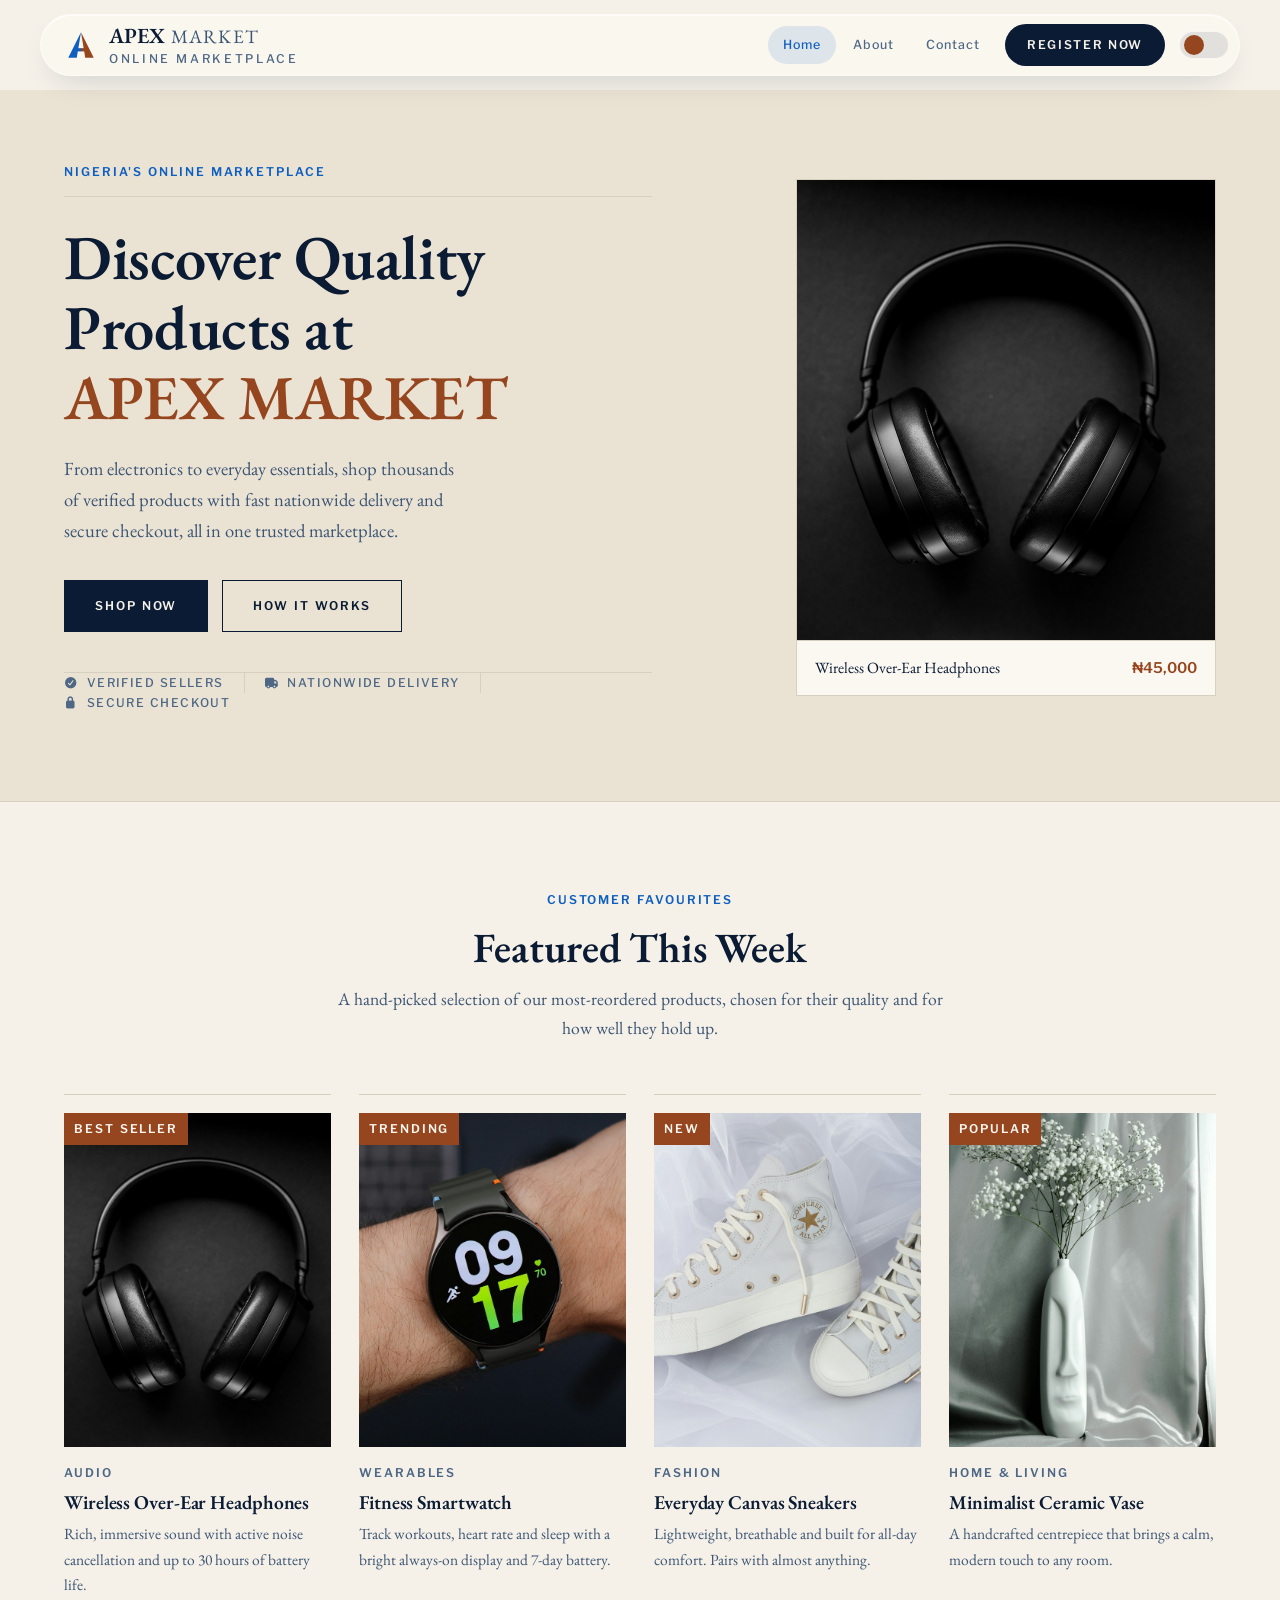
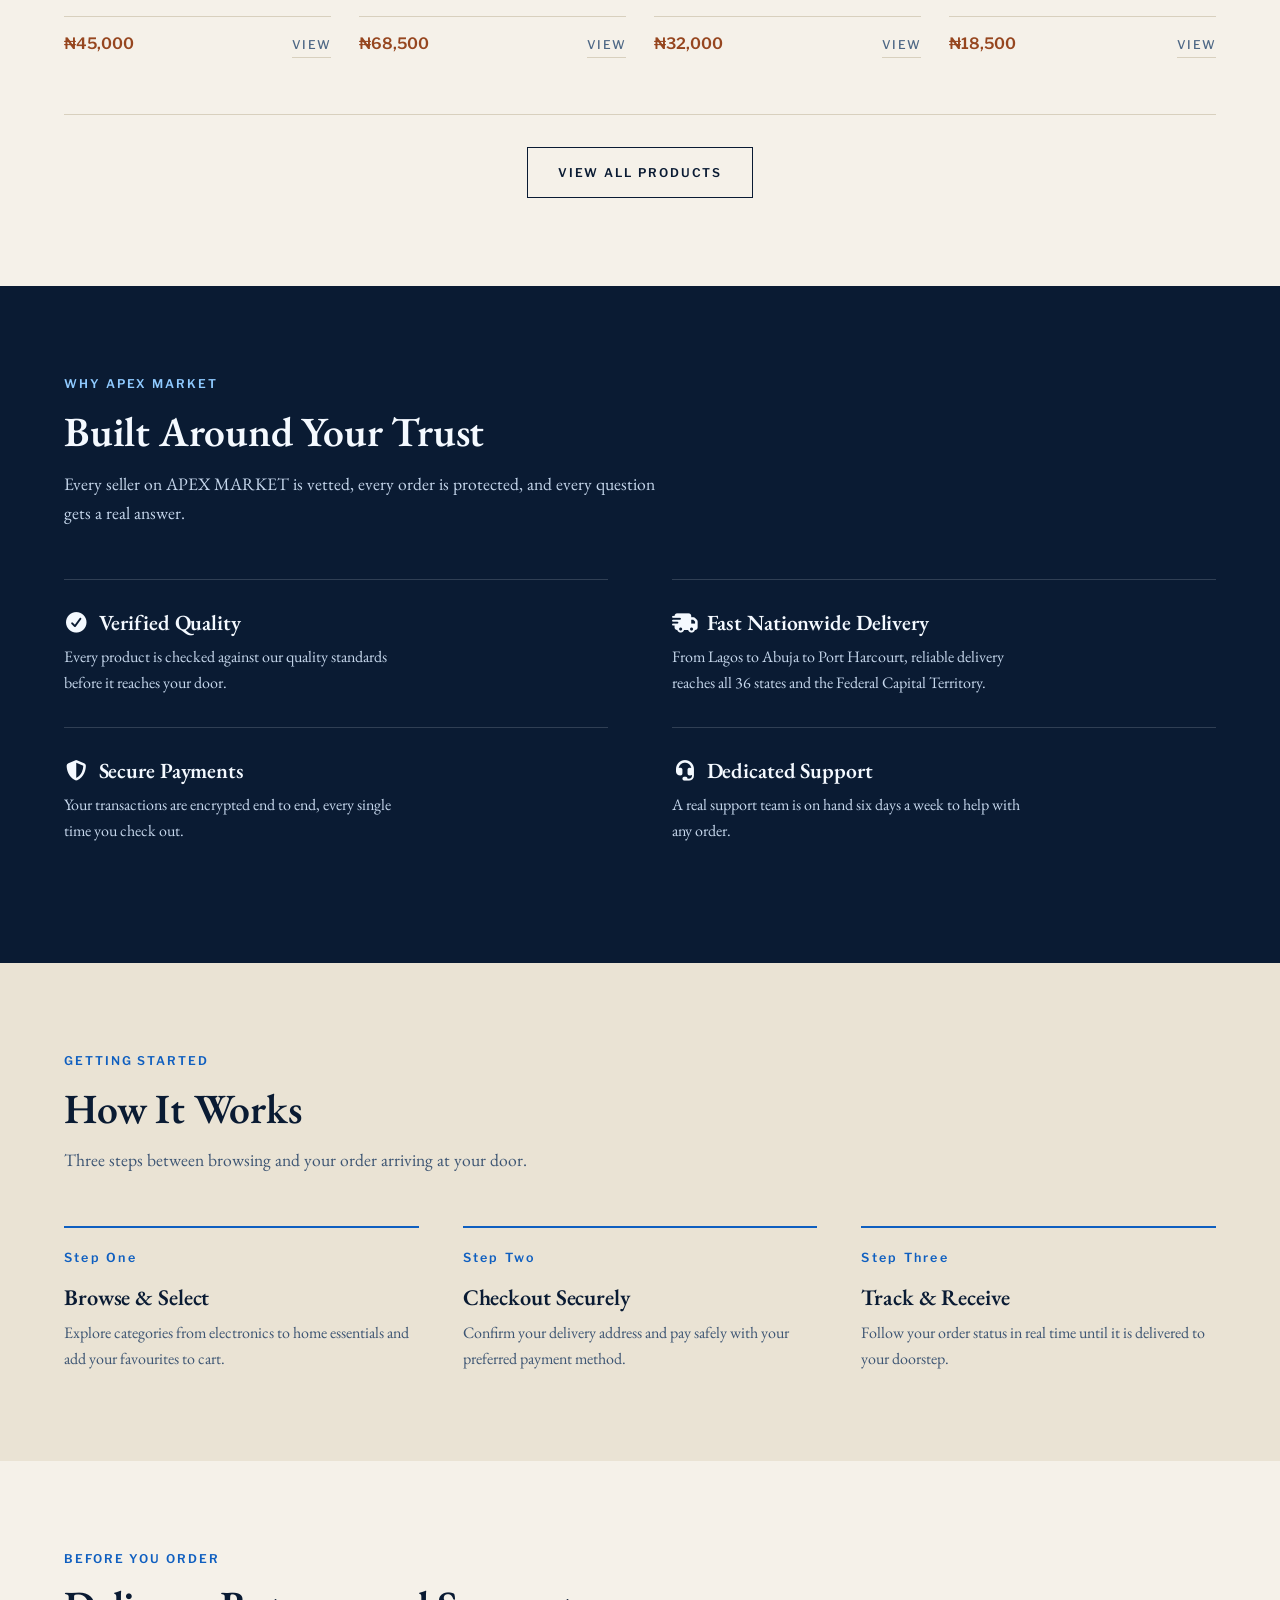
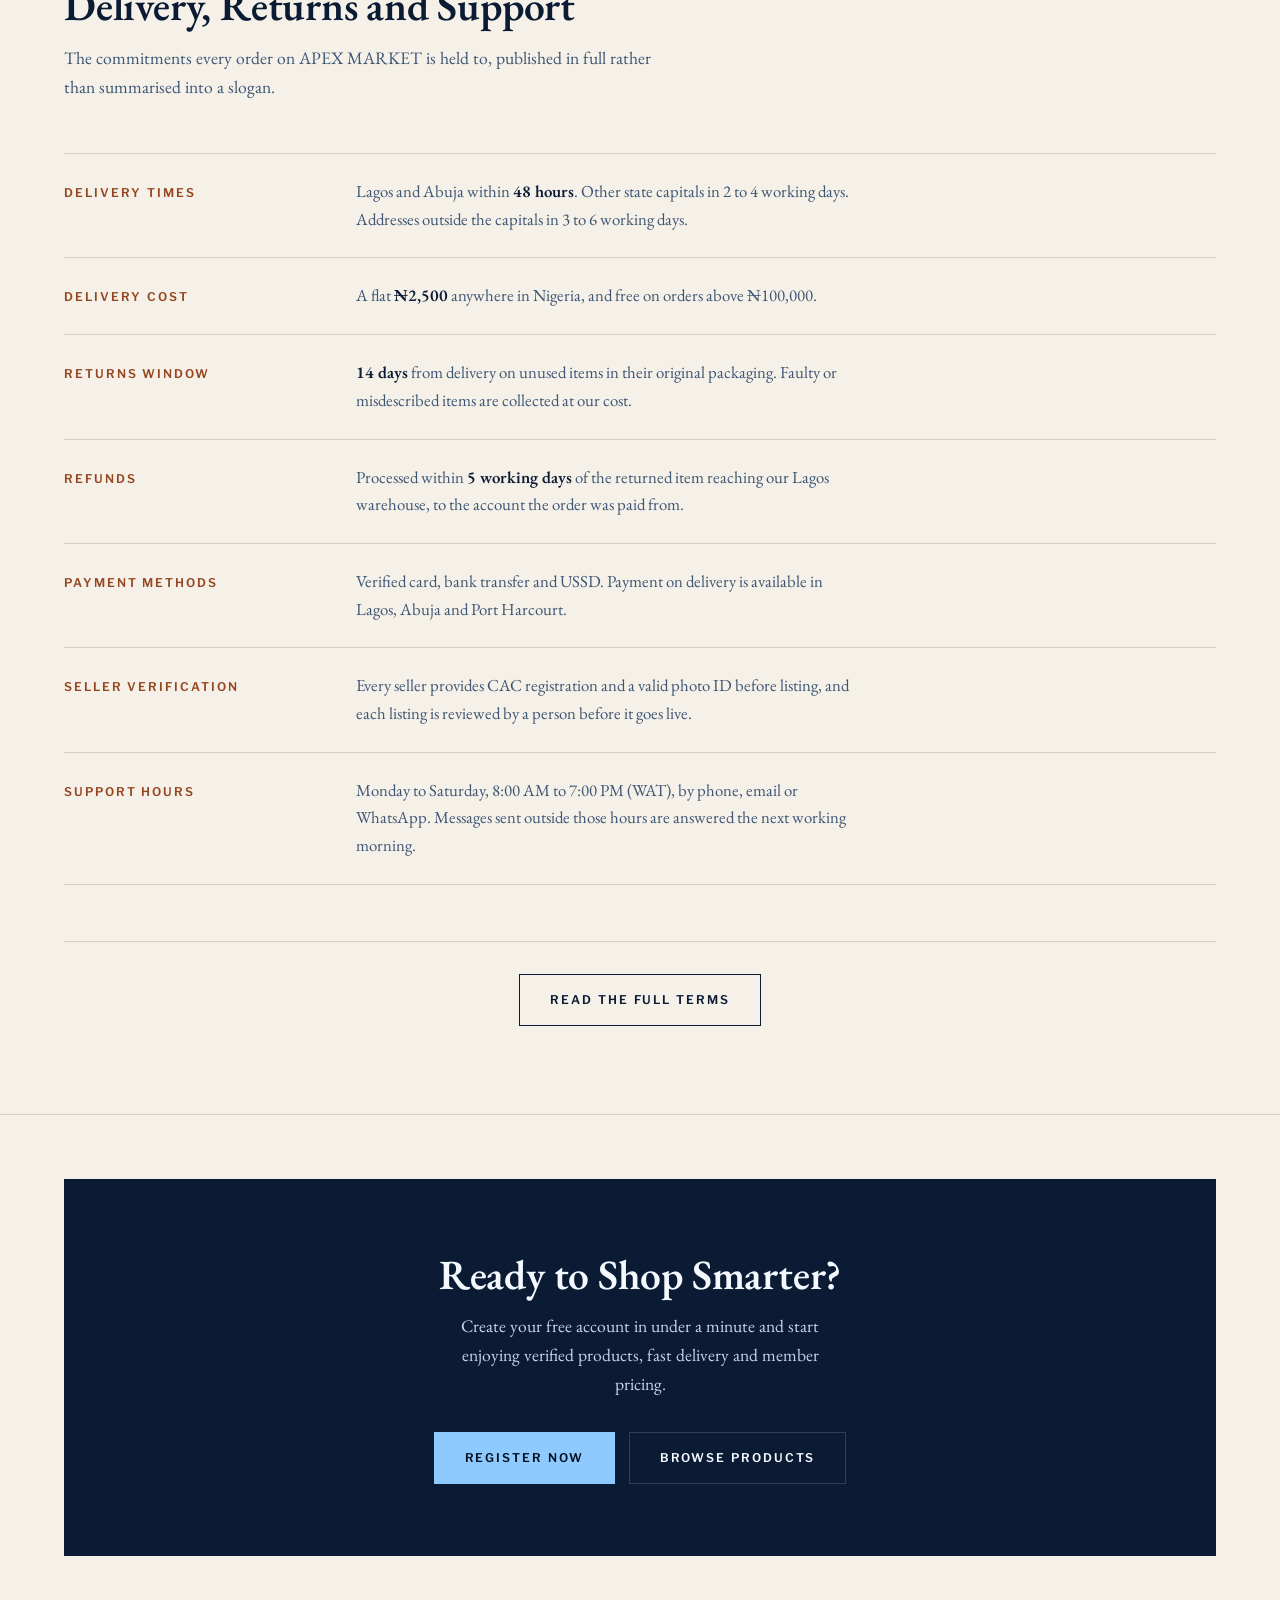
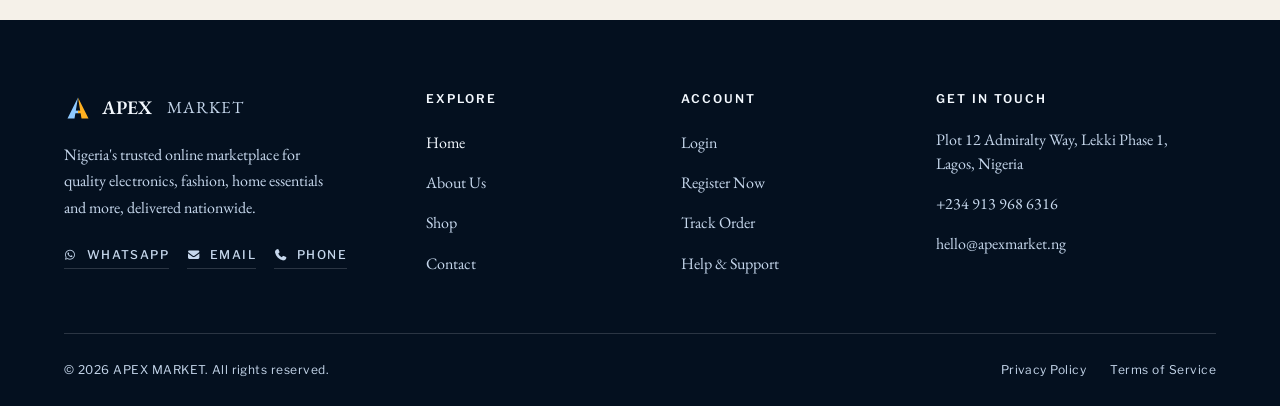
<file: index.html>
<!DOCTYPE html>
<html lang="en-NG">
<head>
  <meta charset="UTF-8">
  <meta name="viewport" content="width=device-width, initial-scale=1.0">
  <title>APEX MARKET | Nigeria's Online Marketplace for Quality Products</title>
  <meta name="description" content="Shop electronics, fashion, home essentials and more at APEX MARKET. Verified sellers, secure checkout and fast nationwide delivery across Nigeria.">

  <!-- Canonical, social preview and theme colour.

       One production origin declared in one place, so a link shared from a
       search result, a redirect or a pasted URL all resolve to the same
       address instead of splitting the page into several. The preview card
       carries the hero photograph at the 1200x630 the card formats crop to;
       it is an Unsplash URL like every other image here, so it inherits the
       same hotlink dependency they do and should become a local branded
       asset before launch.

       The two theme-color tags give the browser chrome the same surface the
       page uses, keyed on appearance the way every colour token in the
       stylesheet is. Without them the chrome stays its default grey while
       the page goes navy, which is the one seam a light/dark site cannot
       paint over itself. -->
  <link rel="canonical" href="https://apexmarket.ng/">
  <meta property="og:type" content="website">
  <meta property="og:site_name" content="APEX MARKET">
  <meta property="og:locale" content="en_NG">
  <meta property="og:url" content="https://apexmarket.ng/">
  <meta property="og:title" content="APEX MARKET | Nigeria's Online Marketplace for Quality Products">
  <meta property="og:description" content="Shop electronics, fashion, home essentials and more at APEX MARKET. Verified sellers, secure checkout and fast nationwide delivery across Nigeria.">
  <meta property="og:image" content="https://apexmarket.ng/images/og-card.jpg">
  <meta property="og:image:width" content="1200">
  <meta property="og:image:height" content="630">
  <meta property="og:image:alt" content="Premium wireless over-ear headphones, one of APEX MARKET's best-selling audio products">
  <meta name="twitter:card" content="summary_large_image">
  <meta name="twitter:title" content="APEX MARKET | Nigeria's Online Marketplace for Quality Products">
  <meta name="twitter:description" content="Shop electronics, fashion, home essentials and more at APEX MARKET. Verified sellers, secure checkout and fast nationwide delivery across Nigeria.">
  <meta name="twitter:image" content="https://apexmarket.ng/images/og-card.jpg">
  <meta name="theme-color" content="#f5f1e9" media="(prefers-color-scheme: light)">
  <meta name="theme-color" content="#04101f" media="(prefers-color-scheme: dark)">

  <!-- Preconnect + Google Fonts: EB Garamond (headings and body),
       Libre Franklin (labels, buttons and figures). Two families only. -->
  <link rel="preconnect" href="https://fonts.googleapis.com">
  <link rel="preconnect" href="https://fonts.gstatic.com" crossorigin>
  <link href="https://fonts.googleapis.com/css2?family=EB+Garamond:wght@400;500;600&family=Libre+Franklin:wght@400;500;600&display=swap" rel="stylesheet">

  <!-- Favicon -->
  <link rel="icon" type="image/svg+xml" href="favicon.svg">
  <!-- PNG fallbacks. Every current browser prefers the SVG above, but iOS
       ignores rel=icon for home-screen shortcuts and some link-preview
       services will not fetch an SVG at all. Baked in the light appearance,
       since a PNG cannot swap grounds the way the SVG does. -->
  <link rel="icon" type="image/png" sizes="32x32" href="favicon-32.png">
  <link rel="apple-touch-icon" sizes="180x180" href="apple-touch-icon.png">

  <!-- Site stylesheet -->
  <!-- Font Awesome icons (self-hosted) -->
  <link rel="stylesheet" href="vendor/fontawesome/css/all.min.css">
  <link rel="stylesheet" href="style.css">
</head>
<body>

  <!-- ================= Header / Navigation Start ================= -->
  <header>
    <a class="skip-link" href="#main">Skip to main content</a>
    <nav class="navbar" aria-label="Primary navigation">
      <div class="navbar-container">

        <a href="index.html" class="navbar-brand" aria-label="APEX MARKET home">
          <svg class="logo-mark" width="34" height="34" viewBox="0 0 32 32" xmlns="http://www.w3.org/2000/svg" aria-hidden="true" focusable="false">
            <polygon class="logo-mark-a-left" points="16,4 4,28 12,28"/>
            <polygon class="logo-mark-a-right" points="16,4 28,28 20,28"/>
            <rect class="logo-mark-a-left" x="12.5" y="19" width="4" height="3"/>
            <rect class="logo-mark-a-right" x="16" y="19" width="3.5" height="3"/>
          </svg>
          <span class="navbar-brand-text"><span class="brand-word-apex">APEX</span><span class="brand-word-market">MARKET</span><small>Online Marketplace</small></span>
        </a>

        <!-- Mobile menu toggle: real checkbox stays keyboard-focusable; the
             label beneath only draws the icon and is hidden from assistive tech -->
        <input type="checkbox" id="nav-toggle" class="nav-toggle-input" aria-controls="navbar-menu" aria-label="Toggle navigation menu">
        <label for="nav-toggle" class="nav-toggle-label" aria-hidden="true">
          <span class="bar"></span><span class="bar"></span><span class="bar"></span>
        </label>

        <ul class="navbar-menu" id="navbar-menu" role="list">
          <li><a href="index.html" class="navbar-link" aria-current="page">Home</a></li>
          <li><a href="about.html" class="navbar-link">About</a></li>
          <li><a href="contact.html" class="navbar-link">Contact</a></li>
          <li><a href="register.html" class="navbar-link navbar-link-cta">Register Now</a></li>
        </ul>

        <!-- Light / dark switch. Same checkbox trick as the menu above and
             equally scriptless: the page follows the operating system until
             this is ticked, and ticking it takes the opposite appearance.
             There is no storage behind it, so the choice lasts for the page. -->
        <div class="theme-switch-wrap">
          <input type="checkbox" id="theme-switch" class="theme-switch-input" aria-label="Use the opposite of my system light or dark appearance">
          <label for="theme-switch" class="theme-switch" title="Light / dark appearance" aria-hidden="true"></label>
        </div>

      </div>
    </nav>
  </header>
  <!-- ================= Header / Navigation End ================= -->

  <main id="main">

    <!-- ================= Hero Section Start ================= -->
    <section class="hero-section">
      <div class="hero-container">

        <div class="hero-content">
          <span class="hero-eyebrow">Nigeria's Online Marketplace</span>

          <h1 class="hero-title">
            Discover Quality Products at <span class="accent">APEX MARKET</span>
          </h1>

          <p class="hero-subtitle">
            From electronics to everyday essentials, shop thousands of verified
            products with fast nationwide delivery and secure checkout, all in
            one trusted marketplace.
          </p>

          <div class="hero-actions">
            <a href="shop.html" class="btn btn-primary">Shop Now</a>
            <a href="#how-it-works" class="btn btn-secondary">How It Works</a>
          </div>

          <ul class="hero-trust" role="list">
            <li class="hero-trust-item"><i class="fa-solid fa-circle-check" aria-hidden="true"></i> Verified Sellers</li>
            <li class="hero-trust-item"><i class="fa-solid fa-truck" aria-hidden="true"></i> Nationwide Delivery</li>
            <li class="hero-trust-item"><i class="fa-solid fa-lock" aria-hidden="true"></i> Secure Checkout</li>
          </ul>
        </div>

        <div class="hero-visual">
          <!-- One real product, captioned with what it is and what it costs,
               rather than a stack of floating badges quoting a rating we
               have no way of showing you. -->
          <figure class="hero-spotlight-card">
            <img fetchpriority="high" src="images/headphones-hero.jpg" alt="Premium wireless over-ear headphones, one of APEX MARKET's best-selling audio products" width="840" height="920">
            <figcaption class="hero-spotlight-tag">
              Wireless Over-Ear Headphones <span>&#8358;45,000</span>
            </figcaption>
          </figure>
        </div>

      </div>
    </section>
    <!-- ================= Hero Section End ================= -->

    <!-- ================= Featured Products Section Start ================= -->
    <section class="section section-white" id="featured" aria-labelledby="featured-heading">
      <div class="container">

        <div class="section-header center">
          <span class="section-eyebrow">Customer Favourites</span>
          <h2 id="featured-heading" class="section-title">Featured This Week</h2>
          <p class="section-subtitle">A hand-picked selection of our most-reordered products, chosen for their quality and for how well they hold up.</p>
        </div>

        <div class="product-grid">

          <!-- Product: Headphones -->
          <article class="product-card">
            <div class="product-img-wrap">
              <span class="product-badge">Best Seller</span>
              <img class="product-img" src="images/headphones.jpg" alt="Black over-ear wireless headphones on a dark surface" loading="lazy" width="700" height="875">
            </div>
            <div class="product-body">
              <span class="product-category">Audio</span>
              <h3 class="product-title">Wireless Over-Ear Headphones</h3>
              <p class="product-desc">Rich, immersive sound with active noise cancellation and up to 30 hours of battery life.</p>
              <div class="product-footer">
                <span class="product-price">&#8358;45,000</span>
                <a href="shop.html#electronics" class="product-link">View</a>
              </div>
            </div>
          </article>

          <!-- Product: Smartwatch -->
          <article class="product-card">
            <div class="product-img-wrap">
              <span class="product-badge">Trending</span>
              <img class="product-img" src="images/smartwatch.jpg" alt="Person wearing a modern smartwatch showing the watch face" loading="lazy" width="700" height="875">
            </div>
            <div class="product-body">
              <span class="product-category">Wearables</span>
              <h3 class="product-title">Fitness Smartwatch</h3>
              <p class="product-desc">Track workouts, heart rate and sleep with a bright always-on display and 7-day battery.</p>
              <div class="product-footer">
                <span class="product-price">&#8358;68,500</span>
                <a href="shop.html#electronics" class="product-link">View</a>
              </div>
            </div>
          </article>

          <!-- Product: Sneakers -->
          <article class="product-card">
            <div class="product-img-wrap">
              <span class="product-badge">New</span>
              <img class="product-img" src="images/canvas-sneakers.jpg" alt="A pair of clean white sneakers on a white background" loading="lazy" width="700" height="875">
            </div>
            <div class="product-body">
              <span class="product-category">Fashion</span>
              <h3 class="product-title">Everyday Canvas Sneakers</h3>
              <p class="product-desc">Lightweight, breathable and built for all-day comfort. Pairs with almost anything.</p>
              <div class="product-footer">
                <span class="product-price">&#8358;32,000</span>
                <a href="shop.html#fashion" class="product-link">View</a>
              </div>
            </div>
          </article>

          <!-- Product: Home Decor -->
          <article class="product-card">
            <div class="product-img-wrap">
              <span class="product-badge">Popular</span>
              <img class="product-img" src="images/ceramic-vase.jpg" alt="A minimalist white ceramic vase styled with baby's breath flowers" loading="lazy" width="700" height="875">
            </div>
            <div class="product-body">
              <span class="product-category">Home &amp; Living</span>
              <h3 class="product-title">Minimalist Ceramic Vase</h3>
              <p class="product-desc">A handcrafted centrepiece that brings a calm, modern touch to any room.</p>
              <div class="product-footer">
                <span class="product-price">&#8358;18,500</span>
                <a href="shop.html#home" class="product-link">View</a>
              </div>
            </div>
          </article>

        </div>

        <div class="products-footer-action">
          <a href="shop.html" class="btn btn-outline-dark">View All Products</a>
        </div>

      </div>
    </section>
    <!-- ================= Featured Products Section End ================= -->

    <!-- ================= Why Choose Us Section Start ================= -->
    <section class="section section-dark" aria-labelledby="why-heading">
      <div class="container">

        <div class="section-header">
          <span class="section-eyebrow">Why APEX MARKET</span>
          <h2 id="why-heading" class="section-title">Built Around Your Trust</h2>
          <p class="section-subtitle">Every seller on APEX MARKET is vetted, every order is protected, and every question gets a real answer.</p>
        </div>

        <div class="features-grid">

          <div class="feature-card">
            <h3 class="feature-title"><i class="fa-solid fa-circle-check" aria-hidden="true"></i> Verified Quality</h3>
            <p class="feature-text">Every product is checked against our quality standards before it reaches your door.</p>
          </div>

          <div class="feature-card">
            <h3 class="feature-title"><i class="fa-solid fa-truck-fast" aria-hidden="true"></i> Fast Nationwide Delivery</h3>
            <p class="feature-text">From Lagos to Abuja to Port Harcourt, reliable delivery reaches all 36 states and the Federal Capital Territory.</p>
          </div>

          <div class="feature-card">
            <h3 class="feature-title"><i class="fa-solid fa-shield-halved" aria-hidden="true"></i> Secure Payments</h3>
            <p class="feature-text">Your transactions are encrypted end to end, every single time you check out.</p>
          </div>

          <div class="feature-card">
            <h3 class="feature-title"><i class="fa-solid fa-headset" aria-hidden="true"></i> Dedicated Support</h3>
            <p class="feature-text">A real support team is on hand six days a week to help with any order.</p>
          </div>

        </div>

      </div>
    </section>
    <!-- ================= Why Choose Us Section End ================= -->

    <!-- ================= How It Works Section Start ================= -->
    <section class="section section-light" id="how-it-works" aria-labelledby="how-heading">
      <div class="container">

        <div class="section-header">
          <span class="section-eyebrow">Getting Started</span>
          <h2 id="how-heading" class="section-title">How It Works</h2>
          <p class="section-subtitle">Three steps between browsing and your order arriving at your door.</p>
        </div>

        <ol class="process-list">
          <li class="process-step">
            <span class="process-number">Step One</span>
            <h3 class="process-title">Browse &amp; Select</h3>
            <p class="process-text">Explore categories from electronics to home essentials and add your favourites to cart.</p>
          </li>
          <li class="process-step">
            <span class="process-number">Step Two</span>
            <h3 class="process-title">Checkout Securely</h3>
            <p class="process-text">Confirm your delivery address and pay safely with your preferred payment method.</p>
          </li>
          <li class="process-step">
            <span class="process-number">Step Three</span>
            <h3 class="process-title">Track &amp; Receive</h3>
            <p class="process-text">Follow your order status in real time until it is delivered to your doorstep.</p>
          </li>
        </ol>

      </div>
    </section>
    <!-- ================= How It Works Section End ================= -->

    <!-- ================= Terms of Shopping Section Start =================
         This block replaced a row of testimonial cards. Three invented
         shoppers awarding five stars each proves nothing; a published
         delivery window and returns period can be held against us. -->
    <section class="section section-white" aria-labelledby="terms-heading">
      <div class="container">

        <div class="section-header">
          <span class="section-eyebrow">Before You Order</span>
          <h2 id="terms-heading" class="section-title">Delivery, Returns and Support</h2>
          <p class="section-subtitle">The commitments every order on APEX MARKET is held to, published in full rather than summarised into a slogan.</p>
        </div>

        <dl class="spec-list">

          <div class="spec-row">
            <dt class="spec-term">Delivery Times</dt>
            <dd class="spec-desc">Lagos and Abuja within <strong>48 hours</strong>. Other state capitals in 2 to 4 working days. Addresses outside the capitals in 3 to 6 working days.</dd>
          </div>

          <div class="spec-row">
            <dt class="spec-term">Delivery Cost</dt>
            <dd class="spec-desc">A flat <strong>&#8358;2,500</strong> anywhere in Nigeria, and free on orders above &#8358;100,000.</dd>
          </div>

          <div class="spec-row">
            <dt class="spec-term">Returns Window</dt>
            <dd class="spec-desc"><strong>14 days</strong> from delivery on unused items in their original packaging. Faulty or misdescribed items are collected at our cost.</dd>
          </div>

          <div class="spec-row">
            <dt class="spec-term">Refunds</dt>
            <dd class="spec-desc">Processed within <strong>5 working days</strong> of the returned item reaching our Lagos warehouse, to the account the order was paid from.</dd>
          </div>

          <div class="spec-row">
            <dt class="spec-term">Payment Methods</dt>
            <dd class="spec-desc">Verified card, bank transfer and USSD. Payment on delivery is available in Lagos, Abuja and Port Harcourt.</dd>
          </div>

          <div class="spec-row">
            <dt class="spec-term">Seller Verification</dt>
            <dd class="spec-desc">Every seller provides CAC registration and a valid photo ID before listing, and each listing is reviewed by a person before it goes live.</dd>
          </div>

          <div class="spec-row">
            <dt class="spec-term">Support Hours</dt>
            <dd class="spec-desc">Monday to Saturday, 8:00 AM to 7:00 PM (WAT), by phone, email or WhatsApp. Messages sent outside those hours are answered the next working morning.</dd>
          </div>

        </dl>

        <div class="products-footer-action">
          <a href="terms.html" class="btn btn-outline-dark">Read the Full Terms</a>
        </div>

      </div>
    </section>
    <!-- ================= Terms of Shopping Section End ================= -->

    <!-- ================= CTA Banner Section Start ================= -->
    <section class="section section-white section-tight">
      <div class="container">
        <div class="cta-banner">
          <h2>Ready to Shop Smarter?</h2>
          <p>Create your free account in under a minute and start enjoying verified products, fast delivery and member pricing.</p>
          <div class="cta-banner-actions">
            <a href="register.html" class="btn btn-primary">Register Now</a>
            <a href="shop.html" class="btn btn-secondary">Browse Products</a>
          </div>
        </div>
      </div>
    </section>
    <!-- ================= CTA Banner Section End ================= -->

  </main>

  <!-- ================= Footer Start ================= -->
  <footer class="footer">
    <div class="container">
      <div class="footer-grid">

        <div>
          <a href="index.html" class="footer-brand" aria-label="APEX MARKET home">
            <svg class="logo-mark" width="28" height="28" viewBox="0 0 32 32" xmlns="http://www.w3.org/2000/svg" aria-hidden="true" focusable="false">
              <polygon class="logo-mark-a-left" points="16,4 4,28 12,28"/>
              <polygon class="logo-mark-a-right" points="16,4 28,28 20,28"/>
              <rect class="logo-mark-a-left" x="12.5" y="19" width="4" height="3"/>
              <rect class="logo-mark-a-right" x="16" y="19" width="3.5" height="3"/>
            </svg>
            <span class="brand-word-apex">APEX</span><span class="brand-word-market">MARKET</span>
          </a>
          <p class="footer-desc">Nigeria's trusted online marketplace for quality electronics, fashion, home essentials and more, delivered nationwide.</p>
          <!-- The three channels the Terms page already names - phone, email
               and WhatsApp - each pointing at something that answers. What
               stood here was four social accounts that do not exist, linked
               to "#" on all seven pages. -->
          <nav class="footer-social" aria-label="Ways to reach us">
            <a href="https://wa.me/2349139686316" class="footer-social-link"><i class="fa-brands fa-whatsapp" aria-hidden="true"></i> WhatsApp</a>
            <a href="mailto:hello@apexmarket.ng" class="footer-social-link"><i class="fa-solid fa-envelope" aria-hidden="true"></i> Email</a>
            <a href="tel:+2349139686316" class="footer-social-link"><i class="fa-solid fa-phone" aria-hidden="true"></i> Phone</a>
          </nav>
        </div>

        <nav aria-label="Footer navigation">
          <h3 class="footer-heading">Explore</h3>
          <ul class="footer-links" role="list">
            <li><a href="index.html" class="footer-link" aria-current="page">Home</a></li>
            <li><a href="about.html" class="footer-link">About Us</a></li>
            <li><a href="shop.html" class="footer-link">Shop</a></li>
            <li><a href="contact.html" class="footer-link">Contact</a></li>
          </ul>
        </nav>

        <nav aria-label="Account navigation">
          <h3 class="footer-heading">Account</h3>
          <ul class="footer-links" role="list">
            <li><a href="login.html" class="footer-link">Login</a></li>
            <li><a href="register.html" class="footer-link">Register Now</a></li>
            <li><a href="contact.html" class="footer-link">Track Order</a></li>
            <li><a href="contact.html" class="footer-link">Help &amp; Support</a></li>
          </ul>
        </nav>

        <div>
          <h3 class="footer-heading">Get in Touch</h3>
          <address class="footer-contact-item">Plot 12 Admiralty Way, Lekki Phase 1, Lagos, Nigeria</address>
          <div class="footer-contact-item"><a href="tel:+2349139686316">+234 913 968 6316</a></div>
          <div class="footer-contact-item"><a href="mailto:hello@apexmarket.ng">hello@apexmarket.ng</a></div>
        </div>

      </div>

      <div class="footer-bottom">
        <p>&copy; 2026 APEX MARKET. All rights reserved.</p>
        <div class="footer-bottom-links">
          <a href="privacy.html">Privacy Policy</a>
          <a href="terms.html">Terms of Service</a>
        </div>
      </div>
    </div>
  </footer>
  <!-- ================= Footer End ================= -->

</body>
</html>
</file>
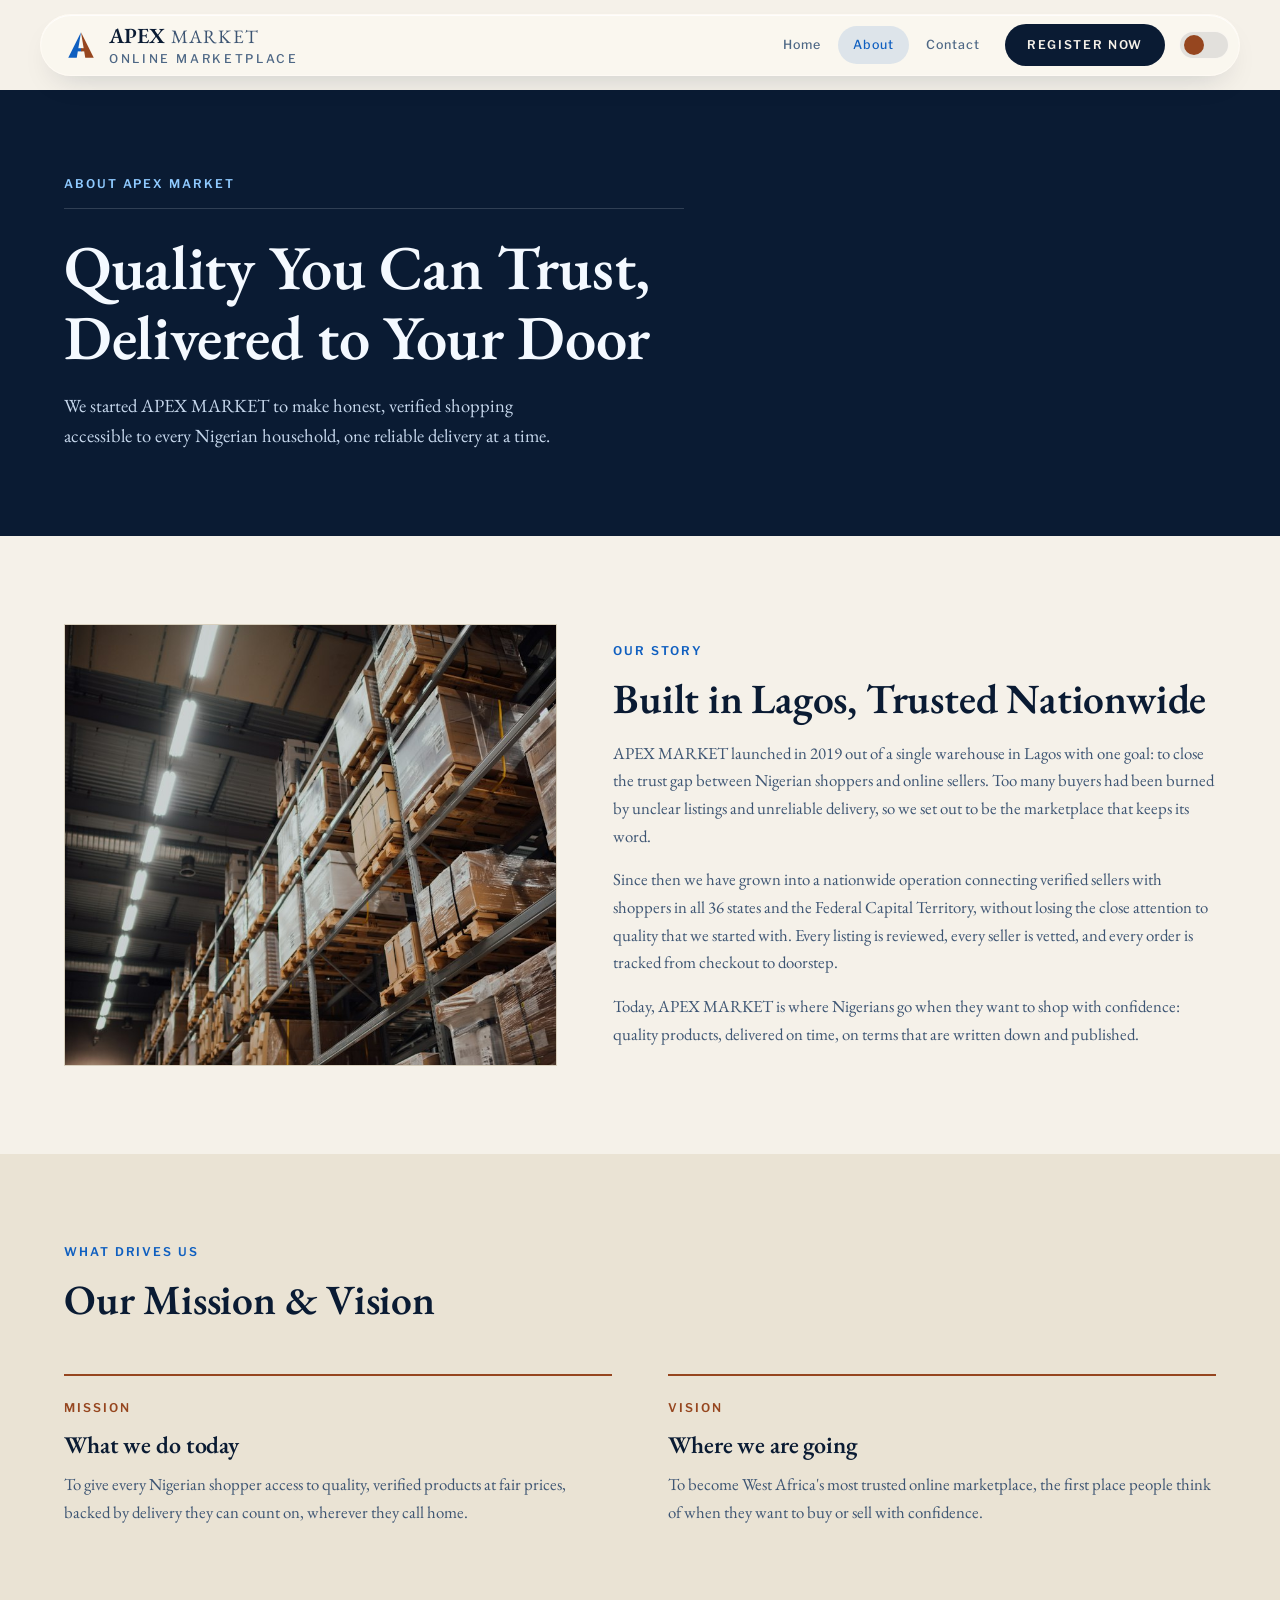
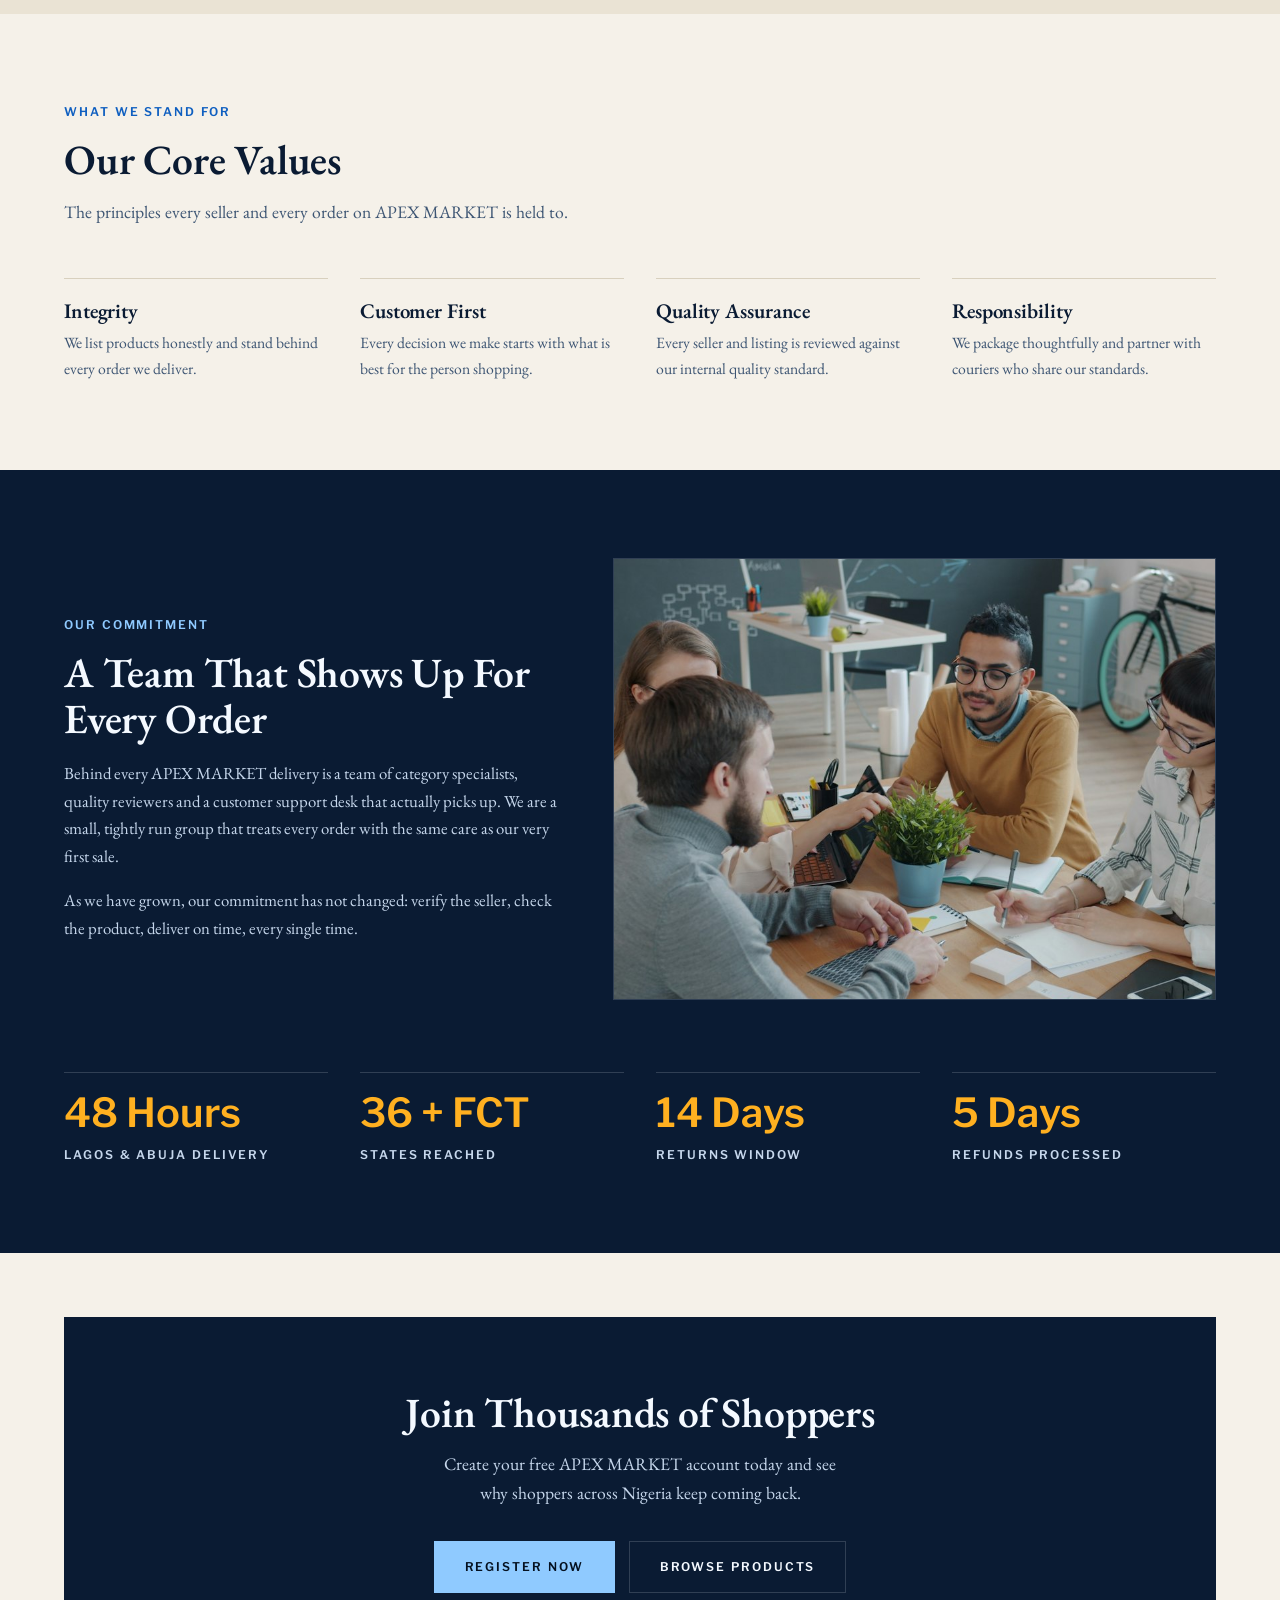
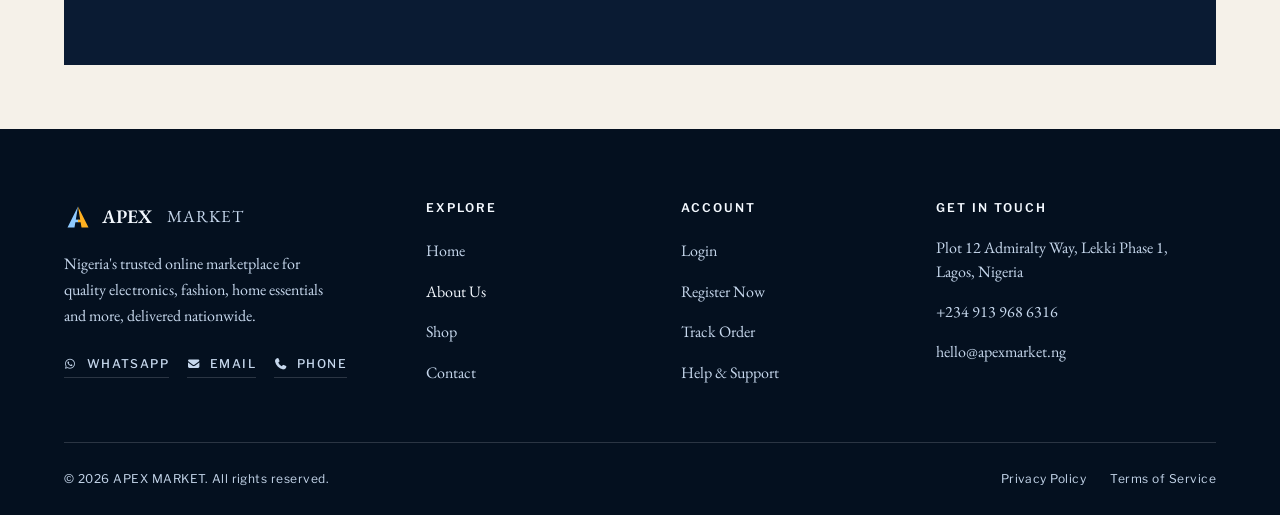
<file: about.html>
<!DOCTYPE html>
<html lang="en-NG">
<head>
  <meta charset="UTF-8">
  <meta name="viewport" content="width=device-width, initial-scale=1.0">
  <title>About Us | APEX MARKET</title>
  <meta name="description" content="Learn about APEX MARKET's mission, vision and core values, Nigeria's trusted online marketplace for quality, verified products delivered nationwide.">
  <link rel="canonical" href="https://apexmarket.ng/about.html">
  <meta property="og:type" content="website">
  <meta property="og:site_name" content="APEX MARKET">
  <meta property="og:locale" content="en_NG">
  <meta property="og:url" content="https://apexmarket.ng/about.html">
  <meta property="og:title" content="About Us | APEX MARKET">
  <meta property="og:description" content="Learn about APEX MARKET's mission, vision and core values, Nigeria's trusted online marketplace for quality, verified products delivered nationwide.">
  <meta property="og:image" content="https://apexmarket.ng/images/og-card.jpg">
  <meta property="og:image:width" content="1200">
  <meta property="og:image:height" content="630">
  <meta property="og:image:alt" content="Premium wireless over-ear headphones, one of APEX MARKET's best-selling audio products">
  <meta name="twitter:card" content="summary_large_image">
  <meta name="twitter:title" content="About Us | APEX MARKET">
  <meta name="twitter:description" content="Learn about APEX MARKET's mission, vision and core values, Nigeria's trusted online marketplace for quality, verified products delivered nationwide.">
  <meta name="twitter:image" content="https://apexmarket.ng/images/og-card.jpg">
  <meta name="theme-color" content="#f5f1e9" media="(prefers-color-scheme: light)">
  <meta name="theme-color" content="#04101f" media="(prefers-color-scheme: dark)">

  <link rel="preconnect" href="https://fonts.googleapis.com">
  <link rel="preconnect" href="https://fonts.gstatic.com" crossorigin>
  <link href="https://fonts.googleapis.com/css2?family=EB+Garamond:wght@400;500;600&family=Libre+Franklin:wght@400;500;600&display=swap" rel="stylesheet">

  <link rel="icon" type="image/svg+xml" href="favicon.svg">
  <!-- PNG fallbacks. Every current browser prefers the SVG above, but iOS
       ignores rel=icon for home-screen shortcuts and some link-preview
       services will not fetch an SVG at all. Baked in the light appearance,
       since a PNG cannot swap grounds the way the SVG does. -->
  <link rel="icon" type="image/png" sizes="32x32" href="favicon-32.png">
  <link rel="apple-touch-icon" sizes="180x180" href="apple-touch-icon.png">
  <!-- Font Awesome icons (self-hosted) -->
  <link rel="stylesheet" href="vendor/fontawesome/css/all.min.css">
  <link rel="stylesheet" href="style.css">
</head>
<body>

  <!-- ================= Header / Navigation Start ================= -->
  <header>
    <a class="skip-link" href="#main">Skip to main content</a>
    <nav class="navbar" aria-label="Primary navigation">
      <div class="navbar-container">

        <a href="index.html" class="navbar-brand" aria-label="APEX MARKET home">
          <svg class="logo-mark" width="34" height="34" viewBox="0 0 32 32" xmlns="http://www.w3.org/2000/svg" aria-hidden="true" focusable="false">
            <polygon class="logo-mark-a-left" points="16,4 4,28 12,28"/>
            <polygon class="logo-mark-a-right" points="16,4 28,28 20,28"/>
            <rect class="logo-mark-a-left" x="12.5" y="19" width="4" height="3"/>
            <rect class="logo-mark-a-right" x="16" y="19" width="3.5" height="3"/>
          </svg>
          <span class="navbar-brand-text"><span class="brand-word-apex">APEX</span><span class="brand-word-market">MARKET</span><small>Online Marketplace</small></span>
        </a>

        <input type="checkbox" id="nav-toggle" class="nav-toggle-input" aria-controls="navbar-menu" aria-label="Toggle navigation menu">
        <label for="nav-toggle" class="nav-toggle-label" aria-hidden="true">
          <span class="bar"></span><span class="bar"></span><span class="bar"></span>
        </label>

        <ul class="navbar-menu" id="navbar-menu" role="list">
          <li><a href="index.html" class="navbar-link">Home</a></li>
          <li><a href="about.html" class="navbar-link" aria-current="page">About</a></li>
          <li><a href="contact.html" class="navbar-link">Contact</a></li>
          <li><a href="register.html" class="navbar-link navbar-link-cta">Register Now</a></li>
        </ul>

        <!-- Light / dark switch. Same checkbox trick as the menu above and
             equally scriptless: the page follows the operating system until
             this is ticked, and ticking it takes the opposite appearance.
             There is no storage behind it, so the choice lasts for the page. -->
        <div class="theme-switch-wrap">
          <input type="checkbox" id="theme-switch" class="theme-switch-input" aria-label="Use the opposite of my system light or dark appearance">
          <label for="theme-switch" class="theme-switch" title="Light / dark appearance" aria-hidden="true"></label>
        </div>

      </div>
    </nav>
  </header>
  <!-- ================= Header / Navigation End ================= -->

  <main id="main">

    <!-- ================= Page Hero Start ================= -->
    <section class="page-hero">
      <div class="container">
        <span class="page-hero-eyebrow">About APEX MARKET</span>
        <h1>Quality You Can Trust, Delivered to Your Door</h1>
        <p>We started APEX MARKET to make honest, verified shopping accessible to every Nigerian household, one reliable delivery at a time.</p>
      </div>
    </section>
    <!-- ================= Page Hero End ================= -->

    <!-- ================= Our Story Section Start ================= -->
    <section class="section section-white" aria-labelledby="story-heading">
      <div class="container">
        <div class="story-grid">

          <figure class="story-img-wrap">
            <img src="images/warehouse-shelving.jpg" alt="Rows of neatly organised cardboard boxes on warehouse shelving" loading="lazy" width="900" height="700">
          </figure>

          <div class="story-content">
            <span class="section-eyebrow">Our Story</span>
            <h2 id="story-heading">Built in Lagos, Trusted Nationwide</h2>
            <p>APEX MARKET launched in 2019 out of a single warehouse in Lagos with one goal: to close the trust gap between Nigerian shoppers and online sellers. Too many buyers had been burned by unclear listings and unreliable delivery, so we set out to be the marketplace that keeps its word.</p>
            <p>Since then we have grown into a nationwide operation connecting verified sellers with shoppers in all 36 states and the Federal Capital Territory, without losing the close attention to quality that we started with. Every listing is reviewed, every seller is vetted, and every order is tracked from checkout to doorstep.</p>
            <p>Today, APEX MARKET is where Nigerians go when they want to shop with confidence: quality products, delivered on time, on terms that are written down and published.</p>
          </div>

        </div>
      </div>
    </section>
    <!-- ================= Our Story Section End ================= -->

    <!-- ================= Mission & Vision Section Start ================= -->
    <section class="section section-light" aria-labelledby="mv-heading">
      <div class="container">
        <div class="section-header">
          <span class="section-eyebrow">What Drives Us</span>
          <h2 id="mv-heading" class="section-title">Our Mission &amp; Vision</h2>
        </div>

        <div class="mv-grid">
          <div class="mv-card">
            <span class="mv-label">Mission</span>
            <h3>What we do today</h3>
            <p>To give every Nigerian shopper access to quality, verified products at fair prices, backed by delivery they can count on, wherever they call home.</p>
          </div>
          <div class="mv-card">
            <span class="mv-label">Vision</span>
            <h3>Where we are going</h3>
            <p>To become West Africa's most trusted online marketplace, the first place people think of when they want to buy or sell with confidence.</p>
          </div>
        </div>
      </div>
    </section>
    <!-- ================= Mission & Vision Section End ================= -->

    <!-- ================= Core Values Section Start ================= -->
    <section class="section section-white" aria-labelledby="values-heading">
      <div class="container">
        <div class="section-header">
          <span class="section-eyebrow">What We Stand For</span>
          <h2 id="values-heading" class="section-title">Our Core Values</h2>
          <p class="section-subtitle">The principles every seller and every order on APEX MARKET is held to.</p>
        </div>

        <div class="values-grid">
          <div class="value-card">
            <h3>Integrity</h3>
            <p>We list products honestly and stand behind every order we deliver.</p>
          </div>
          <div class="value-card">
            <h3>Customer First</h3>
            <p>Every decision we make starts with what is best for the person shopping.</p>
          </div>
          <div class="value-card">
            <h3>Quality Assurance</h3>
            <p>Every seller and listing is reviewed against our internal quality standard.</p>
          </div>
          <div class="value-card">
            <h3>Responsibility</h3>
            <p>We package thoughtfully and partner with couriers who share our standards.</p>
          </div>
        </div>
      </div>
    </section>
    <!-- ================= Core Values Section End ================= -->

    <!-- ================= Team & Achievements Section Start ================= -->
    <section class="section section-dark" aria-labelledby="team-heading">
      <div class="container">
        <div class="story-grid">

          <div class="story-content">
            <span class="section-eyebrow">Our Commitment</span>
            <h2 id="team-heading">A Team That Shows Up For Every Order</h2>
            <p>Behind every APEX MARKET delivery is a team of category specialists, quality reviewers and a customer support desk that actually picks up. We are a small, tightly run group that treats every order with the same care as our very first sale.</p>
            <p>As we have grown, our commitment has not changed: verify the seller, check the product, deliver on time, every single time.</p>
          </div>

          <figure class="story-img-wrap">
            <img src="images/team-collaborating.jpg" alt="A diverse team collaborating around a table in a modern office" loading="lazy" width="900" height="700">
          </figure>

        </div>

        <!-- Four published commitments rather than four round numbers.
             "50K+ Orders Delivered" and "2,400+ Verified Sellers" held the
             first and third slots; both are the same invented social proof
             the home page threw its testimonials out for, and a reader has no
             way to check either one. Every figure below is stated in full on
             the Terms page, where it can be held against us. -->
        <div class="stats-grid team-stats">
          <div class="stat-card">
            <span class="stat-number">48 Hours</span>
            <span class="stat-label">Lagos &amp; Abuja Delivery</span>
          </div>
          <div class="stat-card">
            <span class="stat-number">36 + FCT</span>
            <span class="stat-label">States Reached</span>
          </div>
          <div class="stat-card">
            <span class="stat-number">14 Days</span>
            <span class="stat-label">Returns Window</span>
          </div>
          <div class="stat-card">
            <span class="stat-number">5 Days</span>
            <span class="stat-label">Refunds Processed</span>
          </div>
        </div>
      </div>
    </section>
    <!-- ================= Team & Achievements Section End ================= -->

    <!-- ================= CTA Banner Section Start ================= -->
    <section class="section section-white section-tight">
      <div class="container">
        <div class="cta-banner">
          <h2>Join Thousands of Shoppers</h2>
          <p>Create your free APEX MARKET account today and see why shoppers across Nigeria keep coming back.</p>
          <div class="cta-banner-actions">
            <a href="register.html" class="btn btn-primary">Register Now</a>
            <a href="shop.html" class="btn btn-secondary">Browse Products</a>
          </div>
        </div>
      </div>
    </section>
    <!-- ================= CTA Banner Section End ================= -->

  </main>

  <!-- ================= Footer Start ================= -->
  <footer class="footer">
    <div class="container">
      <div class="footer-grid">

        <div>
          <a href="index.html" class="footer-brand" aria-label="APEX MARKET home">
            <svg class="logo-mark" width="28" height="28" viewBox="0 0 32 32" xmlns="http://www.w3.org/2000/svg" aria-hidden="true" focusable="false">
              <polygon class="logo-mark-a-left" points="16,4 4,28 12,28"/>
              <polygon class="logo-mark-a-right" points="16,4 28,28 20,28"/>
              <rect class="logo-mark-a-left" x="12.5" y="19" width="4" height="3"/>
              <rect class="logo-mark-a-right" x="16" y="19" width="3.5" height="3"/>
            </svg>
            <span class="brand-word-apex">APEX</span><span class="brand-word-market">MARKET</span>
          </a>
          <p class="footer-desc">Nigeria's trusted online marketplace for quality electronics, fashion, home essentials and more, delivered nationwide.</p>
          <!-- The three channels the Terms page already names - phone, email
               and WhatsApp - each pointing at something that answers. What
               stood here was four social accounts that do not exist, linked
               to "#" on all seven pages. -->
          <nav class="footer-social" aria-label="Ways to reach us">
            <a href="https://wa.me/2349139686316" class="footer-social-link"><i class="fa-brands fa-whatsapp" aria-hidden="true"></i> WhatsApp</a>
            <a href="mailto:hello@apexmarket.ng" class="footer-social-link"><i class="fa-solid fa-envelope" aria-hidden="true"></i> Email</a>
            <a href="tel:+2349139686316" class="footer-social-link"><i class="fa-solid fa-phone" aria-hidden="true"></i> Phone</a>
          </nav>
        </div>

        <nav aria-label="Footer navigation">
          <h3 class="footer-heading">Explore</h3>
          <ul class="footer-links" role="list">
            <li><a href="index.html" class="footer-link">Home</a></li>
            <li><a href="about.html" class="footer-link" aria-current="page">About Us</a></li>
            <li><a href="shop.html" class="footer-link">Shop</a></li>
            <li><a href="contact.html" class="footer-link">Contact</a></li>
          </ul>
        </nav>

        <nav aria-label="Account navigation">
          <h3 class="footer-heading">Account</h3>
          <ul class="footer-links" role="list">
            <li><a href="login.html" class="footer-link">Login</a></li>
            <li><a href="register.html" class="footer-link">Register Now</a></li>
            <li><a href="contact.html" class="footer-link">Track Order</a></li>
            <li><a href="contact.html" class="footer-link">Help &amp; Support</a></li>
          </ul>
        </nav>

        <div>
          <h3 class="footer-heading">Get in Touch</h3>
          <address class="footer-contact-item">Plot 12 Admiralty Way, Lekki Phase 1, Lagos, Nigeria</address>
          <div class="footer-contact-item"><a href="tel:+2349139686316">+234 913 968 6316</a></div>
          <div class="footer-contact-item"><a href="mailto:hello@apexmarket.ng">hello@apexmarket.ng</a></div>
        </div>

      </div>

      <div class="footer-bottom">
        <p>&copy; 2026 APEX MARKET. All rights reserved.</p>
        <div class="footer-bottom-links">
          <a href="privacy.html">Privacy Policy</a>
          <a href="terms.html">Terms of Service</a>
        </div>
      </div>
    </div>
  </footer>
  <!-- ================= Footer End ================= -->

</body>
</html>
</file>
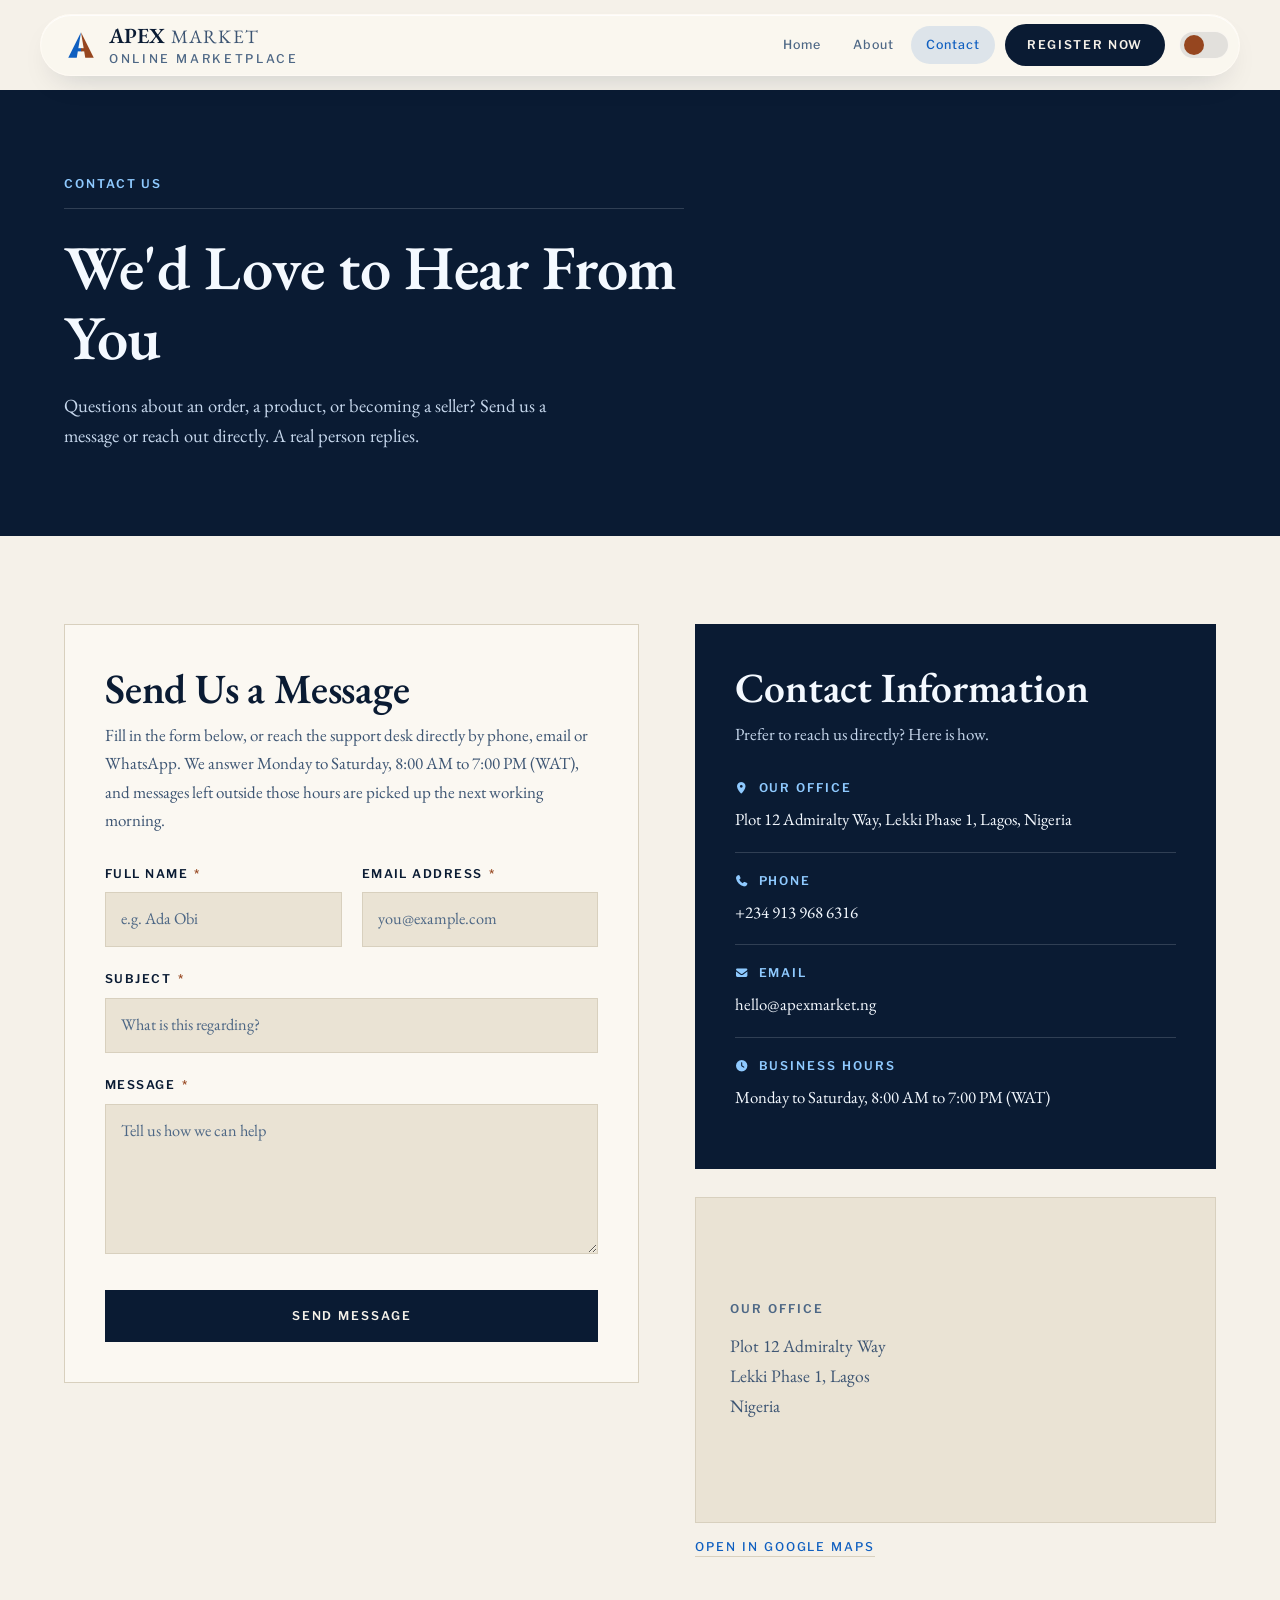
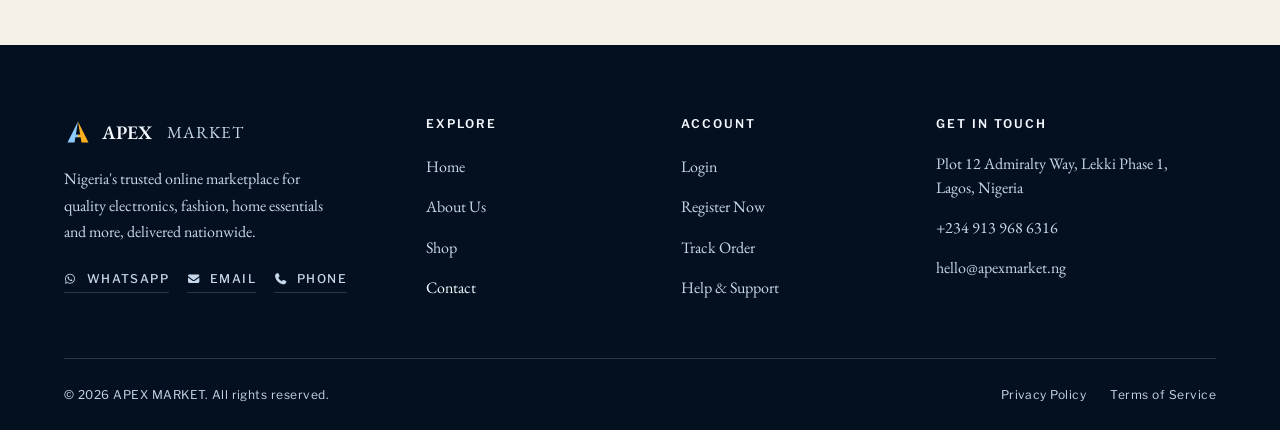
<file: contact.html>
<!DOCTYPE html>
<html lang="en-NG">
<head>
  <meta charset="UTF-8">
  <meta name="viewport" content="width=device-width, initial-scale=1.0">
  <title>Contact Us | APEX MARKET</title>
  <meta name="description" content="Get in touch with APEX MARKET. Send us a message, find our contact details, or locate our Lagos office on the map.">
  <link rel="canonical" href="https://apexmarket.ng/contact.html">
  <meta property="og:type" content="website">
  <meta property="og:site_name" content="APEX MARKET">
  <meta property="og:locale" content="en_NG">
  <meta property="og:url" content="https://apexmarket.ng/contact.html">
  <meta property="og:title" content="Contact Us | APEX MARKET">
  <meta property="og:description" content="Get in touch with APEX MARKET. Send us a message, find our contact details, or locate our Lagos office on the map.">
  <meta property="og:image" content="https://apexmarket.ng/images/og-card.jpg">
  <meta property="og:image:width" content="1200">
  <meta property="og:image:height" content="630">
  <meta property="og:image:alt" content="Premium wireless over-ear headphones, one of APEX MARKET's best-selling audio products">
  <meta name="twitter:card" content="summary_large_image">
  <meta name="twitter:title" content="Contact Us | APEX MARKET">
  <meta name="twitter:description" content="Get in touch with APEX MARKET. Send us a message, find our contact details, or locate our Lagos office on the map.">
  <meta name="twitter:image" content="https://apexmarket.ng/images/og-card.jpg">
  <meta name="theme-color" content="#f5f1e9" media="(prefers-color-scheme: light)">
  <meta name="theme-color" content="#04101f" media="(prefers-color-scheme: dark)">

  <link rel="preconnect" href="https://fonts.googleapis.com">
  <link rel="preconnect" href="https://fonts.gstatic.com" crossorigin>
  <link href="https://fonts.googleapis.com/css2?family=EB+Garamond:wght@400;500;600&family=Libre+Franklin:wght@400;500;600&display=swap" rel="stylesheet">

  <link rel="icon" type="image/svg+xml" href="favicon.svg">
  <!-- PNG fallbacks. Every current browser prefers the SVG above, but iOS
       ignores rel=icon for home-screen shortcuts and some link-preview
       services will not fetch an SVG at all. Baked in the light appearance,
       since a PNG cannot swap grounds the way the SVG does. -->
  <link rel="icon" type="image/png" sizes="32x32" href="favicon-32.png">
  <link rel="apple-touch-icon" sizes="180x180" href="apple-touch-icon.png">
  <!-- Font Awesome icons (self-hosted) -->
  <link rel="stylesheet" href="vendor/fontawesome/css/all.min.css">
  <link rel="stylesheet" href="style.css">
</head>
<body>

  <!-- ================= Header / Navigation Start ================= -->
  <header>
    <a class="skip-link" href="#main">Skip to main content</a>
    <nav class="navbar" aria-label="Primary navigation">
      <div class="navbar-container">

        <a href="index.html" class="navbar-brand" aria-label="APEX MARKET home">
          <svg class="logo-mark" width="34" height="34" viewBox="0 0 32 32" xmlns="http://www.w3.org/2000/svg" aria-hidden="true" focusable="false">
            <polygon class="logo-mark-a-left" points="16,4 4,28 12,28"/>
            <polygon class="logo-mark-a-right" points="16,4 28,28 20,28"/>
            <rect class="logo-mark-a-left" x="12.5" y="19" width="4" height="3"/>
            <rect class="logo-mark-a-right" x="16" y="19" width="3.5" height="3"/>
          </svg>
          <span class="navbar-brand-text"><span class="brand-word-apex">APEX</span><span class="brand-word-market">MARKET</span><small>Online Marketplace</small></span>
        </a>

        <input type="checkbox" id="nav-toggle" class="nav-toggle-input" aria-controls="navbar-menu" aria-label="Toggle navigation menu">
        <label for="nav-toggle" class="nav-toggle-label" aria-hidden="true">
          <span class="bar"></span><span class="bar"></span><span class="bar"></span>
        </label>

        <ul class="navbar-menu" id="navbar-menu" role="list">
          <li><a href="index.html" class="navbar-link">Home</a></li>
          <li><a href="about.html" class="navbar-link">About</a></li>
          <li><a href="contact.html" class="navbar-link" aria-current="page">Contact</a></li>
          <li><a href="register.html" class="navbar-link navbar-link-cta">Register Now</a></li>
        </ul>

        <!-- Light / dark switch. Same checkbox trick as the menu above and
             equally scriptless: the page follows the operating system until
             this is ticked, and ticking it takes the opposite appearance.
             There is no storage behind it, so the choice lasts for the page. -->
        <div class="theme-switch-wrap">
          <input type="checkbox" id="theme-switch" class="theme-switch-input" aria-label="Use the opposite of my system light or dark appearance">
          <label for="theme-switch" class="theme-switch" title="Light / dark appearance" aria-hidden="true"></label>
        </div>

      </div>
    </nav>
  </header>
  <!-- ================= Header / Navigation End ================= -->

  <main id="main">

    <!-- ================= Page Hero Start ================= -->
    <section class="page-hero">
      <div class="container">
        <span class="page-hero-eyebrow">Contact Us</span>
        <h1>We'd Love to Hear From You</h1>
        <p>Questions about an order, a product, or becoming a seller? Send us a message or reach out directly. A real person replies.</p>
      </div>
    </section>
    <!-- ================= Page Hero End ================= -->

    <!-- ================= Contact Form & Info Section Start ================= -->
    <section class="section section-white" aria-labelledby="contact-heading">
      <div class="container">
        <div class="contact-layout">

          <!-- Contact form posts to Formspree, so it works without any
               JavaScript. Kept the browser's own required-field checking
               (no novalidate) since that is the only client-side feedback
               on a site with no script. -->
          <form class="contact-form" action="https://formspree.io/f/mgawggyo" method="post">
            <h2 id="contact-heading">Send Us a Message</h2>
            <p>Fill in the form below, or reach the support desk directly by phone, email or WhatsApp. We answer Monday to Saturday, 8:00 AM to 7:00 PM (WAT), and messages left outside those hours are picked up the next working morning.</p>

            <div class="form-row">
              <div class="form-group">
                <label for="contact-name" class="form-label">Full Name <span class="required">*</span></label>
                <input type="text" id="contact-name" name="name" class="form-input" placeholder="e.g. Ada Obi" autocomplete="name" required>
              </div>
              <div class="form-group">
                <label for="contact-email" class="form-label">Email Address <span class="required">*</span></label>
                <input type="email" id="contact-email" name="email" class="form-input" placeholder="you@example.com" autocomplete="email" required>
              </div>
            </div>

            <div class="form-group">
              <label for="contact-subject" class="form-label">Subject <span class="required">*</span></label>
              <input type="text" id="contact-subject" name="subject" class="form-input" placeholder="What is this regarding?" required>
            </div>

            <div class="form-group">
              <label for="contact-message" class="form-label">Message <span class="required">*</span></label>
              <textarea id="contact-message" name="message" class="form-textarea" placeholder="Tell us how we can help" required></textarea>
            </div>

            <button type="submit" class="btn btn-primary btn-block">Send Message</button>
          </form>

          <!-- Contact info + map -->
          <div>
            <div class="contact-info-card">
              <h2>Contact Information</h2>
              <p>Prefer to reach us directly? Here is how.</p>

              <div class="contact-info-item">
                <span class="contact-info-label"><i class="fa-solid fa-location-dot" aria-hidden="true"></i> Our Office</span>
                <address>Plot 12 Admiralty Way, Lekki Phase 1, Lagos, Nigeria</address>
              </div>

              <div class="contact-info-item">
                <span class="contact-info-label"><i class="fa-solid fa-phone" aria-hidden="true"></i> Phone</span>
                <a href="tel:+2349139686316">+234 913 968 6316</a>
              </div>

              <div class="contact-info-item">
                <span class="contact-info-label"><i class="fa-solid fa-envelope" aria-hidden="true"></i> Email</span>
                <a href="mailto:hello@apexmarket.ng">hello@apexmarket.ng</a>
              </div>

              <div class="contact-info-item">
                <span class="contact-info-label"><i class="fa-solid fa-clock" aria-hidden="true"></i> Business Hours</span>
                <span>Monday to Saturday, 8:00 AM to 7:00 PM (WAT)</span>
              </div>
            </div>

            <!-- Map: a basic embed, so no API key is needed. The address
                 sits behind the iframe rather than beside it, so a map that
                 is blocked, offline or still loading leaves something
                 readable instead of an empty rectangle. The link below the
                 frame stays outside it, where it is always clickable. -->
            <div class="map-wrapper">
              <p class="map-fallback">
                <span class="map-fallback-label">Our office</span>
                Plot 12 Admiralty Way<br>
                Lekki Phase 1, Lagos<br>
                Nigeria
              </p>
              <iframe
                src="https://maps.google.com/maps?q=Admiralty%20Way%2C%20Lekki%20Phase%201%2C%20Lagos%2C%20Nigeria&output=embed"
                title="Map showing the APEX MARKET office in Lekki Phase 1, Lagos, Nigeria"
                loading="lazy"
                referrerpolicy="no-referrer-when-downgrade">
              </iframe>
            </div>
            <p class="map-caption">
              <a href="https://www.google.com/maps/search/?api=1&amp;query=Plot+12+Admiralty+Way%2C+Lekki+Phase+1%2C+Lagos%2C+Nigeria" target="_blank" rel="noopener">Open in Google Maps</a>
            </p>
          </div>

        </div>
      </div>
    </section>
    <!-- ================= Contact Form & Info Section End ================= -->

  </main>

  <!-- ================= Footer Start ================= -->
  <footer class="footer">
    <div class="container">
      <div class="footer-grid">

        <div>
          <a href="index.html" class="footer-brand" aria-label="APEX MARKET home">
            <svg class="logo-mark" width="28" height="28" viewBox="0 0 32 32" xmlns="http://www.w3.org/2000/svg" aria-hidden="true" focusable="false">
              <polygon class="logo-mark-a-left" points="16,4 4,28 12,28"/>
              <polygon class="logo-mark-a-right" points="16,4 28,28 20,28"/>
              <rect class="logo-mark-a-left" x="12.5" y="19" width="4" height="3"/>
              <rect class="logo-mark-a-right" x="16" y="19" width="3.5" height="3"/>
            </svg>
            <span class="brand-word-apex">APEX</span><span class="brand-word-market">MARKET</span>
          </a>
          <p class="footer-desc">Nigeria's trusted online marketplace for quality electronics, fashion, home essentials and more, delivered nationwide.</p>
          <!-- The three channels the Terms page already names - phone, email
               and WhatsApp - each pointing at something that answers. What
               stood here was four social accounts that do not exist, linked
               to "#" on all seven pages. -->
          <nav class="footer-social" aria-label="Ways to reach us">
            <a href="https://wa.me/2349139686316" class="footer-social-link"><i class="fa-brands fa-whatsapp" aria-hidden="true"></i> WhatsApp</a>
            <a href="mailto:hello@apexmarket.ng" class="footer-social-link"><i class="fa-solid fa-envelope" aria-hidden="true"></i> Email</a>
            <a href="tel:+2349139686316" class="footer-social-link"><i class="fa-solid fa-phone" aria-hidden="true"></i> Phone</a>
          </nav>
        </div>

        <nav aria-label="Footer navigation">
          <h3 class="footer-heading">Explore</h3>
          <ul class="footer-links" role="list">
            <li><a href="index.html" class="footer-link">Home</a></li>
            <li><a href="about.html" class="footer-link">About Us</a></li>
            <li><a href="shop.html" class="footer-link">Shop</a></li>
            <li><a href="contact.html" class="footer-link" aria-current="page">Contact</a></li>
          </ul>
        </nav>

        <nav aria-label="Account navigation">
          <h3 class="footer-heading">Account</h3>
          <ul class="footer-links" role="list">
            <li><a href="login.html" class="footer-link">Login</a></li>
            <li><a href="register.html" class="footer-link">Register Now</a></li>
            <li><a href="contact.html" class="footer-link">Track Order</a></li>
            <li><a href="contact.html" class="footer-link">Help &amp; Support</a></li>
          </ul>
        </nav>

        <div>
          <h3 class="footer-heading">Get in Touch</h3>
          <address class="footer-contact-item">Plot 12 Admiralty Way, Lekki Phase 1, Lagos, Nigeria</address>
          <div class="footer-contact-item"><a href="tel:+2349139686316">+234 913 968 6316</a></div>
          <div class="footer-contact-item"><a href="mailto:hello@apexmarket.ng">hello@apexmarket.ng</a></div>
        </div>

      </div>

      <div class="footer-bottom">
        <p>&copy; 2026 APEX MARKET. All rights reserved.</p>
        <div class="footer-bottom-links">
          <a href="privacy.html">Privacy Policy</a>
          <a href="terms.html">Terms of Service</a>
        </div>
      </div>
    </div>
  </footer>
  <!-- ================= Footer End ================= -->

</body>
</html>
</file>
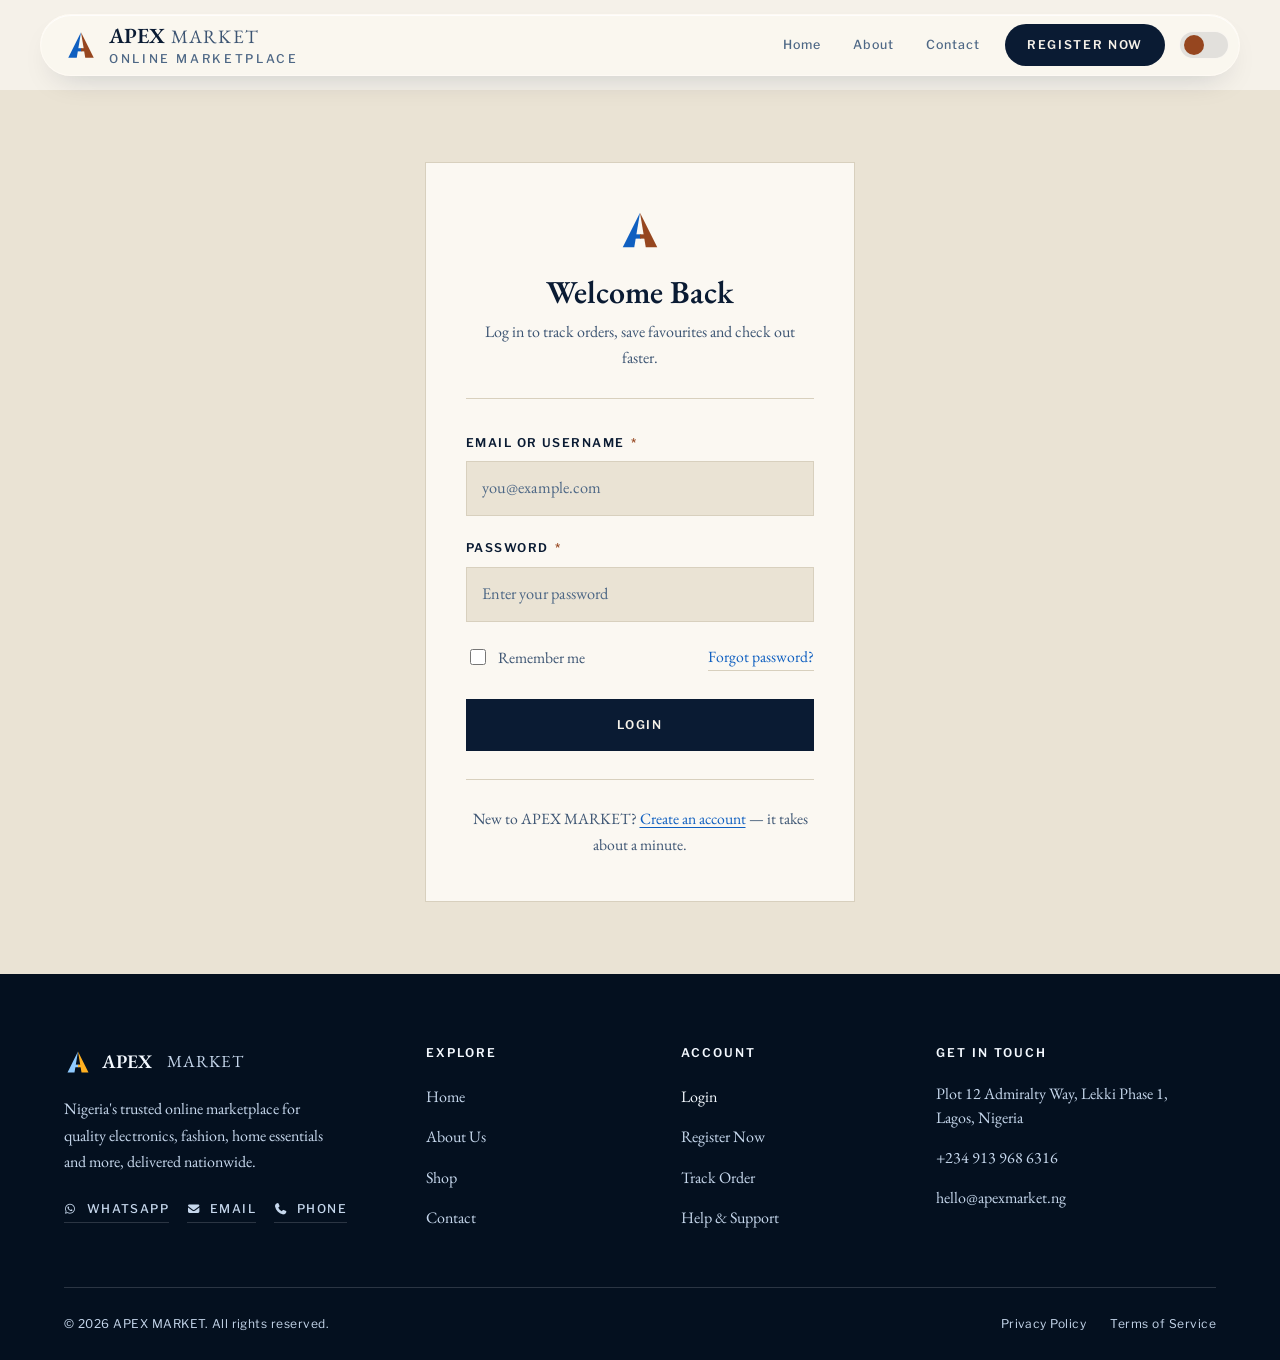
<file: login.html>
<!DOCTYPE html>
<html lang="en-NG">
<head>
  <meta charset="UTF-8">
  <meta name="viewport" content="width=device-width, initial-scale=1.0">
  <title>Login | APEX MARKET</title>
  <meta name="description" content="Log in to your APEX MARKET account to track orders, save favourites and check out faster.">
  <link rel="canonical" href="https://apexmarket.ng/login.html">
  <meta property="og:type" content="website">
  <meta property="og:site_name" content="APEX MARKET">
  <meta property="og:locale" content="en_NG">
  <meta property="og:url" content="https://apexmarket.ng/login.html">
  <meta property="og:title" content="Login | APEX MARKET">
  <meta property="og:description" content="Log in to your APEX MARKET account to track orders, save favourites and check out faster.">
  <meta property="og:image" content="https://apexmarket.ng/images/og-card.jpg">
  <meta property="og:image:width" content="1200">
  <meta property="og:image:height" content="630">
  <meta property="og:image:alt" content="Premium wireless over-ear headphones, one of APEX MARKET's best-selling audio products">
  <meta name="twitter:card" content="summary_large_image">
  <meta name="twitter:title" content="Login | APEX MARKET">
  <meta name="twitter:description" content="Log in to your APEX MARKET account to track orders, save favourites and check out faster.">
  <meta name="twitter:image" content="https://apexmarket.ng/images/og-card.jpg">
  <meta name="theme-color" content="#f5f1e9" media="(prefers-color-scheme: light)">
  <meta name="theme-color" content="#04101f" media="(prefers-color-scheme: dark)">

  <link rel="preconnect" href="https://fonts.googleapis.com">
  <link rel="preconnect" href="https://fonts.gstatic.com" crossorigin>
  <link href="https://fonts.googleapis.com/css2?family=EB+Garamond:wght@400;500;600&family=Libre+Franklin:wght@400;500;600&display=swap" rel="stylesheet">

  <link rel="icon" type="image/svg+xml" href="favicon.svg">
  <!-- PNG fallbacks. Every current browser prefers the SVG above, but iOS
       ignores rel=icon for home-screen shortcuts and some link-preview
       services will not fetch an SVG at all. Baked in the light appearance,
       since a PNG cannot swap grounds the way the SVG does. -->
  <link rel="icon" type="image/png" sizes="32x32" href="favicon-32.png">
  <link rel="apple-touch-icon" sizes="180x180" href="apple-touch-icon.png">
  <!-- Font Awesome icons (self-hosted) -->
  <link rel="stylesheet" href="vendor/fontawesome/css/all.min.css">
  <link rel="stylesheet" href="style.css">
</head>
<body>

  <!-- ================= Header / Navigation Start ================= -->
  <header>
    <a class="skip-link" href="#main">Skip to main content</a>
    <nav class="navbar" aria-label="Primary navigation">
      <div class="navbar-container">

        <a href="index.html" class="navbar-brand" aria-label="APEX MARKET home">
          <svg class="logo-mark" width="34" height="34" viewBox="0 0 32 32" xmlns="http://www.w3.org/2000/svg" aria-hidden="true" focusable="false">
            <polygon class="logo-mark-a-left" points="16,4 4,28 12,28"/>
            <polygon class="logo-mark-a-right" points="16,4 28,28 20,28"/>
            <rect class="logo-mark-a-left" x="12.5" y="19" width="4" height="3"/>
            <rect class="logo-mark-a-right" x="16" y="19" width="3.5" height="3"/>
          </svg>
          <span class="navbar-brand-text"><span class="brand-word-apex">APEX</span><span class="brand-word-market">MARKET</span><small>Online Marketplace</small></span>
        </a>

        <input type="checkbox" id="nav-toggle" class="nav-toggle-input" aria-controls="navbar-menu" aria-label="Toggle navigation menu">
        <label for="nav-toggle" class="nav-toggle-label" aria-hidden="true">
          <span class="bar"></span><span class="bar"></span><span class="bar"></span>
        </label>

        <ul class="navbar-menu" id="navbar-menu" role="list">
          <li><a href="index.html" class="navbar-link">Home</a></li>
          <li><a href="about.html" class="navbar-link">About</a></li>
          <li><a href="contact.html" class="navbar-link">Contact</a></li>
          <li><a href="register.html" class="navbar-link navbar-link-cta">Register Now</a></li>
        </ul>

        <!-- Light / dark switch. Same checkbox trick as the menu above and
             equally scriptless: the page follows the operating system until
             this is ticked, and ticking it takes the opposite appearance.
             There is no storage behind it, so the choice lasts for the page. -->
        <div class="theme-switch-wrap">
          <input type="checkbox" id="theme-switch" class="theme-switch-input" aria-label="Use the opposite of my system light or dark appearance">
          <label for="theme-switch" class="theme-switch" title="Light / dark appearance" aria-hidden="true"></label>
        </div>

      </div>
    </nav>
  </header>
  <!-- ================= Header / Navigation End ================= -->

  <main id="main">

    <!-- ================= Login Section Start ================= -->
    <section class="auth-section">
      <div class="auth-card">

        <div class="auth-logo">
          <svg class="logo-mark" width="46" height="46" viewBox="0 0 32 32" xmlns="http://www.w3.org/2000/svg" aria-hidden="true" focusable="false">
            <polygon class="logo-mark-a-left" points="16,4 4,28 12,28"/>
            <polygon class="logo-mark-a-right" points="16,4 28,28 20,28"/>
            <rect class="logo-mark-a-left" x="12.5" y="19" width="4" height="3"/>
            <rect class="logo-mark-a-right" x="16" y="19" width="3.5" height="3"/>
          </svg>
        </div>

        <div class="auth-header">
          <h1>Welcome Back</h1>
          <p>Log in to track orders, save favourites and check out faster.</p>
        </div>

        <!-- Login form: HTML only, no backend, illustrative only. novalidate
             has gone for the same reason as on the contact page: without
             script, native validation is the only feedback available, and
             novalidate switched it off.

             The heading below is there for the outline, not for the eye.
             This page ran h1 straight to the footer's h3s with no h2 in
             between, which reads to a screen reader as a missing level.
             The card is self-evident to anyone looking at it, so the
             heading that fixes the outline is hidden rather than drawn. -->
        <h2 class="sr-only">Log in to your account</h2>

        <form action="#" method="post">

          <div class="form-group">
            <label for="login-email" class="form-label">Email or Username <span class="required">*</span></label>
            <input type="text" id="login-email" name="login" class="form-input" placeholder="you@example.com" autocomplete="username" required>
          </div>

          <div class="form-group">
            <label for="login-password" class="form-label">Password <span class="required">*</span></label>
            <input type="password" id="login-password" name="password" class="form-input" placeholder="Enter your password" autocomplete="current-password" required>
          </div>

          <div class="form-check-row">
            <label class="form-checkbox" for="remember-me">
              <input type="checkbox" id="remember-me" name="remember">
              Remember me
            </label>
            <a href="contact.html" class="form-forgot">Forgot password?</a>
          </div>

          <button type="submit" class="btn btn-primary btn-block">Login</button>
        </form>

        <p class="auth-footer-note">
          New to APEX MARKET? <a href="register.html">Create an account</a> &mdash; it takes about a minute.
        </p>

      </div>
    </section>
    <!-- ================= Login Section End ================= -->

  </main>

  <!-- ================= Footer Start ================= -->
  <footer class="footer">
    <div class="container">
      <div class="footer-grid">

        <div>
          <a href="index.html" class="footer-brand" aria-label="APEX MARKET home">
            <svg class="logo-mark" width="28" height="28" viewBox="0 0 32 32" xmlns="http://www.w3.org/2000/svg" aria-hidden="true" focusable="false">
              <polygon class="logo-mark-a-left" points="16,4 4,28 12,28"/>
              <polygon class="logo-mark-a-right" points="16,4 28,28 20,28"/>
              <rect class="logo-mark-a-left" x="12.5" y="19" width="4" height="3"/>
              <rect class="logo-mark-a-right" x="16" y="19" width="3.5" height="3"/>
            </svg>
            <span class="brand-word-apex">APEX</span><span class="brand-word-market">MARKET</span>
          </a>
          <p class="footer-desc">Nigeria's trusted online marketplace for quality electronics, fashion, home essentials and more, delivered nationwide.</p>
          <!-- The three channels the Terms page already names - phone, email
               and WhatsApp - each pointing at something that answers. What
               stood here was four social accounts that do not exist, linked
               to "#" on all seven pages. -->
          <nav class="footer-social" aria-label="Ways to reach us">
            <a href="https://wa.me/2349139686316" class="footer-social-link"><i class="fa-brands fa-whatsapp" aria-hidden="true"></i> WhatsApp</a>
            <a href="mailto:hello@apexmarket.ng" class="footer-social-link"><i class="fa-solid fa-envelope" aria-hidden="true"></i> Email</a>
            <a href="tel:+2349139686316" class="footer-social-link"><i class="fa-solid fa-phone" aria-hidden="true"></i> Phone</a>
          </nav>
        </div>

        <nav aria-label="Footer navigation">
          <h3 class="footer-heading">Explore</h3>
          <ul class="footer-links" role="list">
            <li><a href="index.html" class="footer-link">Home</a></li>
            <li><a href="about.html" class="footer-link">About Us</a></li>
            <li><a href="shop.html" class="footer-link">Shop</a></li>
            <li><a href="contact.html" class="footer-link">Contact</a></li>
          </ul>
        </nav>

        <nav aria-label="Account navigation">
          <h3 class="footer-heading">Account</h3>
          <ul class="footer-links" role="list">
            <li><a href="login.html" class="footer-link" aria-current="page">Login</a></li>
            <li><a href="register.html" class="footer-link">Register Now</a></li>
            <li><a href="contact.html" class="footer-link">Track Order</a></li>
            <li><a href="contact.html" class="footer-link">Help &amp; Support</a></li>
          </ul>
        </nav>

        <div>
          <h3 class="footer-heading">Get in Touch</h3>
          <address class="footer-contact-item">Plot 12 Admiralty Way, Lekki Phase 1, Lagos, Nigeria</address>
          <div class="footer-contact-item"><a href="tel:+2349139686316">+234 913 968 6316</a></div>
          <div class="footer-contact-item"><a href="mailto:hello@apexmarket.ng">hello@apexmarket.ng</a></div>
        </div>

      </div>

      <div class="footer-bottom">
        <p>&copy; 2026 APEX MARKET. All rights reserved.</p>
        <div class="footer-bottom-links">
          <a href="privacy.html">Privacy Policy</a>
          <a href="terms.html">Terms of Service</a>
        </div>
      </div>
    </div>
  </footer>
  <!-- ================= Footer End ================= -->

</body>
</html>
</file>
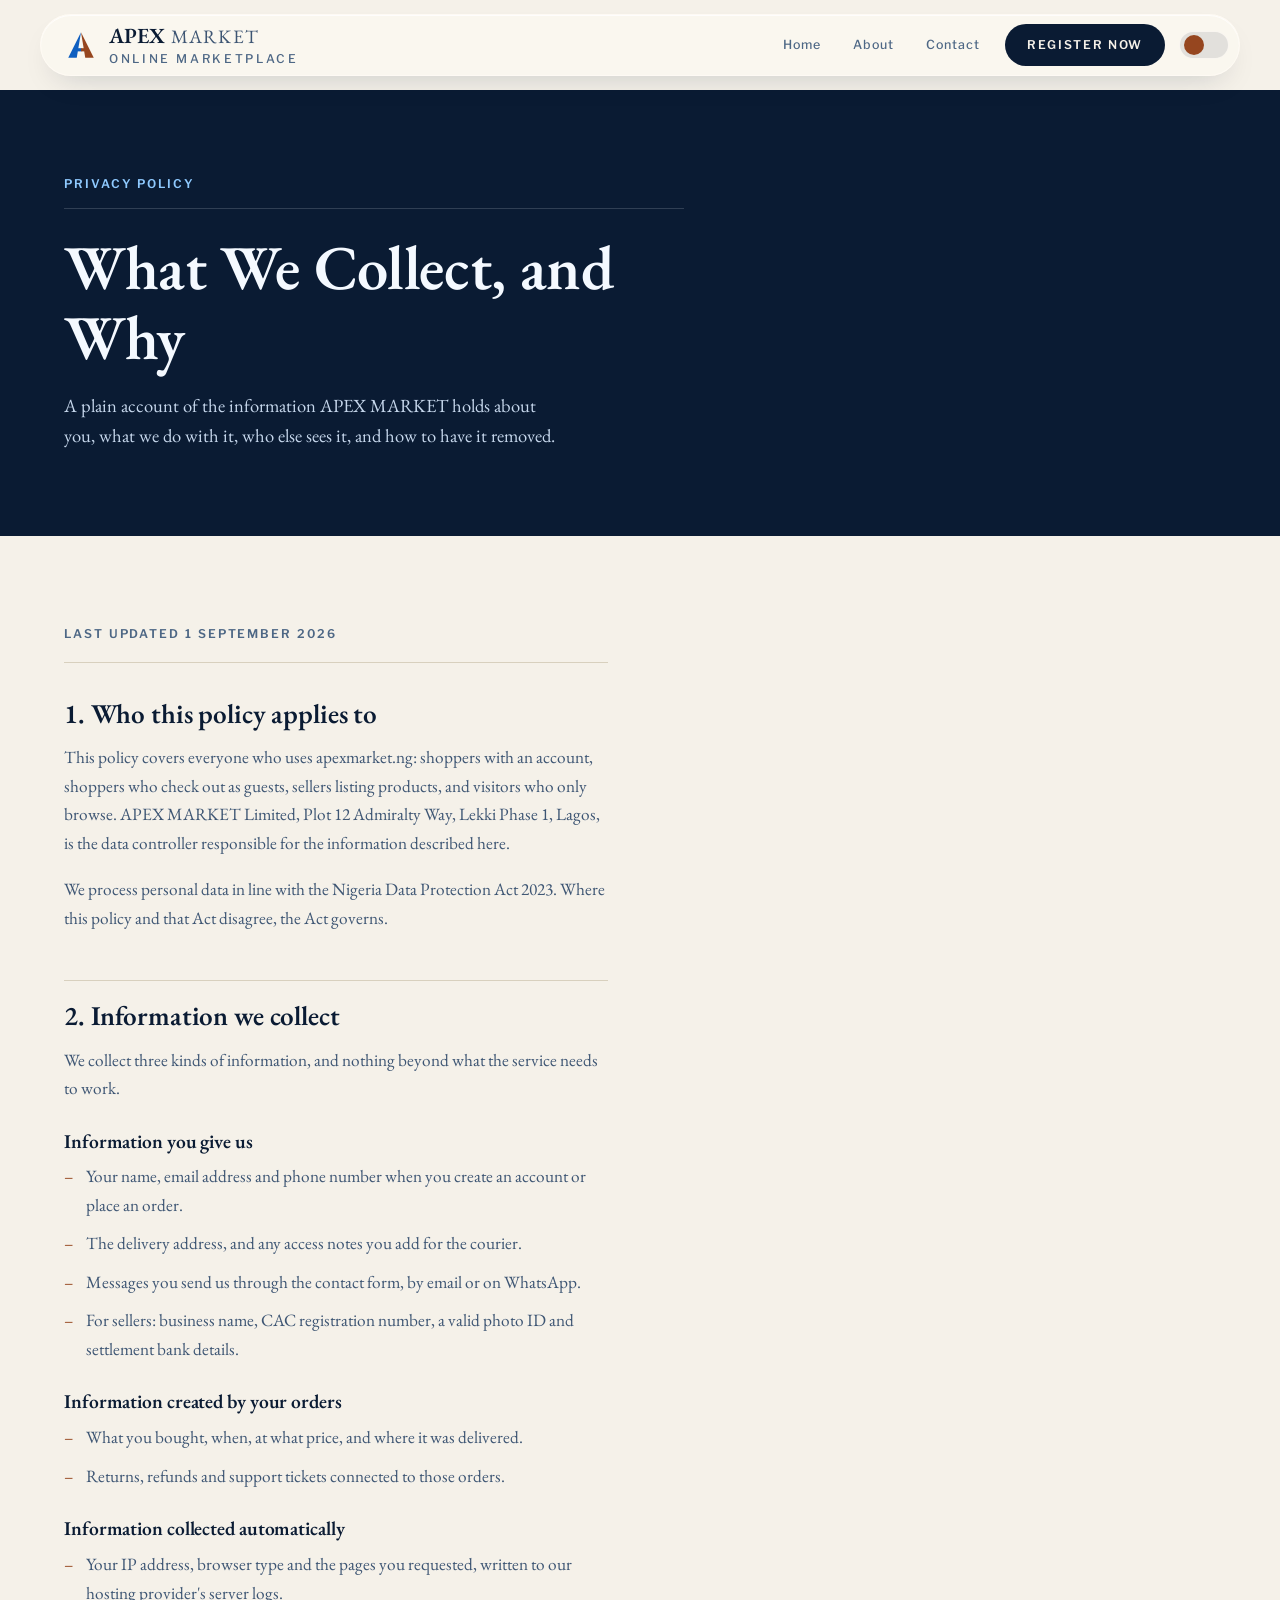
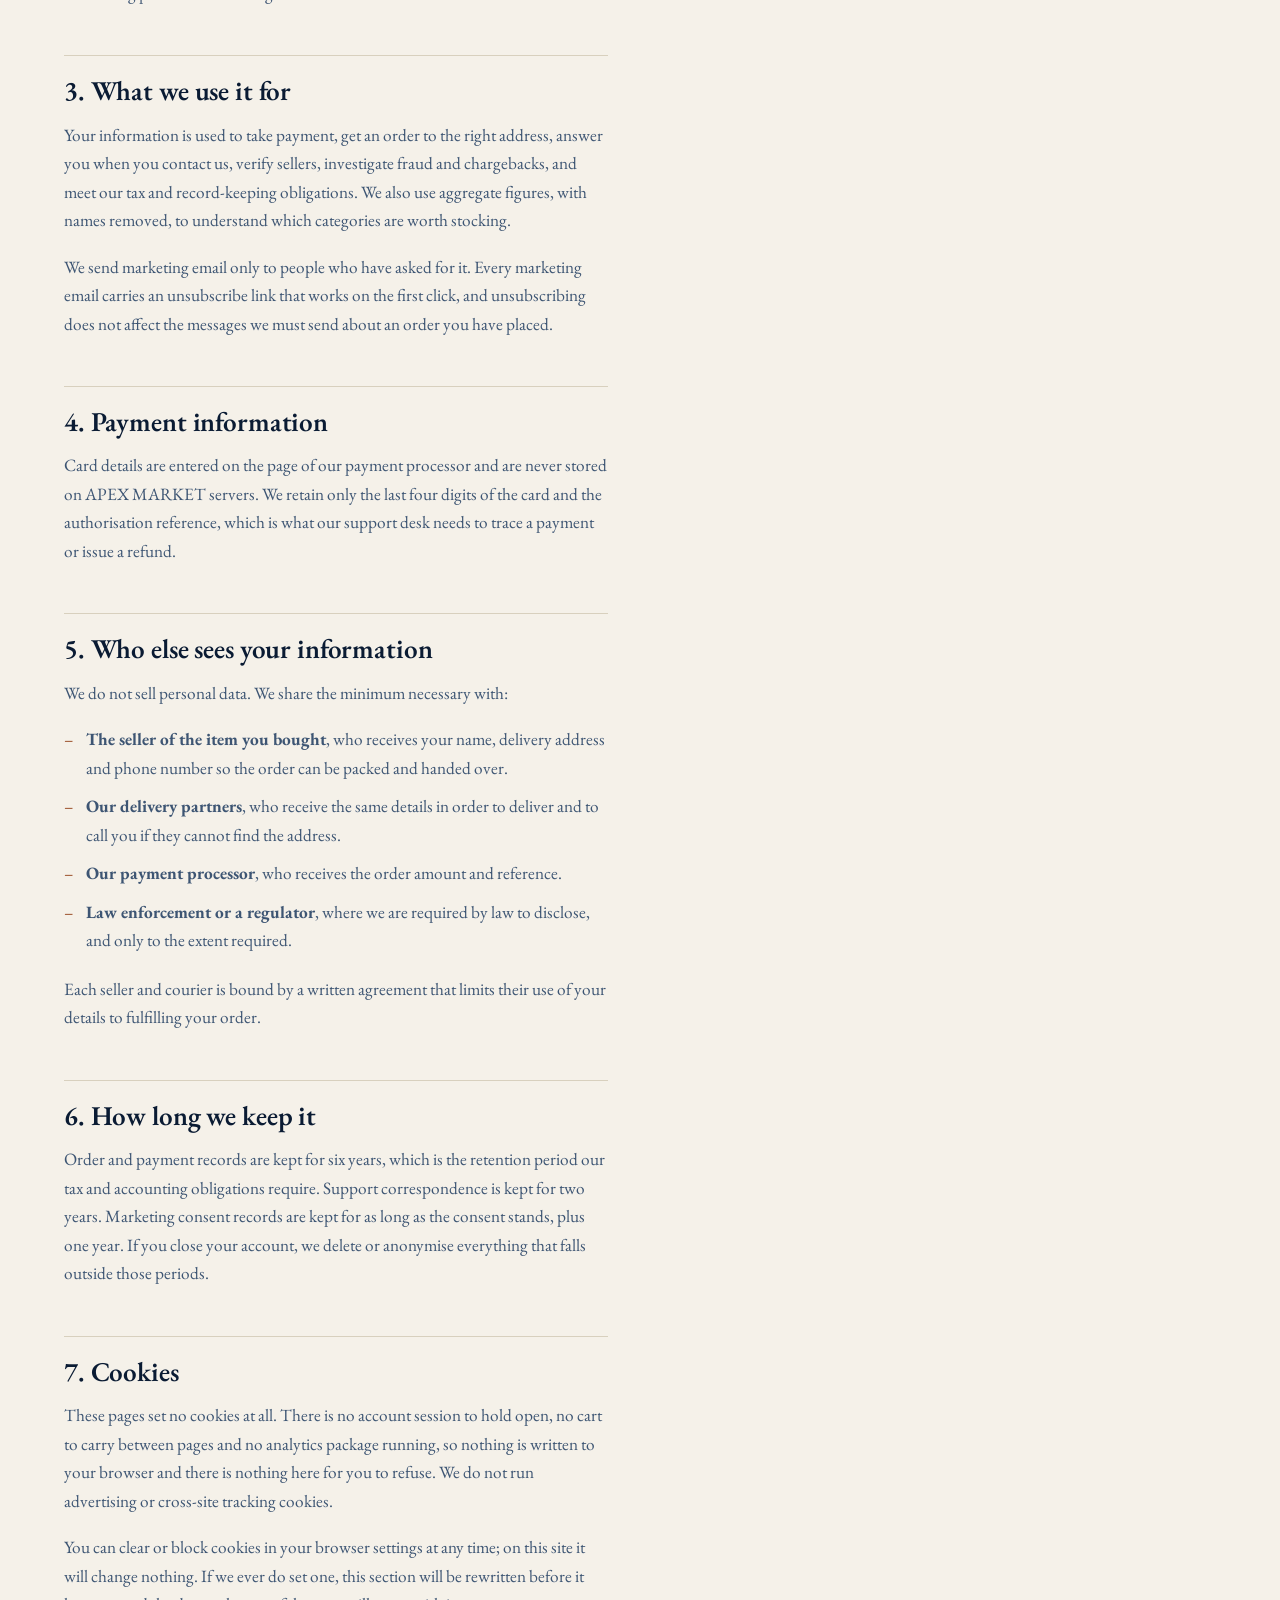
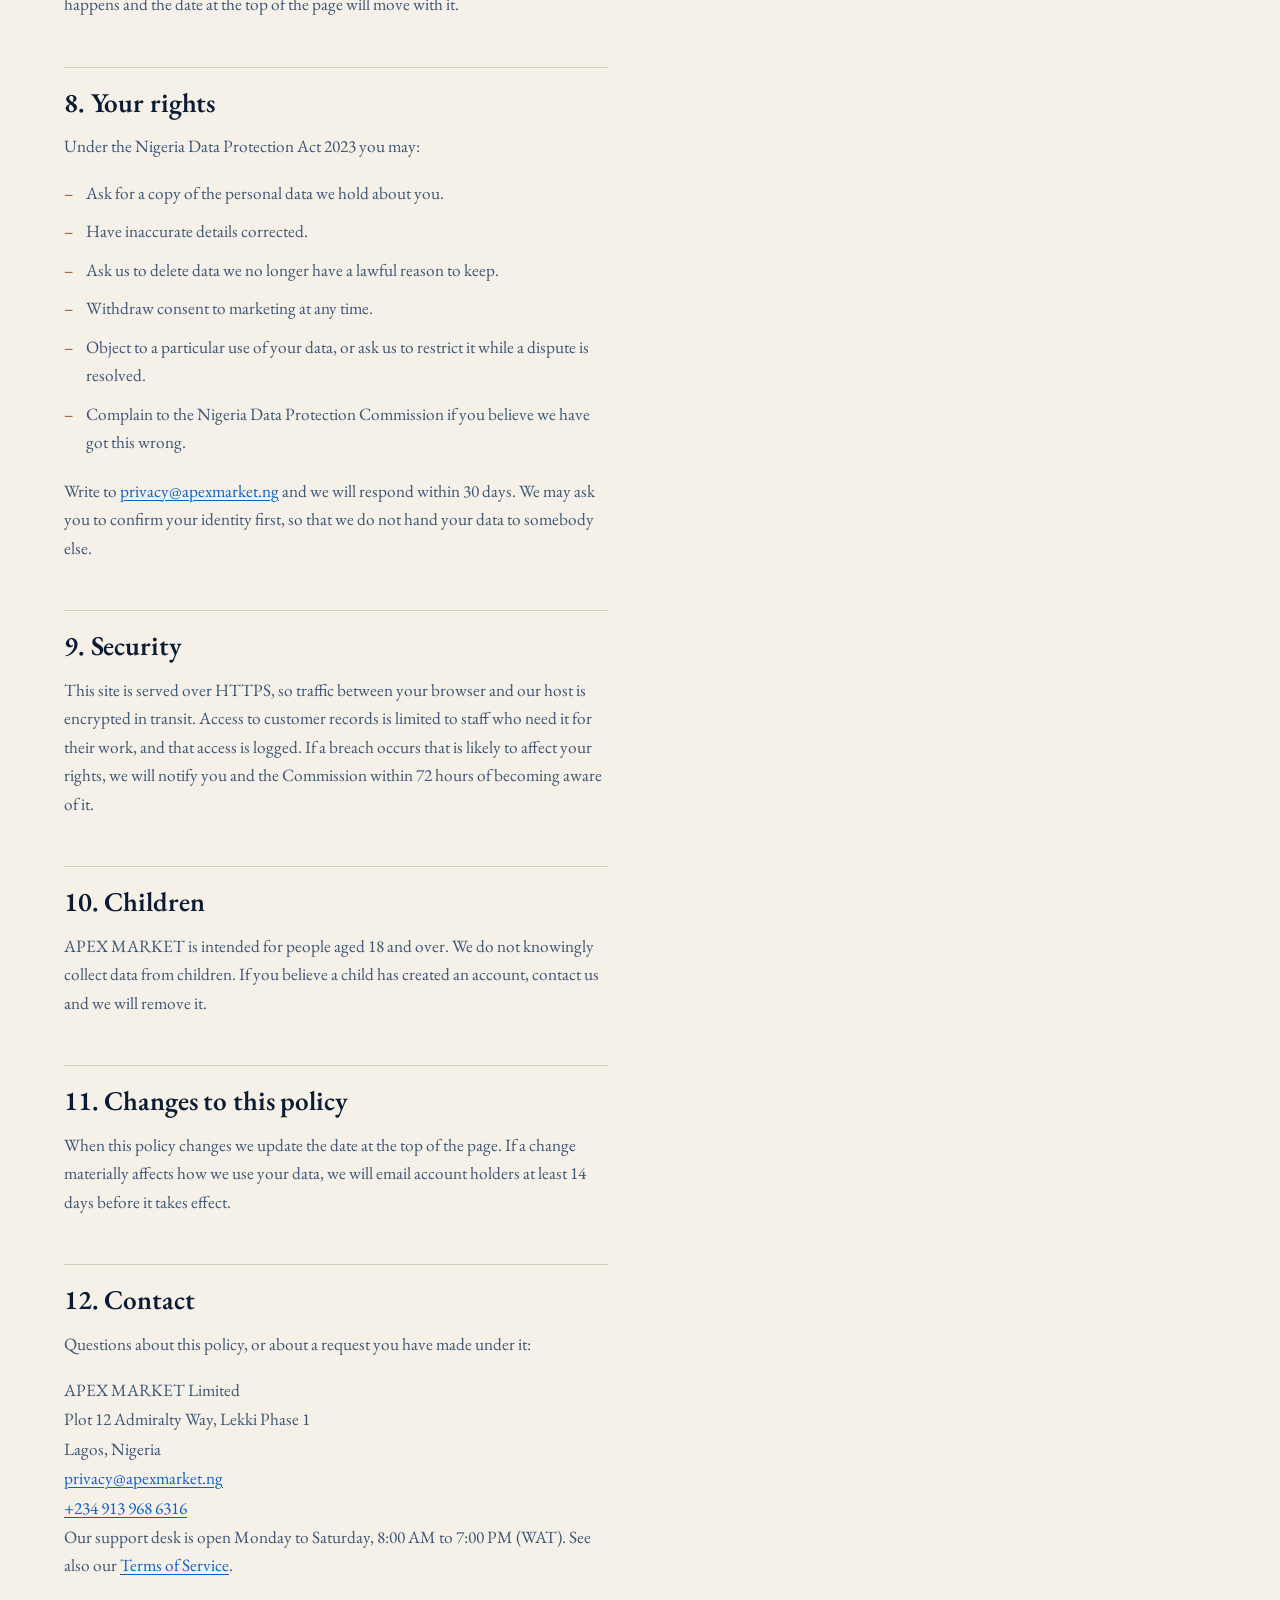
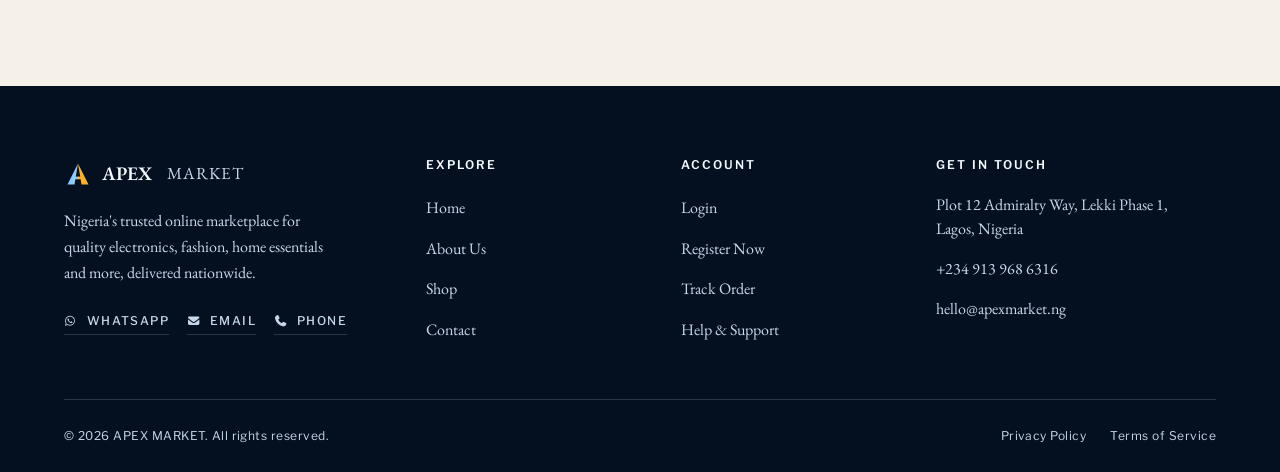
<file: privacy.html>
<!DOCTYPE html>
<html lang="en-NG">
<head>
  <meta charset="UTF-8">
  <meta name="viewport" content="width=device-width, initial-scale=1.0">
  <title>Privacy Policy | APEX MARKET</title>
  <meta name="description" content="How APEX MARKET collects, uses, stores and protects your personal information, and the rights you hold over it under Nigerian law.">
  <link rel="canonical" href="https://apexmarket.ng/privacy.html">
  <meta property="og:type" content="website">
  <meta property="og:site_name" content="APEX MARKET">
  <meta property="og:locale" content="en_NG">
  <meta property="og:url" content="https://apexmarket.ng/privacy.html">
  <meta property="og:title" content="Privacy Policy | APEX MARKET">
  <meta property="og:description" content="How APEX MARKET collects, uses, stores and protects your personal information, and the rights you hold over it under Nigerian law.">
  <meta property="og:image" content="https://apexmarket.ng/images/og-card.jpg">
  <meta property="og:image:width" content="1200">
  <meta property="og:image:height" content="630">
  <meta property="og:image:alt" content="Premium wireless over-ear headphones, one of APEX MARKET's best-selling audio products">
  <meta name="twitter:card" content="summary_large_image">
  <meta name="twitter:title" content="Privacy Policy | APEX MARKET">
  <meta name="twitter:description" content="How APEX MARKET collects, uses, stores and protects your personal information, and the rights you hold over it under Nigerian law.">
  <meta name="twitter:image" content="https://apexmarket.ng/images/og-card.jpg">
  <meta name="theme-color" content="#f5f1e9" media="(prefers-color-scheme: light)">
  <meta name="theme-color" content="#04101f" media="(prefers-color-scheme: dark)">

  <link rel="preconnect" href="https://fonts.googleapis.com">
  <link rel="preconnect" href="https://fonts.gstatic.com" crossorigin>
  <link href="https://fonts.googleapis.com/css2?family=EB+Garamond:wght@400;500;600&family=Libre+Franklin:wght@400;500;600&display=swap" rel="stylesheet">

  <link rel="icon" type="image/svg+xml" href="favicon.svg">
  <!-- PNG fallbacks. Every current browser prefers the SVG above, but iOS
       ignores rel=icon for home-screen shortcuts and some link-preview
       services will not fetch an SVG at all. Baked in the light appearance,
       since a PNG cannot swap grounds the way the SVG does. -->
  <link rel="icon" type="image/png" sizes="32x32" href="favicon-32.png">
  <link rel="apple-touch-icon" sizes="180x180" href="apple-touch-icon.png">
  <!-- Font Awesome icons (self-hosted) -->
  <link rel="stylesheet" href="vendor/fontawesome/css/all.min.css">
  <link rel="stylesheet" href="style.css">
</head>
<body>

  <!-- ================= Header / Navigation Start ================= -->
  <header>
    <a class="skip-link" href="#main">Skip to main content</a>
    <nav class="navbar" aria-label="Primary navigation">
      <div class="navbar-container">

        <a href="index.html" class="navbar-brand" aria-label="APEX MARKET home">
          <svg class="logo-mark" width="34" height="34" viewBox="0 0 32 32" xmlns="http://www.w3.org/2000/svg" aria-hidden="true" focusable="false">
            <polygon class="logo-mark-a-left" points="16,4 4,28 12,28"/>
            <polygon class="logo-mark-a-right" points="16,4 28,28 20,28"/>
            <rect class="logo-mark-a-left" x="12.5" y="19" width="4" height="3"/>
            <rect class="logo-mark-a-right" x="16" y="19" width="3.5" height="3"/>
          </svg>
          <span class="navbar-brand-text"><span class="brand-word-apex">APEX</span><span class="brand-word-market">MARKET</span><small>Online Marketplace</small></span>
        </a>

        <input type="checkbox" id="nav-toggle" class="nav-toggle-input" aria-controls="navbar-menu" aria-label="Toggle navigation menu">
        <label for="nav-toggle" class="nav-toggle-label" aria-hidden="true">
          <span class="bar"></span><span class="bar"></span><span class="bar"></span>
        </label>

        <ul class="navbar-menu" id="navbar-menu" role="list">
          <li><a href="index.html" class="navbar-link">Home</a></li>
          <li><a href="about.html" class="navbar-link">About</a></li>
          <li><a href="contact.html" class="navbar-link">Contact</a></li>
          <li><a href="register.html" class="navbar-link navbar-link-cta">Register Now</a></li>
        </ul>

        <!-- Light / dark switch. Same checkbox trick as the menu above and
             equally scriptless: the page follows the operating system until
             this is ticked, and ticking it takes the opposite appearance.
             There is no storage behind it, so the choice lasts for the page. -->
        <div class="theme-switch-wrap">
          <input type="checkbox" id="theme-switch" class="theme-switch-input" aria-label="Use the opposite of my system light or dark appearance">
          <label for="theme-switch" class="theme-switch" title="Light / dark appearance" aria-hidden="true"></label>
        </div>

      </div>
    </nav>
  </header>
  <!-- ================= Header / Navigation End ================= -->

  <main id="main">

    <!-- ================= Page Hero Start ================= -->
    <section class="page-hero">
      <div class="container">
        <span class="page-hero-eyebrow">Privacy Policy</span>
        <h1>What We Collect, and Why</h1>
        <p>A plain account of the information APEX MARKET holds about you, what we do with it, who else sees it, and how to have it removed.</p>
      </div>
    </section>
    <!-- ================= Page Hero End ================= -->

    <!-- ================= Policy Body Start ================= -->
    <section class="section section-white" aria-labelledby="privacy-heading">
      <div class="container">
        <div class="legal-content">

          <span class="legal-meta">Last updated 1 September 2026</span>

          <h2 id="privacy-heading">1. Who this policy applies to</h2>
          <p>This policy covers everyone who uses apexmarket.ng: shoppers with an account, shoppers who check out as guests, sellers listing products, and visitors who only browse. APEX MARKET Limited, Plot 12 Admiralty Way, Lekki Phase 1, Lagos, is the data controller responsible for the information described here.</p>
          <p>We process personal data in line with the Nigeria Data Protection Act 2023. Where this policy and that Act disagree, the Act governs.</p>

          <h2>2. Information we collect</h2>
          <p>We collect three kinds of information, and nothing beyond what the service needs to work.</p>
          <h3>Information you give us</h3>
          <ul role="list">
            <li>Your name, email address and phone number when you create an account or place an order.</li>
            <li>The delivery address, and any access notes you add for the courier.</li>
            <li>Messages you send us through the contact form, by email or on WhatsApp.</li>
            <li>For sellers: business name, CAC registration number, a valid photo ID and settlement bank details.</li>
          </ul>
          <h3>Information created by your orders</h3>
          <ul role="list">
            <li>What you bought, when, at what price, and where it was delivered.</li>
            <li>Returns, refunds and support tickets connected to those orders.</li>
          </ul>
          <h3>Information collected automatically</h3>
          <ul role="list">
            <li>Your IP address, browser type and the pages you requested, written to our hosting provider's server logs.</li>
          </ul>

          <h2>3. What we use it for</h2>
          <p>Your information is used to take payment, get an order to the right address, answer you when you contact us, verify sellers, investigate fraud and chargebacks, and meet our tax and record-keeping obligations. We also use aggregate figures, with names removed, to understand which categories are worth stocking.</p>
          <p>We send marketing email only to people who have asked for it. Every marketing email carries an unsubscribe link that works on the first click, and unsubscribing does not affect the messages we must send about an order you have placed.</p>

          <h2>4. Payment information</h2>
          <p>Card details are entered on the page of our payment processor and are never stored on APEX MARKET servers. We retain only the last four digits of the card and the authorisation reference, which is what our support desk needs to trace a payment or issue a refund.</p>

          <h2>5. Who else sees your information</h2>
          <p>We do not sell personal data. We share the minimum necessary with:</p>
          <ul role="list">
            <li><strong>The seller of the item you bought</strong>, who receives your name, delivery address and phone number so the order can be packed and handed over.</li>
            <li><strong>Our delivery partners</strong>, who receive the same details in order to deliver and to call you if they cannot find the address.</li>
            <li><strong>Our payment processor</strong>, who receives the order amount and reference.</li>
            <li><strong>Law enforcement or a regulator</strong>, where we are required by law to disclose, and only to the extent required.</li>
          </ul>
          <p>Each seller and courier is bound by a written agreement that limits their use of your details to fulfilling your order.</p>

          <h2>6. How long we keep it</h2>
          <p>Order and payment records are kept for six years, which is the retention period our tax and accounting obligations require. Support correspondence is kept for two years. Marketing consent records are kept for as long as the consent stands, plus one year. If you close your account, we delete or anonymise everything that falls outside those periods.</p>

          <h2>7. Cookies</h2>
          <p>These pages set no cookies at all. There is no account session to hold open, no cart to carry between pages and no analytics package running, so nothing is written to your browser and there is nothing here for you to refuse. We do not run advertising or cross-site tracking cookies.</p>
          <p>You can clear or block cookies in your browser settings at any time; on this site it will change nothing. If we ever do set one, this section will be rewritten before it happens and the date at the top of the page will move with it.</p>

          <h2>8. Your rights</h2>
          <p>Under the Nigeria Data Protection Act 2023 you may:</p>
          <ul role="list">
            <li>Ask for a copy of the personal data we hold about you.</li>
            <li>Have inaccurate details corrected.</li>
            <li>Ask us to delete data we no longer have a lawful reason to keep.</li>
            <li>Withdraw consent to marketing at any time.</li>
            <li>Object to a particular use of your data, or ask us to restrict it while a dispute is resolved.</li>
            <li>Complain to the Nigeria Data Protection Commission if you believe we have got this wrong.</li>
          </ul>
          <p>Write to <a href="mailto:privacy@apexmarket.ng">privacy@apexmarket.ng</a> and we will respond within 30 days. We may ask you to confirm your identity first, so that we do not hand your data to somebody else.</p>

          <h2>9. Security</h2>
          <p>This site is served over HTTPS, so traffic between your browser and our host is encrypted in transit. Access to customer records is limited to staff who need it for their work, and that access is logged. If a breach occurs that is likely to affect your rights, we will notify you and the Commission within 72 hours of becoming aware of it.</p>

          <h2>10. Children</h2>
          <p>APEX MARKET is intended for people aged 18 and over. We do not knowingly collect data from children. If you believe a child has created an account, contact us and we will remove it.</p>

          <h2>11. Changes to this policy</h2>
          <p>When this policy changes we update the date at the top of the page. If a change materially affects how we use your data, we will email account holders at least 14 days before it takes effect.</p>

          <h2>12. Contact</h2>
          <p>Questions about this policy, or about a request you have made under it:</p>
          <address>
            APEX MARKET Limited<br>
            Plot 12 Admiralty Way, Lekki Phase 1<br>
            Lagos, Nigeria<br>
            <a href="mailto:privacy@apexmarket.ng">privacy@apexmarket.ng</a><br>
            <a href="tel:+2349139686316">+234 913 968 6316</a>
          </address>
          <p>Our support desk is open Monday to Saturday, 8:00 AM to 7:00 PM (WAT). See also our <a href="terms.html">Terms of Service</a>.</p>

        </div>
      </div>
    </section>
    <!-- ================= Policy Body End ================= -->

  </main>

  <!-- ================= Footer Start ================= -->
  <footer class="footer">
    <div class="container">
      <div class="footer-grid">

        <div>
          <a href="index.html" class="footer-brand" aria-label="APEX MARKET home">
            <svg class="logo-mark" width="28" height="28" viewBox="0 0 32 32" xmlns="http://www.w3.org/2000/svg" aria-hidden="true" focusable="false">
              <polygon class="logo-mark-a-left" points="16,4 4,28 12,28"/>
              <polygon class="logo-mark-a-right" points="16,4 28,28 20,28"/>
              <rect class="logo-mark-a-left" x="12.5" y="19" width="4" height="3"/>
              <rect class="logo-mark-a-right" x="16" y="19" width="3.5" height="3"/>
            </svg>
            <span class="brand-word-apex">APEX</span><span class="brand-word-market">MARKET</span>
          </a>
          <p class="footer-desc">Nigeria's trusted online marketplace for quality electronics, fashion, home essentials and more, delivered nationwide.</p>
          <!-- The three channels the Terms page already names - phone, email
               and WhatsApp - each pointing at something that answers. What
               stood here was four social accounts that do not exist, linked
               to "#" on all seven pages. -->
          <nav class="footer-social" aria-label="Ways to reach us">
            <a href="https://wa.me/2349139686316" class="footer-social-link"><i class="fa-brands fa-whatsapp" aria-hidden="true"></i> WhatsApp</a>
            <a href="mailto:hello@apexmarket.ng" class="footer-social-link"><i class="fa-solid fa-envelope" aria-hidden="true"></i> Email</a>
            <a href="tel:+2349139686316" class="footer-social-link"><i class="fa-solid fa-phone" aria-hidden="true"></i> Phone</a>
          </nav>
        </div>

        <nav aria-label="Footer navigation">
          <h3 class="footer-heading">Explore</h3>
          <ul class="footer-links" role="list">
            <li><a href="index.html" class="footer-link">Home</a></li>
            <li><a href="about.html" class="footer-link">About Us</a></li>
            <li><a href="shop.html" class="footer-link">Shop</a></li>
            <li><a href="contact.html" class="footer-link">Contact</a></li>
          </ul>
        </nav>

        <nav aria-label="Account navigation">
          <h3 class="footer-heading">Account</h3>
          <ul class="footer-links" role="list">
            <li><a href="login.html" class="footer-link">Login</a></li>
            <li><a href="register.html" class="footer-link">Register Now</a></li>
            <li><a href="contact.html" class="footer-link">Track Order</a></li>
            <li><a href="contact.html" class="footer-link">Help &amp; Support</a></li>
          </ul>
        </nav>

        <div>
          <h3 class="footer-heading">Get in Touch</h3>
          <address class="footer-contact-item">Plot 12 Admiralty Way, Lekki Phase 1, Lagos, Nigeria</address>
          <div class="footer-contact-item"><a href="tel:+2349139686316">+234 913 968 6316</a></div>
          <div class="footer-contact-item"><a href="mailto:hello@apexmarket.ng">hello@apexmarket.ng</a></div>
        </div>

      </div>

      <div class="footer-bottom">
        <p>&copy; 2026 APEX MARKET. All rights reserved.</p>
        <div class="footer-bottom-links">
          <a href="privacy.html" aria-current="page">Privacy Policy</a>
          <a href="terms.html">Terms of Service</a>
        </div>
      </div>
    </div>
  </footer>
  <!-- ================= Footer End ================= -->

</body>
</html>
</file>
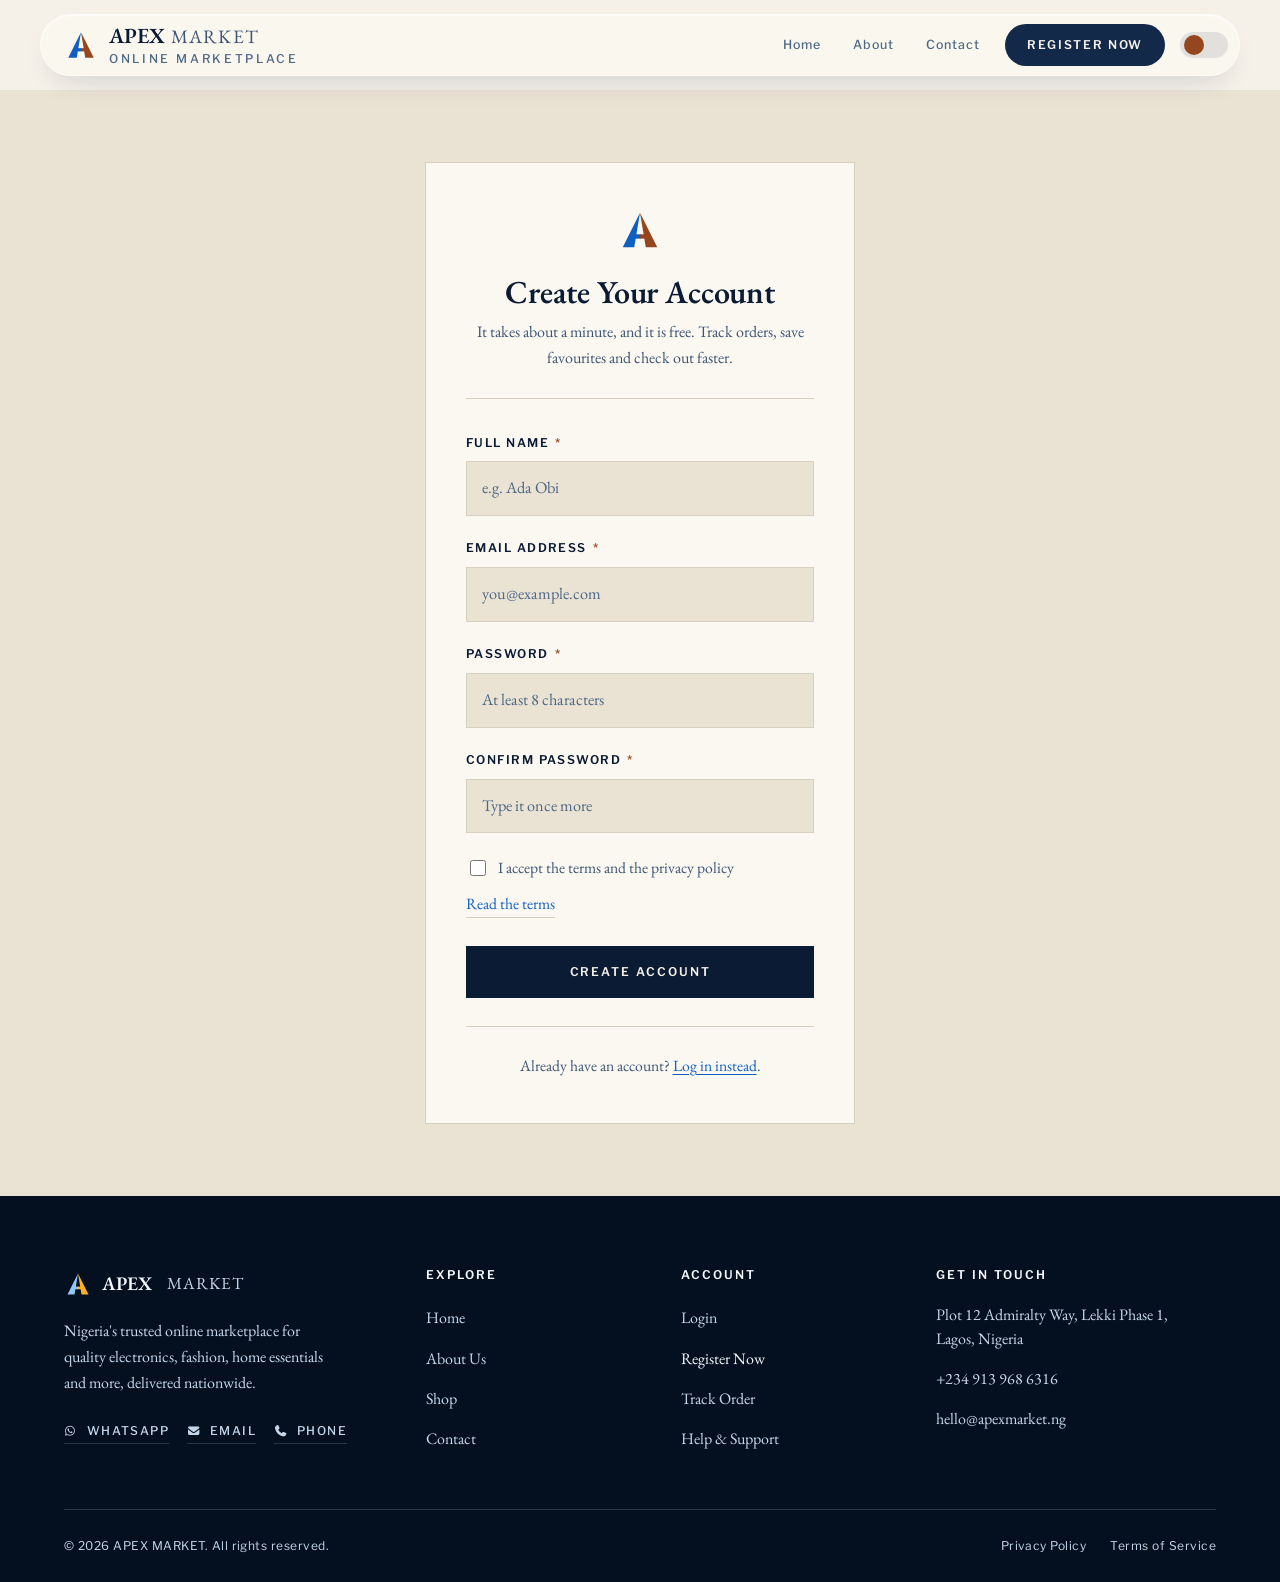
<file: register.html>
<!DOCTYPE html>
<html lang="en-NG">
<head>
  <meta charset="UTF-8">
  <meta name="viewport" content="width=device-width, initial-scale=1.0">
  <title>Create Your Account | APEX MARKET</title>
  <meta name="description" content="Create a free APEX MARKET account to track orders, save favourites and check out faster across Nigeria.">
  <link rel="canonical" href="https://apexmarket.ng/register.html">
  <meta property="og:type" content="website">
  <meta property="og:site_name" content="APEX MARKET">
  <meta property="og:locale" content="en_NG">
  <meta property="og:url" content="https://apexmarket.ng/register.html">
  <meta property="og:title" content="Create Your Account | APEX MARKET">
  <meta property="og:description" content="Create a free APEX MARKET account to track orders, save favourites and check out faster across Nigeria.">
  <meta property="og:image" content="https://apexmarket.ng/images/og-card.jpg">
  <meta property="og:image:width" content="1200">
  <meta property="og:image:height" content="630">
  <meta property="og:image:alt" content="Premium wireless over-ear headphones, one of APEX MARKET's best-selling audio products">
  <meta name="twitter:card" content="summary_large_image">
  <meta name="twitter:title" content="Create Your Account | APEX MARKET">
  <meta name="twitter:description" content="Create a free APEX MARKET account to track orders, save favourites and check out faster across Nigeria.">
  <meta name="twitter:image" content="https://apexmarket.ng/images/og-card.jpg">
  <meta name="theme-color" content="#f5f1e9" media="(prefers-color-scheme: light)">
  <meta name="theme-color" content="#04101f" media="(prefers-color-scheme: dark)">

  <link rel="preconnect" href="https://fonts.googleapis.com">
  <link rel="preconnect" href="https://fonts.gstatic.com" crossorigin>
  <link href="https://fonts.googleapis.com/css2?family=EB+Garamond:wght@400;500;600&family=Libre+Franklin:wght@400;500;600&display=swap" rel="stylesheet">

  <link rel="icon" type="image/svg+xml" href="favicon.svg">
  <!-- PNG fallbacks. Every current browser prefers the SVG above, but iOS
       ignores rel=icon for home-screen shortcuts and some link-preview
       services will not fetch an SVG at all. Baked in the light appearance,
       since a PNG cannot swap grounds the way the SVG does. -->
  <link rel="icon" type="image/png" sizes="32x32" href="favicon-32.png">
  <link rel="apple-touch-icon" sizes="180x180" href="apple-touch-icon.png">
  <!-- Font Awesome icons (self-hosted) -->
  <link rel="stylesheet" href="vendor/fontawesome/css/all.min.css">
  <link rel="stylesheet" href="style.css">
</head>
<body>

  <!-- ================= Header / Navigation Start ================= -->
  <header>
    <a class="skip-link" href="#main">Skip to main content</a>
    <nav class="navbar" aria-label="Primary navigation">
      <div class="navbar-container">

        <a href="index.html" class="navbar-brand" aria-label="APEX MARKET home">
          <svg class="logo-mark" width="34" height="34" viewBox="0 0 32 32" xmlns="http://www.w3.org/2000/svg" aria-hidden="true" focusable="false">
            <polygon class="logo-mark-a-left" points="16,4 4,28 12,28"/>
            <polygon class="logo-mark-a-right" points="16,4 28,28 20,28"/>
            <rect class="logo-mark-a-left" x="12.5" y="19" width="4" height="3"/>
            <rect class="logo-mark-a-right" x="16" y="19" width="3.5" height="3"/>
          </svg>
          <span class="navbar-brand-text"><span class="brand-word-apex">APEX</span><span class="brand-word-market">MARKET</span><small>Online Marketplace</small></span>
        </a>

        <input type="checkbox" id="nav-toggle" class="nav-toggle-input" aria-controls="navbar-menu" aria-label="Toggle navigation menu">
        <label for="nav-toggle" class="nav-toggle-label" aria-hidden="true">
          <span class="bar"></span><span class="bar"></span><span class="bar"></span>
        </label>

        <!-- This is the page the nav's fourth link has always named. It used
             to point at login.html, which greeted you with "Welcome Back" and
             asked for a password you had never set. -->
        <ul class="navbar-menu" id="navbar-menu" role="list">
          <li><a href="index.html" class="navbar-link">Home</a></li>
          <li><a href="about.html" class="navbar-link">About</a></li>
          <li><a href="contact.html" class="navbar-link">Contact</a></li>
          <li><a href="register.html" class="navbar-link navbar-link-cta" aria-current="page">Register Now</a></li>
        </ul>

        <!-- Light / dark switch. Same checkbox trick as the menu above and
             equally scriptless: the page follows the operating system until
             this is ticked, and ticking it takes the opposite appearance.
             There is no storage behind it, so the choice lasts for the page. -->
        <div class="theme-switch-wrap">
          <input type="checkbox" id="theme-switch" class="theme-switch-input" aria-label="Use the opposite of my system light or dark appearance">
          <label for="theme-switch" class="theme-switch" title="Light / dark appearance" aria-hidden="true"></label>
        </div>

      </div>
    </nav>
  </header>
  <!-- ================= Header / Navigation End ================= -->

  <main id="main">

    <!-- ================= Register Section Start ================= -->
    <section class="auth-section">
      <div class="auth-card">

        <div class="auth-logo">
          <svg class="logo-mark" width="46" height="46" viewBox="0 0 32 32" xmlns="http://www.w3.org/2000/svg" aria-hidden="true" focusable="false">
            <polygon class="logo-mark-a-left" points="16,4 4,28 12,28"/>
            <polygon class="logo-mark-a-right" points="16,4 28,28 20,28"/>
            <rect class="logo-mark-a-left" x="12.5" y="19" width="4" height="3"/>
            <rect class="logo-mark-a-right" x="16" y="19" width="3.5" height="3"/>
          </svg>
        </div>

        <div class="auth-header">
          <h1>Create Your Account</h1>
          <p>It takes about a minute, and it is free. Track orders, save favourites and check out faster.</p>
        </div>

        <!-- Registration form: HTML only, no backend, illustrative only.
             No novalidate, so the required and minlength attributes below are
             enforced by the browser - the only feedback available in a project
             with no script in it.

             One honest gap: nothing here can compare the two password fields.
             That check needs script, and this project has none, so the second
             field enforces its own length and nothing more. It is kept because
             typing the password twice still catches the typo you can see, and
             because dropping it would be the stranger surprise. -->

        <!-- Same hidden heading the login page carries, for the same reason:
             h1 ran straight to the footer's h3s with no h2 between them, which
             reads to a screen reader as a missing level. The h1 above already
             names the task, so this one names the form instead of repeating
             it. Hidden rather than drawn, because the card is self-evident to
             anyone who can see it. -->
        <h2 class="sr-only">Your account details</h2>

        <form action="#" method="post">

          <div class="form-group">
            <label for="register-name" class="form-label">Full Name <span class="required">*</span></label>
            <input type="text" id="register-name" name="name" class="form-input" placeholder="e.g. Ada Obi" autocomplete="name" required>
          </div>

          <div class="form-group">
            <label for="register-email" class="form-label">Email Address <span class="required">*</span></label>
            <input type="email" id="register-email" name="email" class="form-input" placeholder="you@example.com" autocomplete="email" required>
          </div>

          <div class="form-group">
            <label for="register-password" class="form-label">Password <span class="required">*</span></label>
            <input type="password" id="register-password" name="password" class="form-input" placeholder="At least 8 characters" autocomplete="new-password" minlength="8" required>
          </div>

          <div class="form-group">
            <label for="register-password-confirm" class="form-label">Confirm Password <span class="required">*</span></label>
            <input type="password" id="register-password-confirm" name="password-confirm" class="form-input" placeholder="Type it once more" autocomplete="new-password" minlength="8" required>
          </div>

          <!-- Same row the login page uses for "Remember me". The links sit
               outside the label on purpose: a link inside a <label> toggles
               the checkbox when you click it, which is not what "read the
               terms" should do. -->
          <div class="form-check-row">
            <label class="form-checkbox" for="register-terms">
              <input type="checkbox" id="register-terms" name="terms" required>
              I accept the terms and the privacy policy
            </label>
            <a href="terms.html" class="form-forgot">Read the terms</a>
          </div>

          <button type="submit" class="btn btn-primary btn-block">Create Account</button>
        </form>

        <p class="auth-footer-note">
          Already have an account? <a href="login.html">Log in instead</a>.
        </p>

      </div>
    </section>
    <!-- ================= Register Section End ================= -->

  </main>

  <!-- ================= Footer Start ================= -->
  <footer class="footer">
    <div class="container">
      <div class="footer-grid">

        <div>
          <a href="index.html" class="footer-brand" aria-label="APEX MARKET home">
            <svg class="logo-mark" width="28" height="28" viewBox="0 0 32 32" xmlns="http://www.w3.org/2000/svg" aria-hidden="true" focusable="false">
              <polygon class="logo-mark-a-left" points="16,4 4,28 12,28"/>
              <polygon class="logo-mark-a-right" points="16,4 28,28 20,28"/>
              <rect class="logo-mark-a-left" x="12.5" y="19" width="4" height="3"/>
              <rect class="logo-mark-a-right" x="16" y="19" width="3.5" height="3"/>
            </svg>
            <span class="brand-word-apex">APEX</span><span class="brand-word-market">MARKET</span>
          </a>
          <p class="footer-desc">Nigeria's trusted online marketplace for quality electronics, fashion, home essentials and more, delivered nationwide.</p>
          <!-- The three channels the Terms page already names - phone, email
               and WhatsApp - each pointing at something that answers. What
               stood here was four social accounts that do not exist, linked
               to "#" on all seven pages. -->
          <nav class="footer-social" aria-label="Ways to reach us">
            <a href="https://wa.me/2349139686316" class="footer-social-link"><i class="fa-brands fa-whatsapp" aria-hidden="true"></i> WhatsApp</a>
            <a href="mailto:hello@apexmarket.ng" class="footer-social-link"><i class="fa-solid fa-envelope" aria-hidden="true"></i> Email</a>
            <a href="tel:+2349139686316" class="footer-social-link"><i class="fa-solid fa-phone" aria-hidden="true"></i> Phone</a>
          </nav>
        </div>

        <nav aria-label="Footer navigation">
          <h3 class="footer-heading">Explore</h3>
          <ul class="footer-links" role="list">
            <li><a href="index.html" class="footer-link">Home</a></li>
            <li><a href="about.html" class="footer-link">About Us</a></li>
            <li><a href="shop.html" class="footer-link">Shop</a></li>
            <li><a href="contact.html" class="footer-link">Contact</a></li>
          </ul>
        </nav>

        <nav aria-label="Account navigation">
          <h3 class="footer-heading">Account</h3>
          <ul class="footer-links" role="list">
            <li><a href="login.html" class="footer-link">Login</a></li>
            <li><a href="register.html" class="footer-link" aria-current="page">Register Now</a></li>
            <li><a href="contact.html" class="footer-link">Track Order</a></li>
            <li><a href="contact.html" class="footer-link">Help &amp; Support</a></li>
          </ul>
        </nav>

        <div>
          <h3 class="footer-heading">Get in Touch</h3>
          <address class="footer-contact-item">Plot 12 Admiralty Way, Lekki Phase 1, Lagos, Nigeria</address>
          <div class="footer-contact-item"><a href="tel:+2349139686316">+234 913 968 6316</a></div>
          <div class="footer-contact-item"><a href="mailto:hello@apexmarket.ng">hello@apexmarket.ng</a></div>
        </div>

      </div>

      <div class="footer-bottom">
        <p>&copy; 2026 APEX MARKET. All rights reserved.</p>
        <div class="footer-bottom-links">
          <a href="privacy.html">Privacy Policy</a>
          <a href="terms.html">Terms of Service</a>
        </div>
      </div>
    </div>
  </footer>
  <!-- ================= Footer End ================= -->

</body>
</html>
</file>
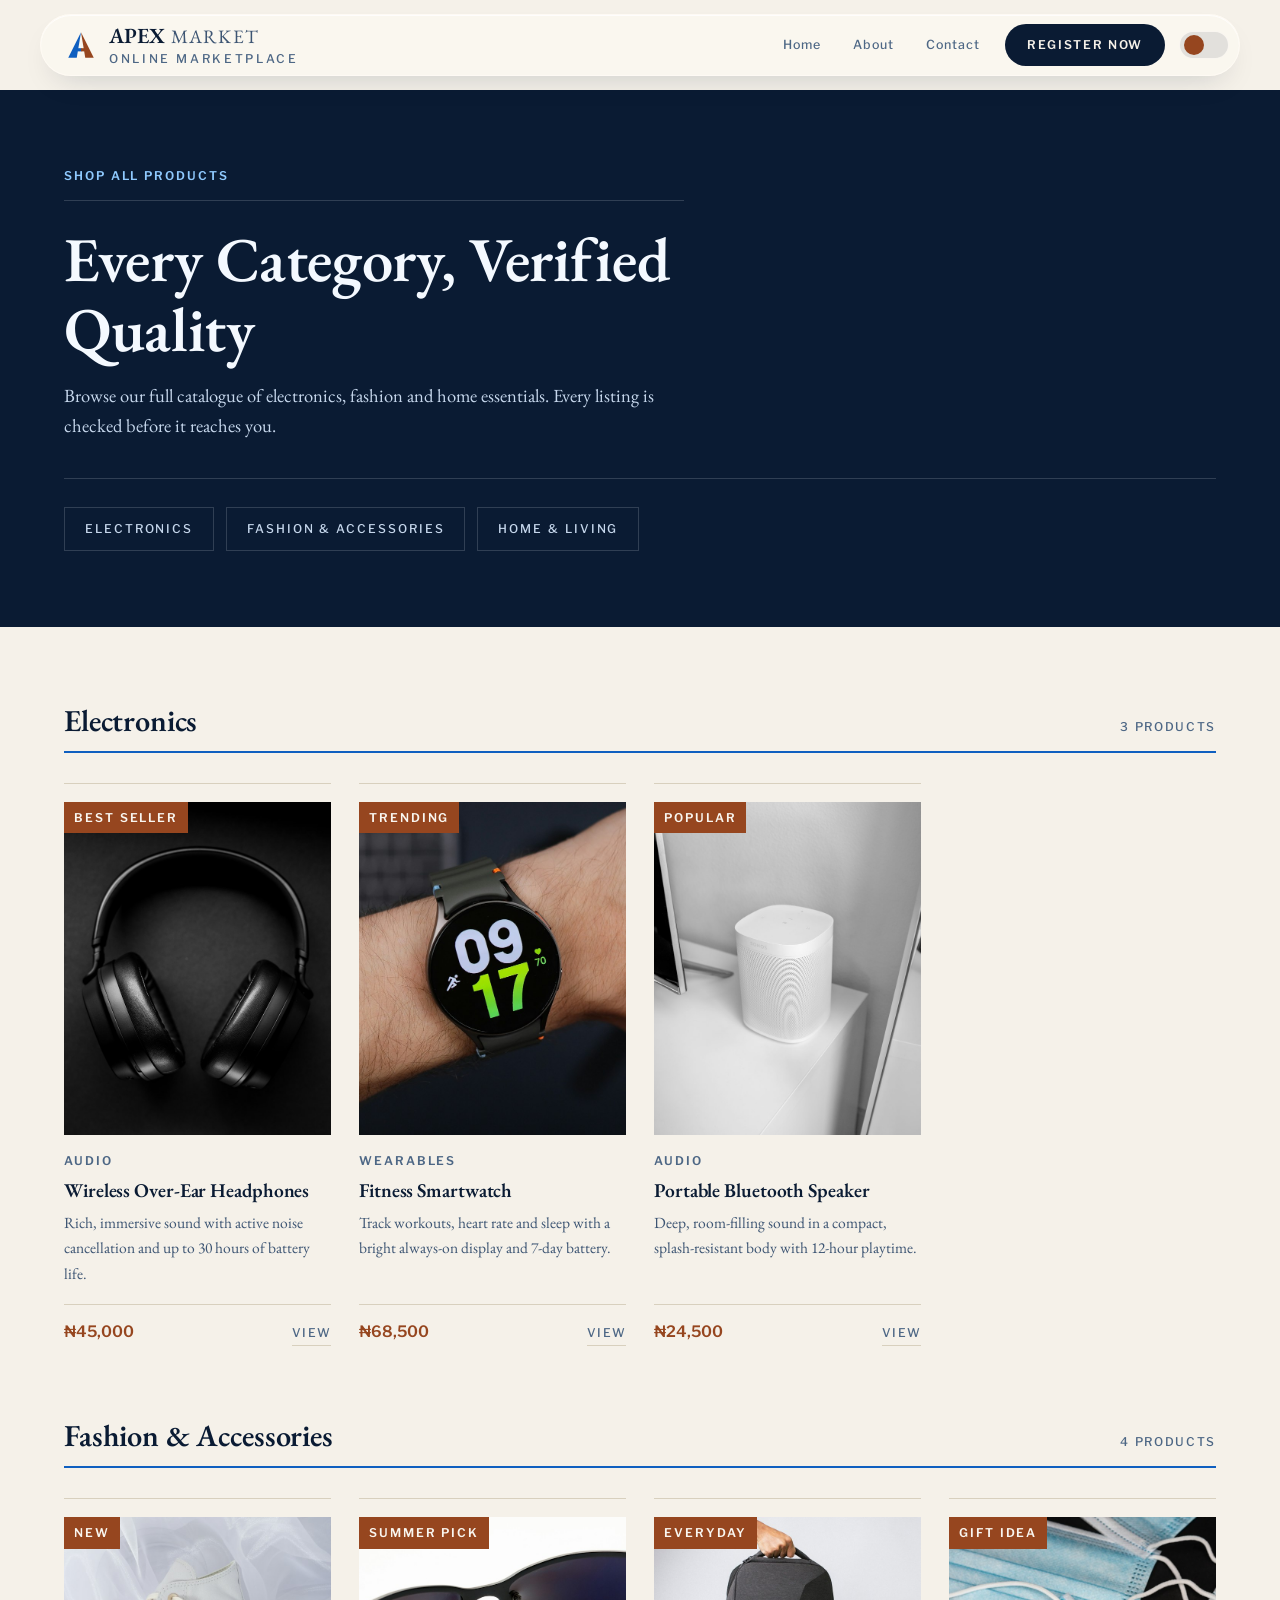
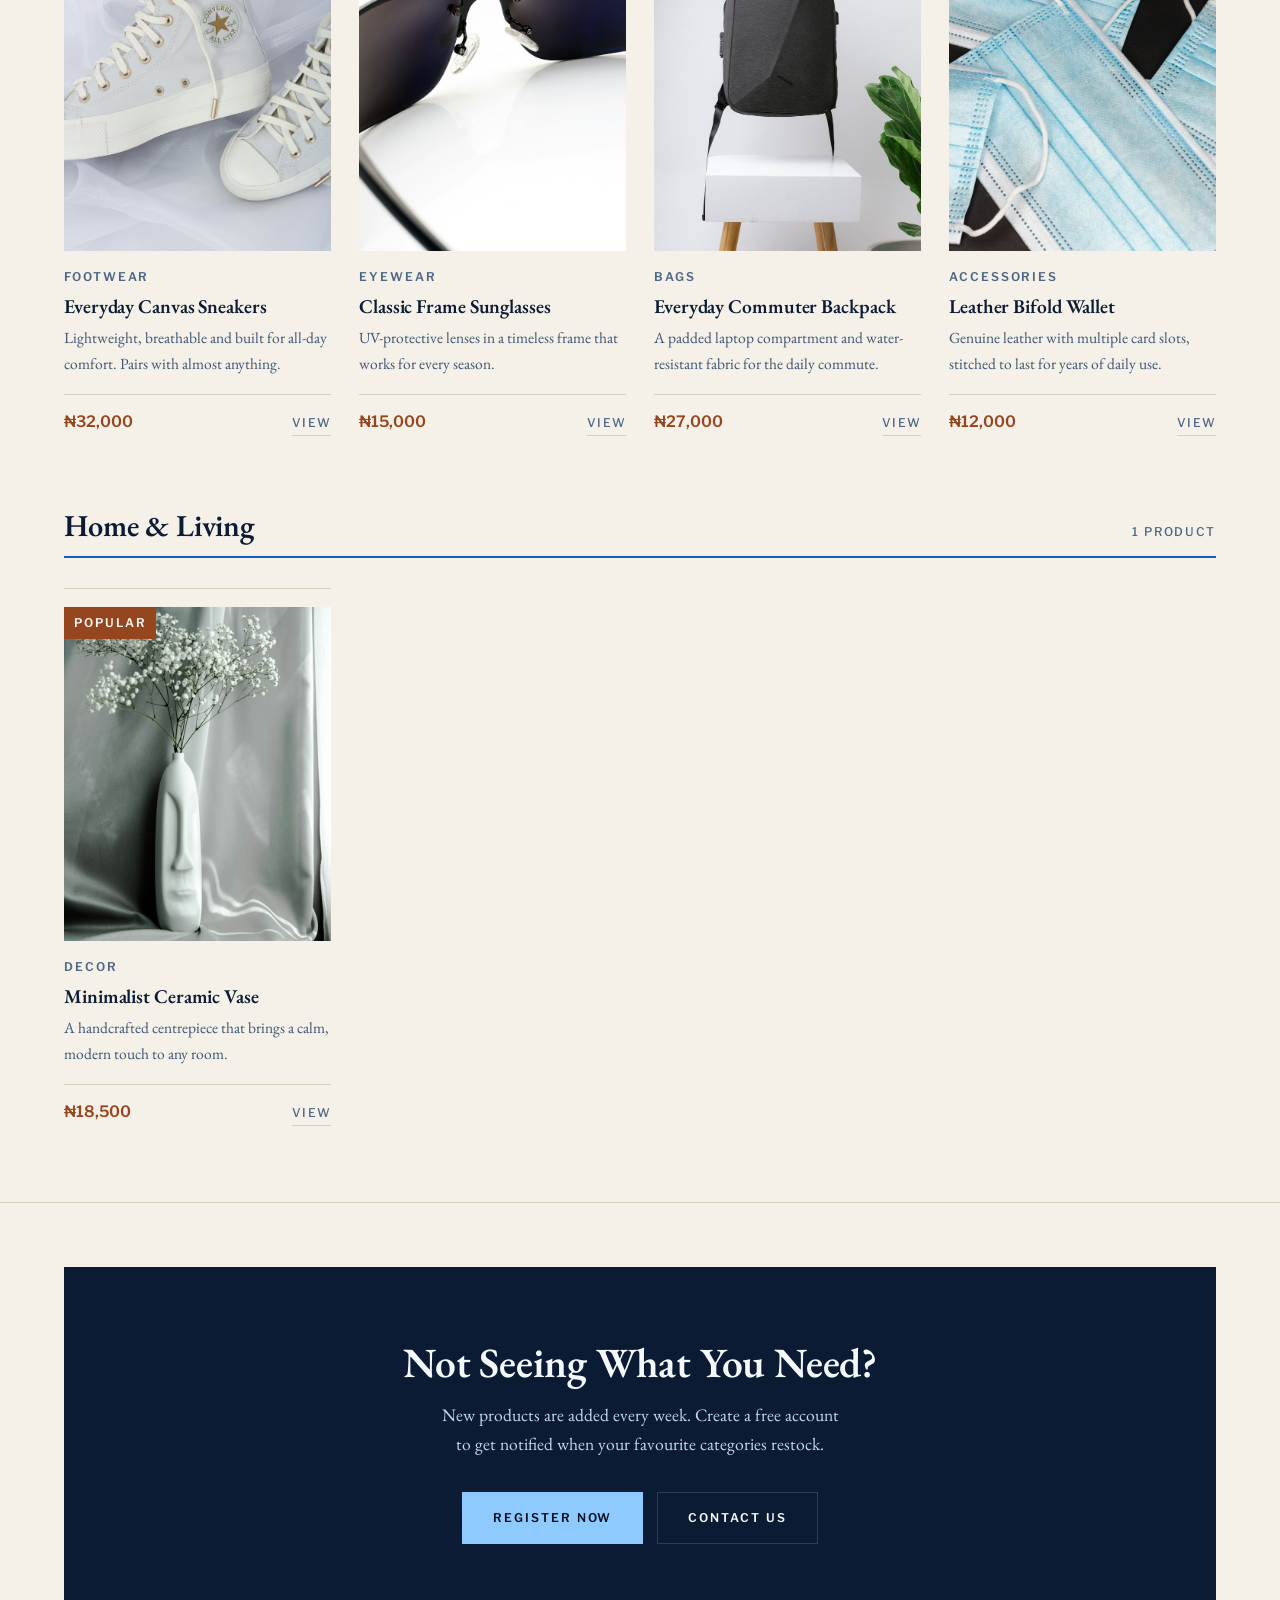
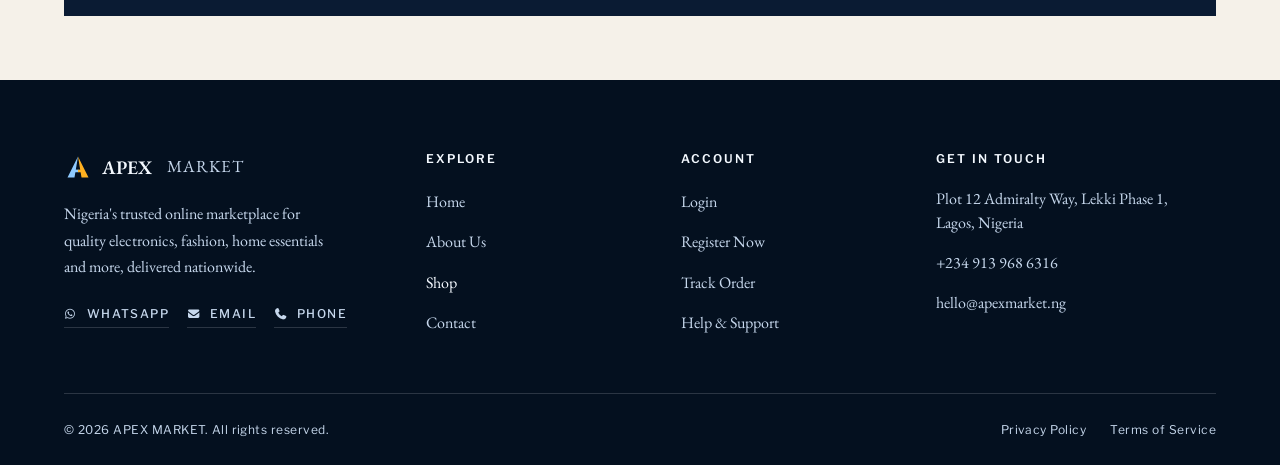
<file: shop.html>
<!DOCTYPE html>
<html lang="en-NG">
<head>
  <meta charset="UTF-8">
  <meta name="viewport" content="width=device-width, initial-scale=1.0">
  <title>Shop All Products | APEX MARKET</title>
  <meta name="description" content="Browse electronics, fashion and home essentials at APEX MARKET. Quality, verified products with fast nationwide delivery across Nigeria.">
  <link rel="canonical" href="https://apexmarket.ng/shop.html">
  <meta property="og:type" content="website">
  <meta property="og:site_name" content="APEX MARKET">
  <meta property="og:locale" content="en_NG">
  <meta property="og:url" content="https://apexmarket.ng/shop.html">
  <meta property="og:title" content="Shop All Products | APEX MARKET">
  <meta property="og:description" content="Browse electronics, fashion and home essentials at APEX MARKET. Quality, verified products with fast nationwide delivery across Nigeria.">
  <meta property="og:image" content="https://apexmarket.ng/images/og-card.jpg">
  <meta property="og:image:width" content="1200">
  <meta property="og:image:height" content="630">
  <meta property="og:image:alt" content="Premium wireless over-ear headphones, one of APEX MARKET's best-selling audio products">
  <meta name="twitter:card" content="summary_large_image">
  <meta name="twitter:title" content="Shop All Products | APEX MARKET">
  <meta name="twitter:description" content="Browse electronics, fashion and home essentials at APEX MARKET. Quality, verified products with fast nationwide delivery across Nigeria.">
  <meta name="twitter:image" content="https://apexmarket.ng/images/og-card.jpg">
  <meta name="theme-color" content="#f5f1e9" media="(prefers-color-scheme: light)">
  <meta name="theme-color" content="#04101f" media="(prefers-color-scheme: dark)">

  <link rel="preconnect" href="https://fonts.googleapis.com">
  <link rel="preconnect" href="https://fonts.gstatic.com" crossorigin>
  <link href="https://fonts.googleapis.com/css2?family=EB+Garamond:wght@400;500;600&family=Libre+Franklin:wght@400;500;600&display=swap" rel="stylesheet">

  <link rel="icon" type="image/svg+xml" href="favicon.svg">
  <!-- PNG fallbacks. Every current browser prefers the SVG above, but iOS
       ignores rel=icon for home-screen shortcuts and some link-preview
       services will not fetch an SVG at all. Baked in the light appearance,
       since a PNG cannot swap grounds the way the SVG does. -->
  <link rel="icon" type="image/png" sizes="32x32" href="favicon-32.png">
  <link rel="apple-touch-icon" sizes="180x180" href="apple-touch-icon.png">
  <!-- Font Awesome icons (self-hosted) -->
  <link rel="stylesheet" href="vendor/fontawesome/css/all.min.css">
  <link rel="stylesheet" href="style.css">
</head>
<body>

  <!-- ================= Header / Navigation Start =================
       Note: per spec the primary nav holds exactly four links (Home,
       About, Contact, Register Now). This Shop page is reached via the
       hero/CTA buttons on other pages and the footer's "Explore" list. -->
  <header>
    <a class="skip-link" href="#main">Skip to main content</a>
    <nav class="navbar" aria-label="Primary navigation">
      <div class="navbar-container">

        <a href="index.html" class="navbar-brand" aria-label="APEX MARKET home">
          <svg class="logo-mark" width="34" height="34" viewBox="0 0 32 32" xmlns="http://www.w3.org/2000/svg" aria-hidden="true" focusable="false">
            <polygon class="logo-mark-a-left" points="16,4 4,28 12,28"/>
            <polygon class="logo-mark-a-right" points="16,4 28,28 20,28"/>
            <rect class="logo-mark-a-left" x="12.5" y="19" width="4" height="3"/>
            <rect class="logo-mark-a-right" x="16" y="19" width="3.5" height="3"/>
          </svg>
          <span class="navbar-brand-text"><span class="brand-word-apex">APEX</span><span class="brand-word-market">MARKET</span><small>Online Marketplace</small></span>
        </a>

        <input type="checkbox" id="nav-toggle" class="nav-toggle-input" aria-controls="navbar-menu" aria-label="Toggle navigation menu">
        <label for="nav-toggle" class="nav-toggle-label" aria-hidden="true">
          <span class="bar"></span><span class="bar"></span><span class="bar"></span>
        </label>

        <ul class="navbar-menu" id="navbar-menu" role="list">
          <li><a href="index.html" class="navbar-link">Home</a></li>
          <li><a href="about.html" class="navbar-link">About</a></li>
          <li><a href="contact.html" class="navbar-link">Contact</a></li>
          <li><a href="register.html" class="navbar-link navbar-link-cta">Register Now</a></li>
        </ul>

        <!-- Light / dark switch. Same checkbox trick as the menu above and
             equally scriptless: the page follows the operating system until
             this is ticked, and ticking it takes the opposite appearance.
             There is no storage behind it, so the choice lasts for the page. -->
        <div class="theme-switch-wrap">
          <input type="checkbox" id="theme-switch" class="theme-switch-input" aria-label="Use the opposite of my system light or dark appearance">
          <label for="theme-switch" class="theme-switch" title="Light / dark appearance" aria-hidden="true"></label>
        </div>

      </div>
    </nav>
  </header>
  <!-- ================= Header / Navigation End ================= -->

  <main id="main">

    <!-- ================= Shop Hero Start ================= -->
    <section class="shop-hero">
      <div class="container">
        <div class="shop-hero-content">
          <span class="page-hero-eyebrow">Shop All Products</span>
          <h1>Every Category, Verified Quality</h1>
          <p>Browse our full catalogue of electronics, fashion and home essentials. Every listing is checked before it reaches you.</p>
        </div>

        <!-- Category chips: plain anchor links to the sections below, no JavaScript -->
        <nav class="category-chips" aria-label="Jump to category">
          <a href="#electronics" class="chip">Electronics</a>
          <a href="#fashion" class="chip">Fashion &amp; Accessories</a>
          <a href="#home" class="chip">Home &amp; Living</a>
        </nav>
      </div>
    </section>
    <!-- ================= Shop Hero End ================= -->

    <!-- ================= Shop Grid Section Start ================= -->
    <section class="shop-grid-section section-white">
      <div class="container">

        <!-- Each card's "View" points at the category it sits in, which is
             where the home page's cards already send you. There are no
             per-product pages yet; until there are, a link to "#" that
             silently jumps to the top of the document is worse than one that
             lands on the right shelf. -->

        <!-- Electronics category -->
        <div class="shop-category-heading" id="electronics">
          <h2>Electronics</h2>
          <span>3 products</span>
        </div>
        <div class="shop-grid">

          <article class="product-card">
            <div class="product-img-wrap">
              <span class="product-badge">Best Seller</span>
              <img class="product-img" src="images/headphones.jpg" alt="Black over-ear wireless headphones on a dark surface" loading="lazy" width="700" height="875">
            </div>
            <div class="product-body">
              <span class="product-category">Audio</span>
              <h3 class="product-title">Wireless Over-Ear Headphones</h3>
              <p class="product-desc">Rich, immersive sound with active noise cancellation and up to 30 hours of battery life.</p>
              <div class="product-footer">
                <span class="product-price">&#8358;45,000</span>
                <a href="shop.html#electronics" class="product-link">View</a>
              </div>
            </div>
          </article>

          <article class="product-card">
            <div class="product-img-wrap">
              <span class="product-badge">Trending</span>
              <img class="product-img" src="images/smartwatch.jpg" alt="Person wearing a modern smartwatch showing the watch face" loading="lazy" width="700" height="875">
            </div>
            <div class="product-body">
              <span class="product-category">Wearables</span>
              <h3 class="product-title">Fitness Smartwatch</h3>
              <p class="product-desc">Track workouts, heart rate and sleep with a bright always-on display and 7-day battery.</p>
              <div class="product-footer">
                <span class="product-price">&#8358;68,500</span>
                <a href="shop.html#electronics" class="product-link">View</a>
              </div>
            </div>
          </article>

          <article class="product-card">
            <div class="product-img-wrap">
              <span class="product-badge">Popular</span>
              <img class="product-img" src="images/bluetooth-speaker.jpg" alt="A compact white portable Bluetooth speaker" loading="lazy" width="700" height="875">
            </div>
            <div class="product-body">
              <span class="product-category">Audio</span>
              <h3 class="product-title">Portable Bluetooth Speaker</h3>
              <p class="product-desc">Deep, room-filling sound in a compact, splash-resistant body with 12-hour playtime.</p>
              <div class="product-footer">
                <span class="product-price">&#8358;24,500</span>
                <a href="shop.html#electronics" class="product-link">View</a>
              </div>
            </div>
          </article>

        </div>

        <!-- Fashion & Accessories category -->
        <div class="shop-category-heading" id="fashion">
          <h2>Fashion &amp; Accessories</h2>
          <span>4 products</span>
        </div>
        <div class="shop-grid">

          <article class="product-card">
            <div class="product-img-wrap">
              <span class="product-badge">New</span>
              <img class="product-img" src="images/canvas-sneakers.jpg" alt="A pair of clean white sneakers on a white background" loading="lazy" width="700" height="875">
            </div>
            <div class="product-body">
              <span class="product-category">Footwear</span>
              <h3 class="product-title">Everyday Canvas Sneakers</h3>
              <p class="product-desc">Lightweight, breathable and built for all-day comfort. Pairs with almost anything.</p>
              <div class="product-footer">
                <span class="product-price">&#8358;32,000</span>
                <a href="shop.html#fashion" class="product-link">View</a>
              </div>
            </div>
          </article>

          <article class="product-card">
            <div class="product-img-wrap">
              <span class="product-badge">Summer Pick</span>
              <img class="product-img" src="images/sunglasses.jpg" alt="Black sunglasses laid flat on a light background" loading="lazy" width="700" height="875">
            </div>
            <div class="product-body">
              <span class="product-category">Eyewear</span>
              <h3 class="product-title">Classic Frame Sunglasses</h3>
              <p class="product-desc">UV-protective lenses in a timeless frame that works for every season.</p>
              <div class="product-footer">
                <span class="product-price">&#8358;15,000</span>
                <a href="shop.html#fashion" class="product-link">View</a>
              </div>
            </div>
          </article>

          <article class="product-card">
            <div class="product-img-wrap">
              <span class="product-badge">Everyday</span>
              <img class="product-img" src="images/commuter-backpack.jpg" alt="A black backpack resting on a white surface" loading="lazy" width="700" height="875">
            </div>
            <div class="product-body">
              <span class="product-category">Bags</span>
              <h3 class="product-title">Everyday Commuter Backpack</h3>
              <p class="product-desc">A padded laptop compartment and water-resistant fabric for the daily commute.</p>
              <div class="product-footer">
                <span class="product-price">&#8358;27,000</span>
                <a href="shop.html#fashion" class="product-link">View</a>
              </div>
            </div>
          </article>

          <article class="product-card">
            <div class="product-img-wrap">
              <span class="product-badge">Gift Idea</span>
              <img class="product-img" src="images/leather-wallet.jpg" alt="A brown leather bifold wallet on a white table" loading="lazy" width="700" height="875">
            </div>
            <div class="product-body">
              <span class="product-category">Accessories</span>
              <h3 class="product-title">Leather Bifold Wallet</h3>
              <p class="product-desc">Genuine leather with multiple card slots, stitched to last for years of daily use.</p>
              <div class="product-footer">
                <span class="product-price">&#8358;12,000</span>
                <a href="shop.html#fashion" class="product-link">View</a>
              </div>
            </div>
          </article>

        </div>

        <!-- Home & Living category -->
        <div class="shop-category-heading" id="home">
          <h2>Home &amp; Living</h2>
          <span>1 product</span>
        </div>
        <div class="shop-grid">

          <article class="product-card">
            <div class="product-img-wrap">
              <span class="product-badge">Popular</span>
              <img class="product-img" src="images/ceramic-vase.jpg" alt="A minimalist white ceramic vase styled with baby's breath flowers" loading="lazy" width="700" height="875">
            </div>
            <div class="product-body">
              <span class="product-category">Decor</span>
              <h3 class="product-title">Minimalist Ceramic Vase</h3>
              <p class="product-desc">A handcrafted centrepiece that brings a calm, modern touch to any room.</p>
              <div class="product-footer">
                <span class="product-price">&#8358;18,500</span>
                <a href="shop.html#home" class="product-link">View</a>
              </div>
            </div>
          </article>

        </div>

      </div>
    </section>
    <!-- ================= Shop Grid Section End ================= -->

    <!-- ================= CTA Banner Section Start ================= -->
    <section class="section section-white section-tight">
      <div class="container">
        <div class="cta-banner">
          <h2>Not Seeing What You Need?</h2>
          <p>New products are added every week. Create a free account to get notified when your favourite categories restock.</p>
          <div class="cta-banner-actions">
            <a href="register.html" class="btn btn-primary">Register Now</a>
            <a href="contact.html" class="btn btn-secondary">Contact Us</a>
          </div>
        </div>
      </div>
    </section>
    <!-- ================= CTA Banner Section End ================= -->

  </main>

  <!-- ================= Footer Start ================= -->
  <footer class="footer">
    <div class="container">
      <div class="footer-grid">

        <div>
          <a href="index.html" class="footer-brand" aria-label="APEX MARKET home">
            <svg class="logo-mark" width="28" height="28" viewBox="0 0 32 32" xmlns="http://www.w3.org/2000/svg" aria-hidden="true" focusable="false">
              <polygon class="logo-mark-a-left" points="16,4 4,28 12,28"/>
              <polygon class="logo-mark-a-right" points="16,4 28,28 20,28"/>
              <rect class="logo-mark-a-left" x="12.5" y="19" width="4" height="3"/>
              <rect class="logo-mark-a-right" x="16" y="19" width="3.5" height="3"/>
            </svg>
            <span class="brand-word-apex">APEX</span><span class="brand-word-market">MARKET</span>
          </a>
          <p class="footer-desc">Nigeria's trusted online marketplace for quality electronics, fashion, home essentials and more, delivered nationwide.</p>
          <!-- The three channels the Terms page already names - phone, email
               and WhatsApp - each pointing at something that answers. What
               stood here was four social accounts that do not exist, linked
               to "#" on all seven pages. -->
          <nav class="footer-social" aria-label="Ways to reach us">
            <a href="https://wa.me/2349139686316" class="footer-social-link"><i class="fa-brands fa-whatsapp" aria-hidden="true"></i> WhatsApp</a>
            <a href="mailto:hello@apexmarket.ng" class="footer-social-link"><i class="fa-solid fa-envelope" aria-hidden="true"></i> Email</a>
            <a href="tel:+2349139686316" class="footer-social-link"><i class="fa-solid fa-phone" aria-hidden="true"></i> Phone</a>
          </nav>
        </div>

        <nav aria-label="Footer navigation">
          <h3 class="footer-heading">Explore</h3>
          <ul class="footer-links" role="list">
            <li><a href="index.html" class="footer-link">Home</a></li>
            <li><a href="about.html" class="footer-link">About Us</a></li>
            <li><a href="shop.html" class="footer-link" aria-current="page">Shop</a></li>
            <li><a href="contact.html" class="footer-link">Contact</a></li>
          </ul>
        </nav>

        <nav aria-label="Account navigation">
          <h3 class="footer-heading">Account</h3>
          <ul class="footer-links" role="list">
            <li><a href="login.html" class="footer-link">Login</a></li>
            <li><a href="register.html" class="footer-link">Register Now</a></li>
            <li><a href="contact.html" class="footer-link">Track Order</a></li>
            <li><a href="contact.html" class="footer-link">Help &amp; Support</a></li>
          </ul>
        </nav>

        <div>
          <h3 class="footer-heading">Get in Touch</h3>
          <address class="footer-contact-item">Plot 12 Admiralty Way, Lekki Phase 1, Lagos, Nigeria</address>
          <div class="footer-contact-item"><a href="tel:+2349139686316">+234 913 968 6316</a></div>
          <div class="footer-contact-item"><a href="mailto:hello@apexmarket.ng">hello@apexmarket.ng</a></div>
        </div>

      </div>

      <div class="footer-bottom">
        <p>&copy; 2026 APEX MARKET. All rights reserved.</p>
        <div class="footer-bottom-links">
          <a href="privacy.html">Privacy Policy</a>
          <a href="terms.html">Terms of Service</a>
        </div>
      </div>
    </div>
  </footer>
  <!-- ================= Footer End ================= -->

</body>
</html>
</file>
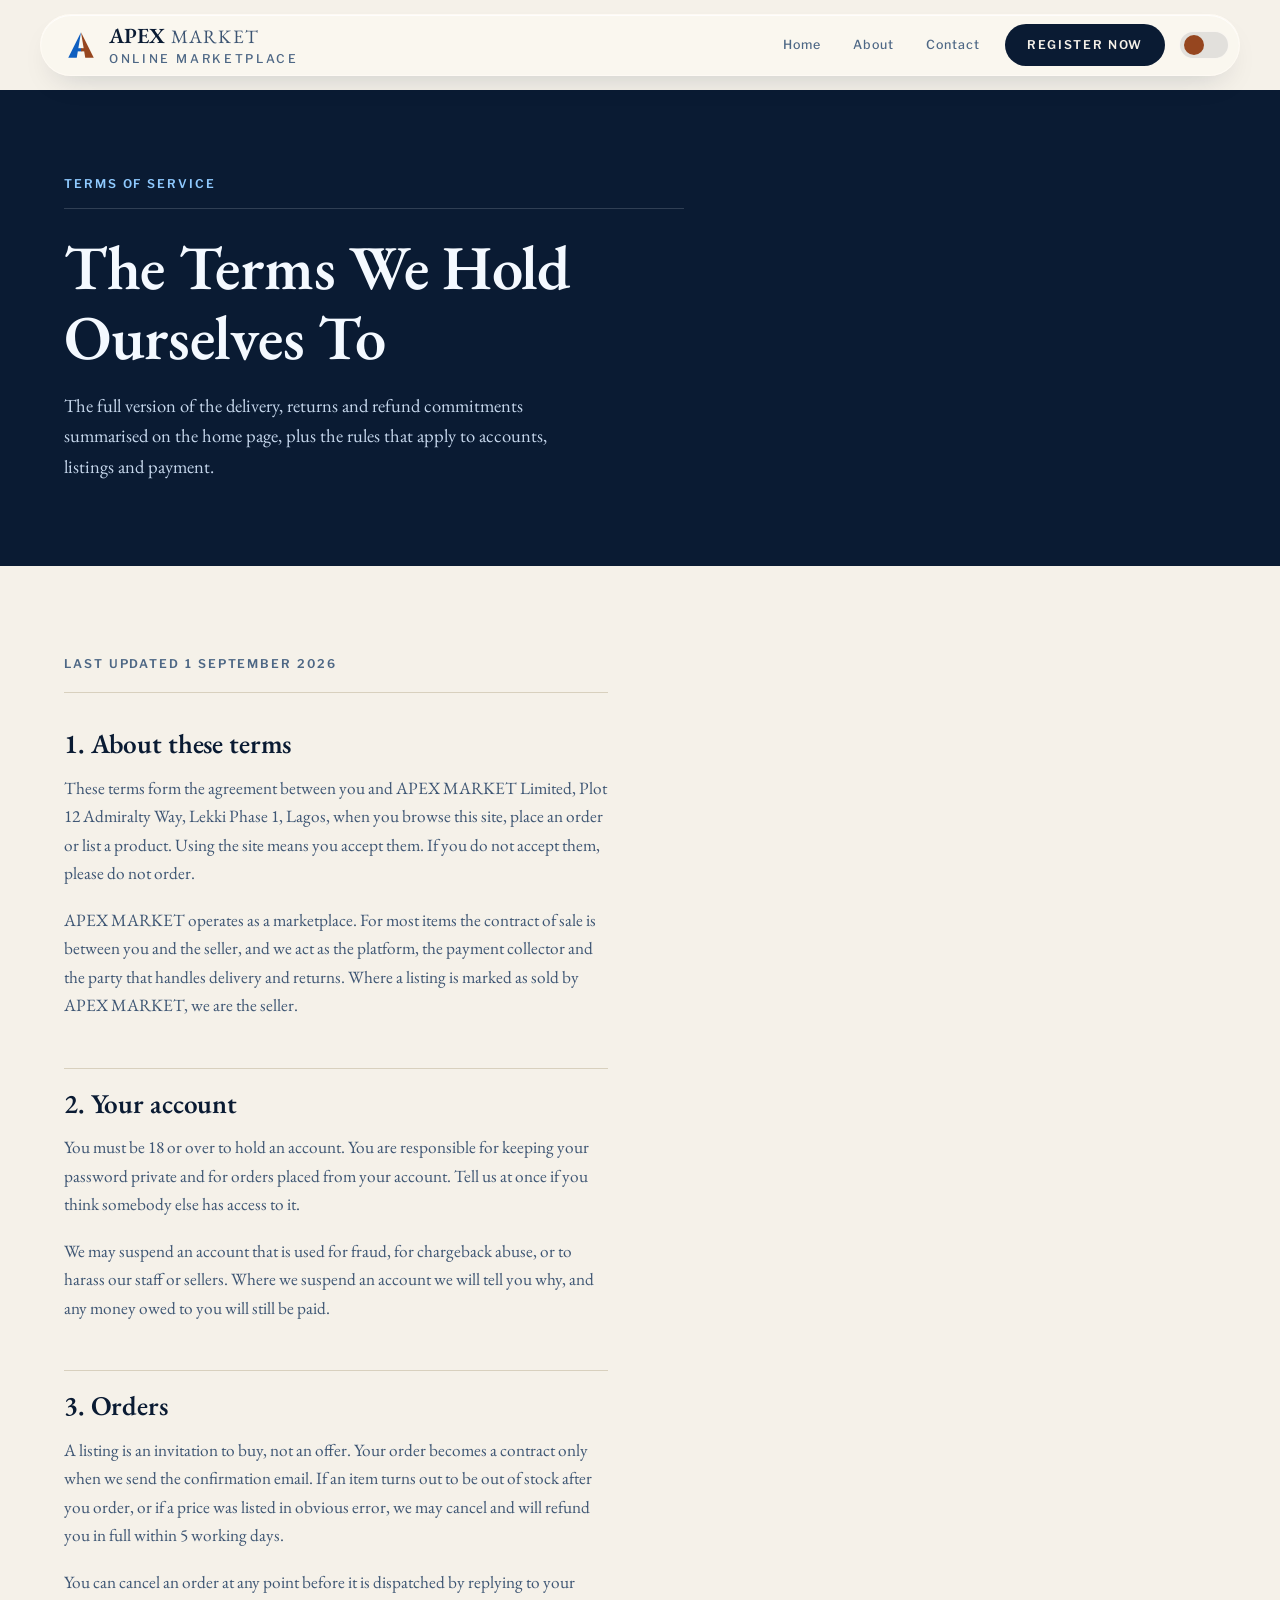
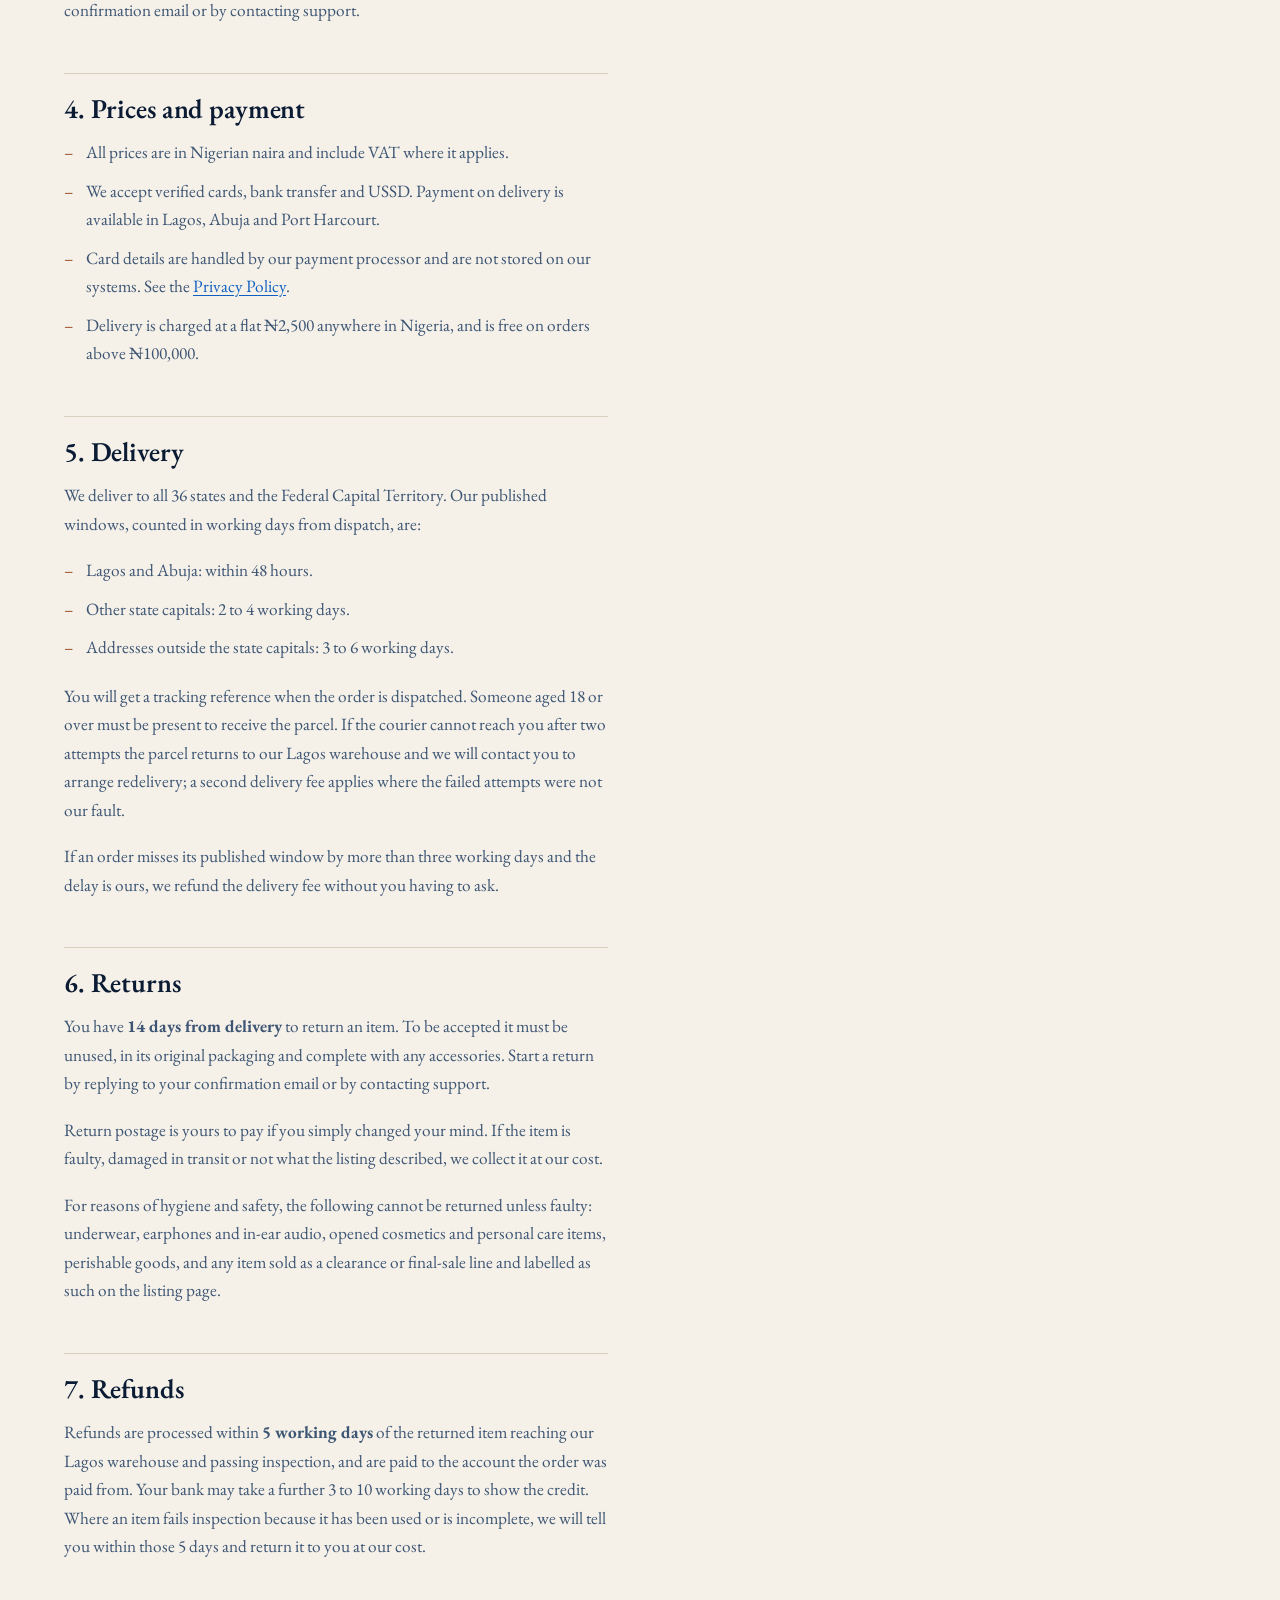
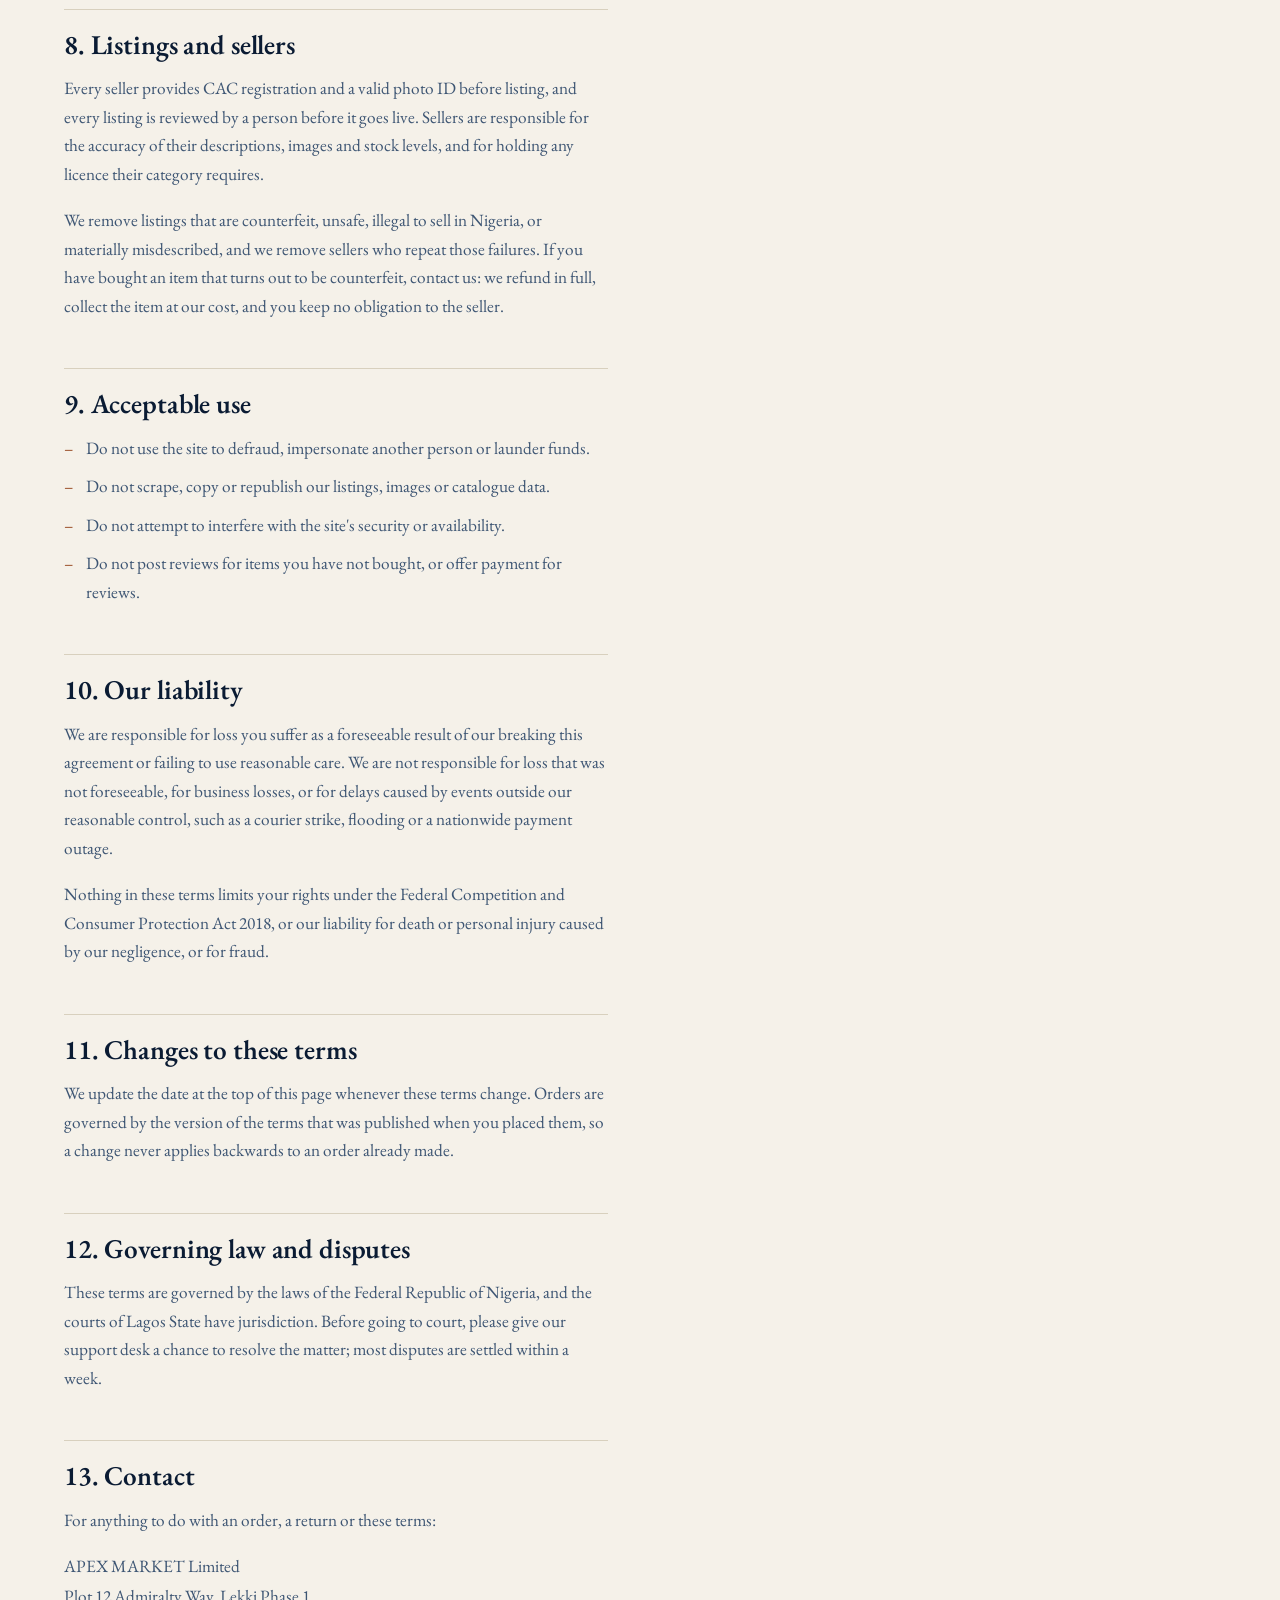
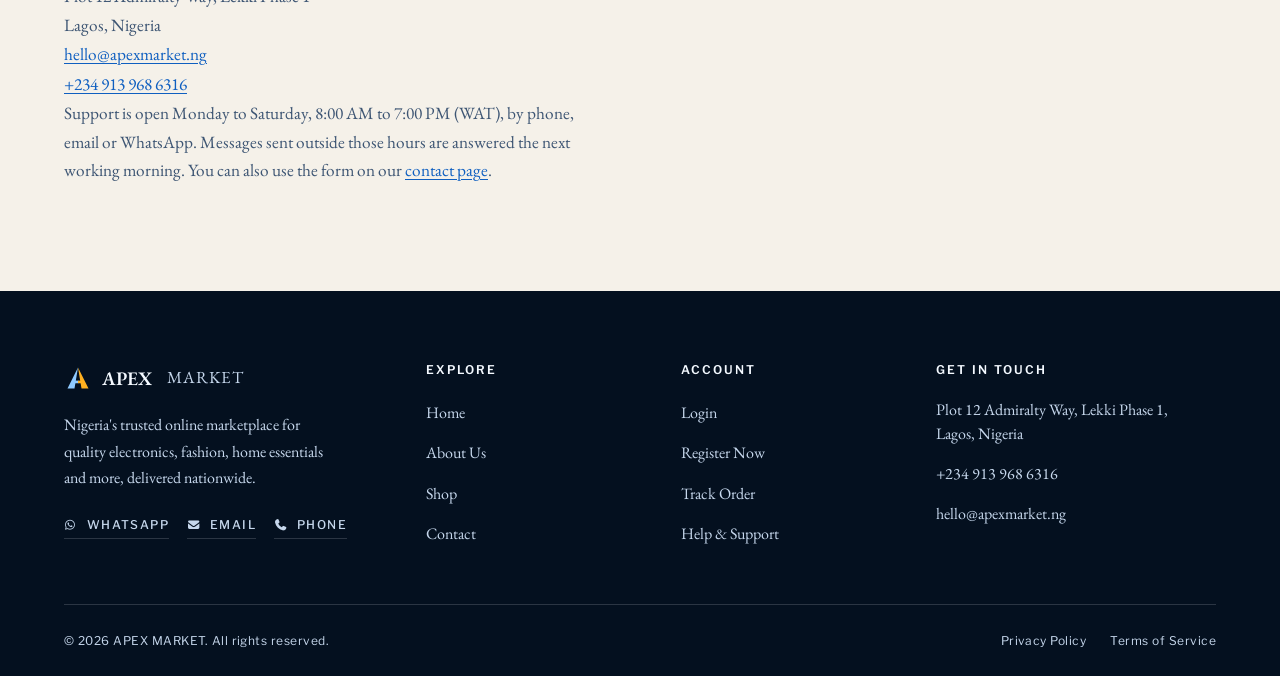
<file: terms.html>
<!DOCTYPE html>
<html lang="en-NG">
<head>
  <meta charset="UTF-8">
  <meta name="viewport" content="width=device-width, initial-scale=1.0">
  <title>Terms of Service | APEX MARKET</title>
  <meta name="description" content="The terms you agree to when you shop or sell on APEX MARKET: orders, pricing, delivery times, returns, refunds and liability.">
  <link rel="canonical" href="https://apexmarket.ng/terms.html">
  <meta property="og:type" content="website">
  <meta property="og:site_name" content="APEX MARKET">
  <meta property="og:locale" content="en_NG">
  <meta property="og:url" content="https://apexmarket.ng/terms.html">
  <meta property="og:title" content="Terms of Service | APEX MARKET">
  <meta property="og:description" content="The terms you agree to when you shop or sell on APEX MARKET: orders, pricing, delivery times, returns, refunds and liability.">
  <meta property="og:image" content="https://apexmarket.ng/images/og-card.jpg">
  <meta property="og:image:width" content="1200">
  <meta property="og:image:height" content="630">
  <meta property="og:image:alt" content="Premium wireless over-ear headphones, one of APEX MARKET's best-selling audio products">
  <meta name="twitter:card" content="summary_large_image">
  <meta name="twitter:title" content="Terms of Service | APEX MARKET">
  <meta name="twitter:description" content="The terms you agree to when you shop or sell on APEX MARKET: orders, pricing, delivery times, returns, refunds and liability.">
  <meta name="twitter:image" content="https://apexmarket.ng/images/og-card.jpg">
  <meta name="theme-color" content="#f5f1e9" media="(prefers-color-scheme: light)">
  <meta name="theme-color" content="#04101f" media="(prefers-color-scheme: dark)">

  <link rel="preconnect" href="https://fonts.googleapis.com">
  <link rel="preconnect" href="https://fonts.gstatic.com" crossorigin>
  <link href="https://fonts.googleapis.com/css2?family=EB+Garamond:wght@400;500;600&family=Libre+Franklin:wght@400;500;600&display=swap" rel="stylesheet">

  <link rel="icon" type="image/svg+xml" href="favicon.svg">
  <!-- PNG fallbacks. Every current browser prefers the SVG above, but iOS
       ignores rel=icon for home-screen shortcuts and some link-preview
       services will not fetch an SVG at all. Baked in the light appearance,
       since a PNG cannot swap grounds the way the SVG does. -->
  <link rel="icon" type="image/png" sizes="32x32" href="favicon-32.png">
  <link rel="apple-touch-icon" sizes="180x180" href="apple-touch-icon.png">
  <!-- Font Awesome icons (self-hosted) -->
  <link rel="stylesheet" href="vendor/fontawesome/css/all.min.css">
  <link rel="stylesheet" href="style.css">
</head>
<body>

  <!-- ================= Header / Navigation Start ================= -->
  <header>
    <a class="skip-link" href="#main">Skip to main content</a>
    <nav class="navbar" aria-label="Primary navigation">
      <div class="navbar-container">

        <a href="index.html" class="navbar-brand" aria-label="APEX MARKET home">
          <svg class="logo-mark" width="34" height="34" viewBox="0 0 32 32" xmlns="http://www.w3.org/2000/svg" aria-hidden="true" focusable="false">
            <polygon class="logo-mark-a-left" points="16,4 4,28 12,28"/>
            <polygon class="logo-mark-a-right" points="16,4 28,28 20,28"/>
            <rect class="logo-mark-a-left" x="12.5" y="19" width="4" height="3"/>
            <rect class="logo-mark-a-right" x="16" y="19" width="3.5" height="3"/>
          </svg>
          <span class="navbar-brand-text"><span class="brand-word-apex">APEX</span><span class="brand-word-market">MARKET</span><small>Online Marketplace</small></span>
        </a>

        <input type="checkbox" id="nav-toggle" class="nav-toggle-input" aria-controls="navbar-menu" aria-label="Toggle navigation menu">
        <label for="nav-toggle" class="nav-toggle-label" aria-hidden="true">
          <span class="bar"></span><span class="bar"></span><span class="bar"></span>
        </label>

        <ul class="navbar-menu" id="navbar-menu" role="list">
          <li><a href="index.html" class="navbar-link">Home</a></li>
          <li><a href="about.html" class="navbar-link">About</a></li>
          <li><a href="contact.html" class="navbar-link">Contact</a></li>
          <li><a href="register.html" class="navbar-link navbar-link-cta">Register Now</a></li>
        </ul>

        <!-- Light / dark switch. Same checkbox trick as the menu above and
             equally scriptless: the page follows the operating system until
             this is ticked, and ticking it takes the opposite appearance.
             There is no storage behind it, so the choice lasts for the page. -->
        <div class="theme-switch-wrap">
          <input type="checkbox" id="theme-switch" class="theme-switch-input" aria-label="Use the opposite of my system light or dark appearance">
          <label for="theme-switch" class="theme-switch" title="Light / dark appearance" aria-hidden="true"></label>
        </div>

      </div>
    </nav>
  </header>
  <!-- ================= Header / Navigation End ================= -->

  <main id="main">

    <!-- ================= Page Hero Start ================= -->
    <section class="page-hero">
      <div class="container">
        <span class="page-hero-eyebrow">Terms of Service</span>
        <h1>The Terms We Hold Ourselves To</h1>
        <p>The full version of the delivery, returns and refund commitments summarised on the home page, plus the rules that apply to accounts, listings and payment.</p>
      </div>
    </section>
    <!-- ================= Page Hero End ================= -->

    <!-- ================= Terms Body Start ================= -->
    <section class="section section-white" aria-labelledby="terms-heading">
      <div class="container">
        <div class="legal-content">

          <span class="legal-meta">Last updated 1 September 2026</span>

          <h2 id="terms-heading">1. About these terms</h2>
          <p>These terms form the agreement between you and APEX MARKET Limited, Plot 12 Admiralty Way, Lekki Phase 1, Lagos, when you browse this site, place an order or list a product. Using the site means you accept them. If you do not accept them, please do not order.</p>
          <p>APEX MARKET operates as a marketplace. For most items the contract of sale is between you and the seller, and we act as the platform, the payment collector and the party that handles delivery and returns. Where a listing is marked as sold by APEX MARKET, we are the seller.</p>

          <h2>2. Your account</h2>
          <p>You must be 18 or over to hold an account. You are responsible for keeping your password private and for orders placed from your account. Tell us at once if you think somebody else has access to it.</p>
          <p>We may suspend an account that is used for fraud, for chargeback abuse, or to harass our staff or sellers. Where we suspend an account we will tell you why, and any money owed to you will still be paid.</p>

          <h2>3. Orders</h2>
          <p>A listing is an invitation to buy, not an offer. Your order becomes a contract only when we send the confirmation email. If an item turns out to be out of stock after you order, or if a price was listed in obvious error, we may cancel and will refund you in full within 5 working days.</p>
          <p>You can cancel an order at any point before it is dispatched by replying to your confirmation email or by contacting support.</p>

          <h2>4. Prices and payment</h2>
          <ul role="list">
            <li>All prices are in Nigerian naira and include VAT where it applies.</li>
            <li>We accept verified cards, bank transfer and USSD. Payment on delivery is available in Lagos, Abuja and Port Harcourt.</li>
            <li>Card details are handled by our payment processor and are not stored on our systems. See the <a href="privacy.html">Privacy Policy</a>.</li>
            <li>Delivery is charged at a flat &#8358;2,500 anywhere in Nigeria, and is free on orders above &#8358;100,000.</li>
          </ul>

          <h2>5. Delivery</h2>
          <p>We deliver to all 36 states and the Federal Capital Territory. Our published windows, counted in working days from dispatch, are:</p>
          <ul role="list">
            <li>Lagos and Abuja: within 48 hours.</li>
            <li>Other state capitals: 2 to 4 working days.</li>
            <li>Addresses outside the state capitals: 3 to 6 working days.</li>
          </ul>
          <p>You will get a tracking reference when the order is dispatched. Someone aged 18 or over must be present to receive the parcel. If the courier cannot reach you after two attempts the parcel returns to our Lagos warehouse and we will contact you to arrange redelivery; a second delivery fee applies where the failed attempts were not our fault.</p>
          <p>If an order misses its published window by more than three working days and the delay is ours, we refund the delivery fee without you having to ask.</p>

          <h2>6. Returns</h2>
          <p>You have <strong>14 days from delivery</strong> to return an item. To be accepted it must be unused, in its original packaging and complete with any accessories. Start a return by replying to your confirmation email or by contacting support.</p>
          <p>Return postage is yours to pay if you simply changed your mind. If the item is faulty, damaged in transit or not what the listing described, we collect it at our cost.</p>
          <p>For reasons of hygiene and safety, the following cannot be returned unless faulty: underwear, earphones and in-ear audio, opened cosmetics and personal care items, perishable goods, and any item sold as a clearance or final-sale line and labelled as such on the listing page.</p>

          <h2>7. Refunds</h2>
          <p>Refunds are processed within <strong>5 working days</strong> of the returned item reaching our Lagos warehouse and passing inspection, and are paid to the account the order was paid from. Your bank may take a further 3 to 10 working days to show the credit. Where an item fails inspection because it has been used or is incomplete, we will tell you within those 5 days and return it to you at our cost.</p>

          <h2>8. Listings and sellers</h2>
          <p>Every seller provides CAC registration and a valid photo ID before listing, and every listing is reviewed by a person before it goes live. Sellers are responsible for the accuracy of their descriptions, images and stock levels, and for holding any licence their category requires.</p>
          <p>We remove listings that are counterfeit, unsafe, illegal to sell in Nigeria, or materially misdescribed, and we remove sellers who repeat those failures. If you have bought an item that turns out to be counterfeit, contact us: we refund in full, collect the item at our cost, and you keep no obligation to the seller.</p>

          <h2>9. Acceptable use</h2>
          <ul role="list">
            <li>Do not use the site to defraud, impersonate another person or launder funds.</li>
            <li>Do not scrape, copy or republish our listings, images or catalogue data.</li>
            <li>Do not attempt to interfere with the site's security or availability.</li>
            <li>Do not post reviews for items you have not bought, or offer payment for reviews.</li>
          </ul>

          <h2>10. Our liability</h2>
          <p>We are responsible for loss you suffer as a foreseeable result of our breaking this agreement or failing to use reasonable care. We are not responsible for loss that was not foreseeable, for business losses, or for delays caused by events outside our reasonable control, such as a courier strike, flooding or a nationwide payment outage.</p>
          <p>Nothing in these terms limits your rights under the Federal Competition and Consumer Protection Act 2018, or our liability for death or personal injury caused by our negligence, or for fraud.</p>

          <h2>11. Changes to these terms</h2>
          <p>We update the date at the top of this page whenever these terms change. Orders are governed by the version of the terms that was published when you placed them, so a change never applies backwards to an order already made.</p>

          <h2>12. Governing law and disputes</h2>
          <p>These terms are governed by the laws of the Federal Republic of Nigeria, and the courts of Lagos State have jurisdiction. Before going to court, please give our support desk a chance to resolve the matter; most disputes are settled within a week.</p>

          <h2>13. Contact</h2>
          <p>For anything to do with an order, a return or these terms:</p>
          <address>
            APEX MARKET Limited<br>
            Plot 12 Admiralty Way, Lekki Phase 1<br>
            Lagos, Nigeria<br>
            <a href="mailto:hello@apexmarket.ng">hello@apexmarket.ng</a><br>
            <a href="tel:+2349139686316">+234 913 968 6316</a>
          </address>
          <p>Support is open Monday to Saturday, 8:00 AM to 7:00 PM (WAT), by phone, email or WhatsApp. Messages sent outside those hours are answered the next working morning. You can also use the form on our <a href="contact.html">contact page</a>.</p>

        </div>
      </div>
    </section>
    <!-- ================= Terms Body End ================= -->

  </main>

  <!-- ================= Footer Start ================= -->
  <footer class="footer">
    <div class="container">
      <div class="footer-grid">

        <div>
          <a href="index.html" class="footer-brand" aria-label="APEX MARKET home">
            <svg class="logo-mark" width="28" height="28" viewBox="0 0 32 32" xmlns="http://www.w3.org/2000/svg" aria-hidden="true" focusable="false">
              <polygon class="logo-mark-a-left" points="16,4 4,28 12,28"/>
              <polygon class="logo-mark-a-right" points="16,4 28,28 20,28"/>
              <rect class="logo-mark-a-left" x="12.5" y="19" width="4" height="3"/>
              <rect class="logo-mark-a-right" x="16" y="19" width="3.5" height="3"/>
            </svg>
            <span class="brand-word-apex">APEX</span><span class="brand-word-market">MARKET</span>
          </a>
          <p class="footer-desc">Nigeria's trusted online marketplace for quality electronics, fashion, home essentials and more, delivered nationwide.</p>
          <!-- The three channels the Terms page already names - phone, email
               and WhatsApp - each pointing at something that answers. What
               stood here was four social accounts that do not exist, linked
               to "#" on all seven pages. -->
          <nav class="footer-social" aria-label="Ways to reach us">
            <a href="https://wa.me/2349139686316" class="footer-social-link"><i class="fa-brands fa-whatsapp" aria-hidden="true"></i> WhatsApp</a>
            <a href="mailto:hello@apexmarket.ng" class="footer-social-link"><i class="fa-solid fa-envelope" aria-hidden="true"></i> Email</a>
            <a href="tel:+2349139686316" class="footer-social-link"><i class="fa-solid fa-phone" aria-hidden="true"></i> Phone</a>
          </nav>
        </div>

        <nav aria-label="Footer navigation">
          <h3 class="footer-heading">Explore</h3>
          <ul class="footer-links" role="list">
            <li><a href="index.html" class="footer-link">Home</a></li>
            <li><a href="about.html" class="footer-link">About Us</a></li>
            <li><a href="shop.html" class="footer-link">Shop</a></li>
            <li><a href="contact.html" class="footer-link">Contact</a></li>
          </ul>
        </nav>

        <nav aria-label="Account navigation">
          <h3 class="footer-heading">Account</h3>
          <ul class="footer-links" role="list">
            <li><a href="login.html" class="footer-link">Login</a></li>
            <li><a href="register.html" class="footer-link">Register Now</a></li>
            <li><a href="contact.html" class="footer-link">Track Order</a></li>
            <li><a href="contact.html" class="footer-link">Help &amp; Support</a></li>
          </ul>
        </nav>

        <div>
          <h3 class="footer-heading">Get in Touch</h3>
          <address class="footer-contact-item">Plot 12 Admiralty Way, Lekki Phase 1, Lagos, Nigeria</address>
          <div class="footer-contact-item"><a href="tel:+2349139686316">+234 913 968 6316</a></div>
          <div class="footer-contact-item"><a href="mailto:hello@apexmarket.ng">hello@apexmarket.ng</a></div>
        </div>

      </div>

      <div class="footer-bottom">
        <p>&copy; 2026 APEX MARKET. All rights reserved.</p>
        <div class="footer-bottom-links">
          <a href="privacy.html">Privacy Policy</a>
          <a href="terms.html" aria-current="page">Terms of Service</a>
        </div>
      </div>
    </div>
  </footer>
  <!-- ================= Footer End ================= -->

</body>
</html>
</file>
<file: style.css>
/* ==========================================================================
   APEX MARKET - MAIN STYLESHEET
   ==========================================================================
   Warm paper + navy + clay theme. HTML and CSS only, no JavaScript - the
   mobile menu and the light/dark switch both use the checkbox hack.

   Colours are set once as light-dark() custom properties on :root, so the
   whole site follows the system theme and the navbar switch can flip it.

   TABLE OF CONTENTS
   1.  Design Tokens (palette, light/dark theme, type, layout)
   2.  CSS Reset / Base Elements
   3.  Accessibility Helpers (skip link, focus states, sr-only)
   4.  Layout Utilities (container, section bands)
   5.  Shared Typographic Devices (tracked labels, rules)
   6.  Buttons
   7.  Navbar (glass pill, CSS-only mobile menu, theme switch)
   8.  Hero (home page)
   9.  Section Headers
   10. Product Grid (catalogue entries)
   11. Reasons List ("Why APEX MARKET")
   12. Numbered Process ("How it works")
   13. Specification List (delivery / returns / support facts)
   14. CTA Block
   15. Footer
   16. About Page Components
   17. Contact Page Components
   18. Login / Auth Page Components
   19. Shop Page Components
   20. Legal Pages (privacy, terms)
   21. Responsive Media Queries
   22. Reduced Motion
   ========================================================================== */

/* ==========================================================================
   1. DESIGN TOKENS
   ========================================================================== */
:root {
  /* --- Raw palette --- */
  --navy-900: #0a1b33;
  --navy-950: #04101f;

  /* Follow the system theme for form controls, scrollbars and light-dark() */
  color-scheme: light dark;

  /* Grounds */
  --surface: light-dark(#f5f1e9, #04101f); /* page                   */
  --surface-alt: light-dark(#eae3d4, #0a1b33); /* banded section         */
  --surface-raised: light-dark(#fbf8f2, #0d2240); /* cards, forms, panels   */
  --surface-invert: light-dark(#0a1b33, #12294a); /* the dark band          */
  --surface-invert-deep: light-dark(
    #04101f,
    #020a14
  ); /* footer                 */

  /* Ink on the page grounds */
  --ink: light-dark(#0a1b33, #f4f9ff); /* headings, strong text   */
  --ink-soft: light-dark(#3d5573, #b9cce4); /* body copy               */
  --ink-mute: light-dark(#4d6785, #8aa3c2); /* meta, captions, labels  */

  /* Ink on the navy grounds - same in both themes */
  --on-invert: #f4f9ff;
  --on-invert-soft: #c6d7ec;

  /* Rules */
  --rule: light-dark(#d8d0be, rgba(148, 183, 224, 0.22));
  --rule-invert: rgba(244, 249, 255, 0.16);

  /* Accents - blue for links, clay/gold for prices and figures */
  --accent: light-dark(#0f5fc0, #8fcaff);
  --accent-strong: light-dark(#0a4691, #cfe6ff);
  --accent-on-invert: #8fcaff;
  --accent-on-invert-strong: #cfe6ff;
  --warm: light-dark(#96461f, #ffb020);
  --warm-on-invert: #ffb020;

  /* Filled controls */
  --fill: light-dark(#0a1b33, #2f9bff);
  --fill-hover: light-dark(#12294a, #55b1ff);
  --on-fill: light-dark(#f5f1e9, #04101f);

  /* Catalogue badge */
  --badge-bg: light-dark(#96461f, #ffb020);
  --badge-ink: light-dark(#f9f6f0, #04101f);

  /* Glass for the navbar pill. 0.94 opacity keeps the nav text readable
     over whatever scrolls behind it (contrast stays above 4.5:1). */
  --glass: light-dark(rgba(250, 247, 240, 0.94), rgba(13, 34, 60, 0.94));
  --glass-edge: light-dark(rgba(255, 252, 246, 0.8), rgba(143, 202, 255, 0.2));
  --glass-sheen: light-dark(
    rgba(255, 255, 255, 0.85),
    rgba(255, 255, 255, 0.08)
  );
  --glass-shadow: light-dark(rgba(10, 27, 51, 0.22), rgba(0, 0, 0, 0.55));
  --nav-active: light-dark(rgba(15, 95, 192, 0.12), rgba(143, 202, 255, 0.16));

  /* Theme switch colours (the knob position is set in the switch styles) */
  --switch-track: light-dark(rgba(10, 27, 51, 0.1), rgba(143, 202, 255, 0.16));
  --switch-knob: light-dark(#96461f, #dcecff);

  /* Focus */
  --focus-ring: light-dark(#0f5fc0, #8fcaff);
  --focus-ring-invert: #8fcaff;

  /* --- Typography: EB Garamond for reading, Libre Franklin for labels --- */
  --font-serif: "EB Garamond", Garamond, Georgia, serif;
  --font-sans: "Libre Franklin", "Helvetica Neue", Helvetica, Arial, sans-serif;

  /* --- Motion --- */
  --transition: 0.15s ease;

  /* --- Layout --- */
  --container-width: 1200px;
  --header-height: 90px; /* 14px + 62px pill + 14px */
}

/* Switch checked = flip to the opposite of the system theme */
:root:has(.theme-switch-input:checked) {
  color-scheme: dark;
}

@media (prefers-color-scheme: dark) {
  :root:has(.theme-switch-input:checked) {
    color-scheme: light;
  }
}

/* Fallback for browsers without light-dark(): plain light-theme values */
@supports not (color: light-dark(#000, #fff)) {
  :root {
    --surface: #f5f1e9;
    --surface-alt: #eae3d4;
    --surface-raised: #fbf8f2;
    --surface-invert: #0a1b33;
    --surface-invert-deep: #04101f;
    --ink: #0a1b33;
    --ink-soft: #3d5573;
    --ink-mute: #4d6785;
    --rule: #d8d0be;
    --accent: #0f5fc0;
    --accent-strong: #0a4691;
    --warm: #96461f;
    --fill: #0a1b33;
    --fill-hover: #12294a;
    --on-fill: #f5f1e9;
    --badge-bg: #96461f;
    --badge-ink: #f9f6f0;
    --glass: rgba(250, 247, 240, 0.94);
    --glass-edge: rgba(255, 252, 246, 0.8);
    --glass-sheen: rgba(255, 255, 255, 0.85);
    --glass-shadow: rgba(10, 27, 51, 0.22);
    --nav-active: rgba(15, 95, 192, 0.12);
    --switch-track: rgba(10, 27, 51, 0.1);
    --switch-knob: #96461f;
    --focus-ring: #0f5fc0;
  }
}

/* ==========================================================================
   2. CSS RESET / BASE ELEMENTS
   ========================================================================== */
*,
*::before,
*::after {
  box-sizing: border-box;
}

html {
  scroll-behavior: smooth;
  scroll-padding-top: calc(var(--header-height) + 16px);
  background-color: var(--surface);
}

body,
h1,
h2,
h3,
h4,
p,
figure,
blockquote,
dl,
dd,
ul,
ol {
  margin: 0;
}

/* Strip bullets on styled lists. The markup keeps role="list" so Safari +
   VoiceOver still announces them as lists. */
ul[class],
ol[class] {
  list-style: none;
  padding: 0;
}

img,
picture,
svg {
  display: block;
  max-width: 100%;
}

input,
button,
textarea,
select {
  font: inherit;
  color: inherit;
}

button {
  cursor: pointer;
}

a {
  color: inherit;
  text-decoration: none;
}

/* Used for the footer and contact addresses - drop the default italic */
address {
  font-style: normal;
}

body {
  font-family: var(--font-serif);
  background-color: var(--surface);
  color: var(--ink);
  font-size: 1.0625rem;
  line-height: 1.65;
  -webkit-font-smoothing: antialiased;
}

h1,
h2,
h3,
h4 {
  font-family: var(--font-serif);
  color: var(--ink);
  line-height: 1.12;
  font-weight: 600;
  letter-spacing: -0.005em;
}

h1 {
  font-size: clamp(2.5rem, 5.2vw, 3.9rem);
}
h2 {
  font-size: clamp(1.95rem, 3.4vw, 2.6rem);
}
h3 {
  font-size: 1.3rem;
}

p {
  color: var(--ink-soft);
}

/* Underlined blue links inside body copy */
.legal-content a {
  color: var(--accent);
  text-decoration: underline;
  text-underline-offset: 3px;
  text-decoration-thickness: 1px;
}
.legal-content a:hover {
  color: var(--accent-strong);
}

/* ==========================================================================
   3. ACCESSIBILITY HELPERS
   ========================================================================== */

/* Visually hide content but keep it available to screen readers */
.sr-only {
  position: absolute;
  width: 1px;
  height: 1px;
  padding: 0;
  margin: -1px;
  overflow: hidden;
  clip: rect(0, 0, 0, 0);
  white-space: nowrap;
  border: 0;
}

/* Skip-to-content link: hidden until keyboard-focused */
.skip-link {
  position: absolute;
  top: -100px;
  left: 16px;
  z-index: 1000;
  background: var(--fill);
  color: var(--on-fill);
  font-family: var(--font-sans);
  font-size: 0.78rem;
  font-weight: 600;
  letter-spacing: 0.1em;
  text-transform: uppercase;
  padding: 12px 20px;
  transition: top var(--transition);
}
.skip-link:focus {
  top: 16px;
}

/* Shared focus ring */
a:focus-visible,
button:focus-visible,
input:focus-visible,
textarea:focus-visible,
.chip:focus-visible,
.nav-toggle-input:focus-visible + .nav-toggle-label,
.theme-switch-input:focus-visible + .theme-switch {
  outline: 2px solid var(--focus-ring);
  outline-offset: 3px;
}
/* Lighter ring on the navy sections */
.section-dark a:focus-visible,
.cta-banner a:focus-visible,
.footer a:focus-visible,
.shop-hero a:focus-visible,
.page-hero a:focus-visible,
.contact-info-card a:focus-visible {
  outline-color: var(--focus-ring-invert);
}

/* ==========================================================================
   4. LAYOUT UTILITIES
   ========================================================================== */
.container {
  width: 100%;
  max-width: var(--container-width);
  margin-inline: auto;
  padding-inline: 24px;
}

.section {
  padding-block: 88px;
}
.section-tight {
  padding-block: 64px;
}

/* Section background variants */
.section-white {
  background: var(--surface);
}
.section-light {
  background: var(--surface-alt);
}
.section-dark {
  background: var(--surface-invert);
}

.section-dark h2,
.section-dark h3 {
  color: var(--on-invert);
}
.section-dark p {
  color: var(--on-invert-soft);
}

/* Divider between two same-colour sections */
.section-white + .section-white {
  border-top: 1px solid var(--rule);
}

/* ==========================================================================
   5. SHARED TYPOGRAPHIC DEVICES
   Small tracked uppercase labels, reused for eyebrows, categories, etc.
   ========================================================================== */
.hero-eyebrow,
.section-eyebrow,
.page-hero-eyebrow,
.product-category,
.product-badge,
.stat-label,
.spec-term,
.mv-label,
.contact-info-label,
.map-fallback-label,
.map-caption,
.footer-heading,
.btn,
.chip,
.legal-meta {
  font-family: var(--font-sans);
  font-weight: 600;
  letter-spacing: 0.16em;
  text-transform: uppercase;
}

/* Prices and figures: sans face with tabular numerals so they line up */
.product-price,
.stat-number,
.process-number,
.hero-spotlight-tag span {
  font-family: var(--font-sans);
  font-variant-numeric: tabular-nums;
  font-feature-settings: "tnum" 1;
}

/* Font Awesome icons sit inline with their label and take its colour */
.footer-social-link i,
.hero-trust-item i,
.feature-title i,
.contact-info-label i {
  margin-right: 4px;
  font-size: 0.95em;
}

/* ==========================================================================
   6. BUTTONS
   ========================================================================== */
.btn {
  display: inline-flex;
  align-items: center;
  justify-content: center;
  padding: 15px 30px;
  font-size: 0.75rem;
  border: 1px solid transparent;
  transition:
    background-color var(--transition),
    color var(--transition),
    border-color var(--transition);
  white-space: nowrap;
}

.btn-primary {
  background: var(--fill);
  color: var(--on-fill);
  border-color: var(--fill);
}
.btn-primary:hover {
  background: var(--fill-hover);
  border-color: var(--fill-hover);
}

.btn-secondary,
.btn-outline-dark {
  background: transparent;
  color: var(--ink);
  border-color: var(--ink);
}
.btn-secondary:hover,
.btn-outline-dark:hover {
  background: var(--ink);
  color: var(--surface);
}

.btn-block {
  width: 100%;
}

/* On the navy CTA block the primary button uses the sky blue accent */
.cta-banner .btn-primary {
  background: var(--accent-on-invert);
  color: var(--navy-950);
  border-color: var(--accent-on-invert);
}
.cta-banner .btn-primary:hover {
  background: var(--accent-on-invert-strong);
  border-color: var(--accent-on-invert-strong);
}

.cta-banner .btn-secondary {
  color: var(--on-invert);
  border-color: var(--rule-invert);
}
.cta-banner .btn-secondary:hover {
  background: var(--on-invert);
  color: var(--navy-900);
  border-color: var(--on-invert);
}

/* ==========================================================================
   7. NAVBAR
   Floating pill that the page scrolls underneath.
   ========================================================================== */
header {
  position: sticky;
  top: 0;
  z-index: 500;
  padding: 14px 24px;
  /* Let clicks through the header everywhere except the pill (see below) */
  pointer-events: none;
}
.skip-link,
.navbar-container {
  pointer-events: auto;
}

.navbar-container {
  position: relative;
  width: 100%;
  max-width: var(--container-width);
  margin-inline: auto;
  height: 62px;
  /* 23px left padding (not 24) lines the logo up with .container's 24px,
     allowing for the pill's 1px border */
  padding: 0 10px 0 23px;
  display: flex;
  align-items: center;
  justify-content: space-between;
  gap: 14px;
  border-radius: 999px;
  border: 1px solid var(--glass-edge);
  background: var(--glass);
  -webkit-backdrop-filter: blur(16px) saturate(150%);
  backdrop-filter: blur(16px) saturate(150%);
  box-shadow:
    inset 0 1px 0 var(--glass-sheen),
    0 14px 32px -16px var(--glass-shadow);
}

/* Brand / logo -------------------------------------------------------- */
.navbar-brand {
  display: inline-flex;
  align-items: center;
  gap: 11px;
  font-family: var(--font-serif);
  font-weight: 600;
  font-size: 1.35rem;
  color: var(--ink);
  flex-shrink: 0;
}
.logo-mark {
  flex-shrink: 0;
}
/* The "A" logo is two coloured legs plus a crossbar. The crossbar reuses the
   leg classes so it always matches their colour, including in the footer. */
.logo-mark-a-left {
  fill: var(--accent);
}
.logo-mark-a-right {
  fill: var(--warm);
}

.navbar-brand-text {
  display: inline-block;
  line-height: 1.05;
}
.navbar-brand-text small {
  display: block;
  font-family: var(--font-sans);
  font-size: 0.75rem;
  font-weight: 500;
  letter-spacing: 0.22em;
  text-transform: uppercase;
  color: var(--ink-mute);
  margin-top: 6px;
}
/* "APEX" is the heavy word; "MARKET" is a lighter tracked descriptor */
.brand-word-apex {
  font-weight: 600;
}
.brand-word-market {
  font-weight: 400;
  font-size: 0.88em;
  letter-spacing: 0.06em;
  color: var(--ink-soft);
  margin-left: 0.32em;
}

/* Link list ------------------------------------------------------------ */
.navbar-menu {
  display: flex;
  align-items: center;
  gap: 2px;
  margin-left: auto;
}

.navbar-link {
  display: inline-flex;
  align-items: center;
  padding: 9px 15px;
  border-radius: 999px;
  font-family: var(--font-sans);
  font-size: 0.78rem;
  font-weight: 500;
  letter-spacing: 0.08em;
  color: var(--ink-mute);
  transition:
    color var(--transition),
    background-color var(--transition);
}
.navbar-link:hover,
.navbar-link:focus-visible {
  color: var(--ink);
}

/* Current page gets a tinted pill */
.navbar-link[aria-current="page"] {
  color: var(--accent);
  background: var(--nav-active);
}

.navbar-link-cta {
  margin-left: 8px;
  padding: 11px 22px;
  background: var(--fill);
  color: var(--on-fill);
  font-weight: 600;
  letter-spacing: 0.14em;
  text-transform: uppercase;
  font-size: 0.75rem;
}
.navbar-link-cta:hover,
.navbar-link-cta[aria-current="page"] {
  background: var(--fill-hover);
  color: var(--on-fill);
}

/* Theme switch (checkbox hack, no JS). The hidden input is the real,
   focusable control; the label is the track and the knob is its ::after. */
.theme-switch-wrap {
  display: inline-flex;
  align-items: center;
  flex-shrink: 0;
}

.theme-switch-input {
  position: absolute;
  width: 1px;
  height: 1px;
  margin: 0;
  opacity: 0;
  pointer-events: none;
}

.theme-switch {
  --knob-size: 20px;
  --knob-inset: 4px;
  position: relative;
  display: inline-block;
  width: 50px;
  height: 28px;
  border-radius: 999px;
  border: 1px solid var(--glass-edge);
  background: var(--switch-track);
  cursor: pointer;
}
.theme-switch::after {
  content: "";
  position: absolute;
  top: 3px;
  left: var(--knob-inset);
  width: var(--knob-size);
  height: var(--knob-size);
  border-radius: 999px;
  background: var(--switch-knob);
  transition:
    left 0.2s ease,
    background-color var(--transition);
}

/* Knob position: right in dark, left in light, mirroring the color-scheme
   rules above. It can't be a token because light-dark() only takes colours.
   Gated on light-dark() so the fallback theme leaves the knob put. */
@supports (color: light-dark(#000, #fff)) {
  :root:has(.theme-switch-input:checked) .theme-switch::after {
    left: calc(100% - var(--knob-size) - var(--knob-inset));
  }

  @media (prefers-color-scheme: dark) {
    .theme-switch::after {
      left: calc(100% - var(--knob-size) - var(--knob-inset));
    }
    :root:has(.theme-switch-input:checked) .theme-switch::after {
      left: var(--knob-inset);
    }
  }
}

/* Mobile menu toggle (checkbox hack, no JS). Real focusable checkbox plus a
   label that draws the three bars. Both hidden on desktop. */
.nav-toggle-input {
  display: none;
}

.nav-toggle-label {
  display: none;
  flex-direction: column;
  justify-content: center;
  gap: 5px;
  width: 40px;
  height: 40px;
  border-radius: 999px;
}
.nav-toggle-label .bar {
  width: 20px;
  height: 1.5px;
  margin-inline: auto;
  background: var(--ink);
  transition:
    transform var(--transition),
    opacity var(--transition);
}

/* ==========================================================================
   8. HERO (home page)
   ========================================================================== */
.hero-section {
  background: var(--surface-alt);
  border-bottom: 1px solid var(--rule);
  padding-block: 72px 88px;
}

.hero-container {
  max-width: var(--container-width);
  margin-inline: auto;
  padding-inline: 24px;
  display: grid;
  grid-template-columns: 1.08fr 0.92fr;
  gap: 64px;
  align-items: center;
}

/* Eyebrow label on a short underline */
.hero-eyebrow {
  display: block;
  font-size: 0.75rem;
  color: var(--accent);
  padding-bottom: 14px;
  margin-bottom: 26px;
  border-bottom: 1px solid var(--rule);
}

.hero-title {
  margin-bottom: 22px;
  max-width: 14ch;
}
/* Accent word in the headline */
.hero-title .accent {
  color: var(--warm);
}

.hero-subtitle {
  color: var(--ink-soft);
  font-size: 1.16rem;
  max-width: 44ch;
  margin-bottom: 34px;
}

.hero-actions {
  display: flex;
  flex-wrap: wrap;
  gap: 14px;
  margin-bottom: 40px;
}

/* Trust marks: a row of tracked capitals separated by rules */
.hero-trust {
  display: flex;
  flex-wrap: wrap;
  border-top: 1px solid var(--rule);
  padding-top: 18px;
}
.hero-trust-item {
  font-family: var(--font-sans);
  font-size: 0.75rem;
  font-weight: 500;
  letter-spacing: 0.12em;
  text-transform: uppercase;
  color: var(--ink-mute);
  padding-right: 20px;
  margin-right: 20px;
  border-right: 1px solid var(--rule);
}
.hero-trust-item:last-child {
  padding-right: 0;
  margin-right: 0;
  border-right: none;
}

/* Hero visual: one product image with a caption below it */
.hero-visual {
  display: flex;
  justify-content: flex-end;
}

.hero-spotlight-card {
  width: 100%;
  max-width: 420px;
  border: 1px solid var(--rule);
  background: var(--surface-raised);
}
.hero-spotlight-card img {
  width: 100%;
  height: 460px;
  object-fit: cover;
}
.hero-spotlight-tag {
  display: flex;
  align-items: baseline;
  justify-content: space-between;
  gap: 16px;
  border-top: 1px solid var(--rule);
  padding: 14px 18px;
  font-size: 0.98rem;
  color: var(--ink);
}
.hero-spotlight-tag span {
  font-size: 0.92rem;
  font-weight: 600;
  color: var(--warm);
}

/* ==========================================================================
   9. SECTION HEADERS
   ========================================================================== */
.section-header {
  max-width: 620px;
  margin-bottom: 52px;
}
.section-header.center {
  margin-inline: auto;
  text-align: center;
}

.section-eyebrow {
  display: block;
  font-size: 0.75rem;
  color: var(--accent);
  margin-bottom: 14px;
}
.section-dark .section-eyebrow {
  color: var(--accent-on-invert);
}

.section-title {
  margin-bottom: 14px;
}

.section-subtitle {
  color: var(--ink-soft);
  font-size: 1.1rem;
}

/* ==========================================================================
   10. PRODUCT GRID
   ========================================================================== */
.product-grid {
  display: grid;
  grid-template-columns: repeat(4, 1fr);
  gap: 36px 28px;
}

.product-card {
  display: flex;
  flex-direction: column;
  border-top: 1px solid var(--rule);
  padding-top: 18px;
}

.product-img-wrap {
  position: relative;
  aspect-ratio: 4 / 5;
  overflow: hidden;
  background: var(--surface-alt);
  margin-bottom: 16px;
}
.product-img {
  width: 100%;
  height: 100%;
  object-fit: cover;
}

.product-badge {
  position: absolute;
  top: 0;
  left: 0;
  background: var(--badge-bg);
  color: var(--badge-ink);
  font-size: 0.75rem;
  padding: 6px 10px;
}

.product-body {
  display: flex;
  flex-direction: column;
  flex-grow: 1;
}

.product-category {
  font-size: 0.75rem;
  color: var(--ink-mute);
  margin-bottom: 7px;
}

.product-title {
  font-size: 1.22rem;
  line-height: 1.25;
  margin-bottom: 7px;
}

.product-desc {
  font-size: 0.97rem;
  color: var(--ink-soft);
  margin-bottom: 18px;
  flex-grow: 1;
}

.product-footer {
  display: flex;
  align-items: baseline;
  justify-content: space-between;
  gap: 12px;
  padding-top: 14px;
  border-top: 1px solid var(--rule);
}

.product-price {
  font-weight: 600;
  font-size: 0.98rem;
  color: var(--warm);
}

/* Underlined text link */
.product-link {
  font-family: var(--font-sans);
  font-size: 0.75rem;
  font-weight: 500;
  letter-spacing: 0.1em;
  text-transform: uppercase;
  color: var(--ink-mute);
  border-bottom: 1px solid var(--rule);
  padding-bottom: 2px;
  transition:
    color var(--transition),
    border-color var(--transition);
}
.product-link:hover {
  color: var(--accent);
  border-bottom-color: var(--accent);
}

.products-footer-action {
  margin-top: 56px;
  padding-top: 32px;
  border-top: 1px solid var(--rule);
  text-align: center;
}

/* ==========================================================================
   11. REASONS LIST ("Why APEX MARKET")
   ========================================================================== */
.features-grid {
  display: grid;
  grid-template-columns: repeat(2, 1fr);
  gap: 0 64px;
}

.feature-card {
  border-top: 1px solid var(--rule-invert);
  padding-block: 30px;
}

.feature-title {
  font-size: 1.35rem;
  margin-bottom: 10px;
}
.feature-text {
  color: var(--on-invert-soft);
  font-size: 1rem;
  max-width: 44ch;
}

/* ==========================================================================
   12. NUMBERED PROCESS ("How it works")
   ========================================================================== */
.process-list {
  display: grid;
  grid-template-columns: repeat(3, 1fr);
  gap: 44px;
}

.process-step {
  border-top: 2px solid var(--accent);
  padding-top: 20px;
}

.process-number {
  display: block;
  font-size: 0.78rem;
  font-weight: 600;
  letter-spacing: 0.18em;
  color: var(--accent);
  margin-bottom: 16px;
}

.process-title {
  font-size: 1.4rem;
  margin-bottom: 10px;
}
.process-text {
  font-size: 1rem;
}

/* ==========================================================================
   13. SPECIFICATION LIST
   Delivery, returns, payment and support facts in a two-column table.
   ========================================================================== */
.spec-list {
  border-top: 1px solid var(--rule);
}

.spec-row {
  display: grid;
  grid-template-columns: 260px 1fr;
  gap: 32px;
  align-items: baseline;
  padding-block: 24px;
  border-bottom: 1px solid var(--rule);
}

.spec-term {
  font-size: 0.75rem;
  color: var(--warm);
}

.spec-desc {
  color: var(--ink-soft);
  font-size: 1.05rem;
  max-width: 62ch;
}
.spec-desc strong {
  color: var(--ink);
  font-weight: 600;
}

/* ==========================================================================
   14. CTA BLOCK
   ========================================================================== */
.cta-banner {
  background: var(--surface-invert);
  padding: 72px 48px;
  text-align: center;
}
.cta-banner h2 {
  color: var(--on-invert);
  margin-bottom: 14px;
}
.cta-banner p {
  color: var(--on-invert-soft);
  max-width: 50ch;
  margin-inline: auto;
  margin-bottom: 34px;
  font-size: 1.1rem;
}
.cta-banner-actions {
  display: flex;
  gap: 14px;
  justify-content: center;
  flex-wrap: wrap;
}

/* ==========================================================================
   15. FOOTER
   ========================================================================== */
.footer {
  background: var(--surface-invert-deep);
  color: var(--on-invert-soft);
  padding-top: 72px;
}
/* Lighter logo fills on the dark footer */
.footer .logo-mark-a-left {
  fill: var(--accent-on-invert);
}
.footer .logo-mark-a-right {
  fill: var(--warm-on-invert);
}

.footer-grid {
  display: grid;
  grid-template-columns: 1.5fr 1fr 1fr 1.3fr;
  gap: 40px;
  padding-bottom: 56px;
  border-bottom: 1px solid var(--rule-invert);
}

.footer-brand {
  display: inline-flex;
  align-items: center;
  gap: 10px;
  font-family: var(--font-serif);
  font-weight: 600;
  font-size: 1.2rem;
  color: var(--on-invert);
  margin-bottom: 18px;
}
.footer-brand .brand-word-market {
  color: var(--on-invert-soft);
}

.footer-desc {
  color: var(--on-invert-soft);
  font-size: 1rem;
  max-width: 34ch;
  margin-bottom: 24px;
}

/* Text links for social */
.footer-social {
  display: flex;
  flex-wrap: wrap;
  gap: 18px;
}
.footer-social-link {
  font-family: var(--font-sans);
  font-size: 0.75rem;
  font-weight: 500;
  letter-spacing: 0.12em;
  text-transform: uppercase;
  color: var(--on-invert-soft);
  border-bottom: 1px solid var(--rule-invert);
  padding-bottom: 3px;
  transition:
    color var(--transition),
    border-color var(--transition);
}
.footer-social-link:hover {
  color: var(--accent-on-invert);
  border-bottom-color: var(--accent-on-invert);
}

.footer-heading {
  font-family: var(--font-sans);
  color: var(--on-invert);
  font-size: 0.75rem;
  margin-bottom: 22px;
}

.footer-links {
  display: flex;
  flex-direction: column;
  gap: 12px;
}
.footer-link {
  color: var(--on-invert-soft);
  font-size: 1rem;
  width: fit-content;
  transition: color var(--transition);
}
.footer-link:hover {
  color: var(--accent-on-invert);
}
.footer-link[aria-current="page"] {
  color: var(--on-invert);
}

.footer-contact-item {
  font-size: 1rem;
  line-height: 1.5;
  margin-bottom: 16px;
  max-width: 30ch;
}
.footer-contact-item a {
  transition: color var(--transition);
}
.footer-contact-item a:hover {
  color: var(--accent-on-invert);
}

.footer-bottom {
  display: flex;
  align-items: center;
  justify-content: space-between;
  flex-wrap: wrap;
  gap: 12px;
  padding-block: 26px;
  font-family: var(--font-sans);
  font-size: 0.75rem;
  letter-spacing: 0.04em;
  color: var(--on-invert-soft);
}
.footer-bottom p {
  color: inherit;
  font-family: inherit;
}
.footer-bottom-links {
  display: flex;
  gap: 24px;
}
.footer-bottom-links a {
  transition: color var(--transition);
}
.footer-bottom-links a:hover {
  color: var(--accent-on-invert);
}

/* ==========================================================================
   16. ABOUT PAGE COMPONENTS
   ========================================================================== */
.page-hero {
  background: var(--surface-invert);
  padding-block: 84px;
}
.page-hero-eyebrow {
  display: block;
  font-size: 0.75rem;
  color: var(--accent-on-invert);
  padding-bottom: 14px;
  margin-bottom: 24px;
  border-bottom: 1px solid var(--rule-invert);
  max-width: 620px;
}
.page-hero h1 {
  color: var(--on-invert);
  margin-bottom: 18px;
  max-width: 20ch;
}
.page-hero p {
  color: var(--on-invert-soft);
  max-width: 56ch;
  font-size: 1.16rem;
}

/* Mission & vision: two columns */
.mv-grid {
  display: grid;
  grid-template-columns: 1fr 1fr;
  gap: 56px;
}
.mv-card {
  border-top: 2px solid var(--warm);
  padding-top: 22px;
}
.mv-label {
  display: block;
  font-size: 0.75rem;
  color: var(--warm);
  margin-bottom: 14px;
}
.mv-card h3 {
  font-size: 1.5rem;
  margin-bottom: 12px;
}
.mv-card p {
  font-size: 1.05rem;
}

.story-grid {
  display: grid;
  grid-template-columns: 0.9fr 1.1fr;
  gap: 56px;
  align-items: center;
}
.story-img-wrap {
  border: 1px solid var(--rule);
}
.story-img-wrap img {
  width: 100%;
  height: 440px;
  object-fit: cover;
}
.section-dark .story-img-wrap {
  border-color: var(--rule-invert);
}
.story-content h2 {
  margin-bottom: 18px;
}
.story-content p {
  margin-bottom: 16px;
  font-size: 1.05rem;
}
/* No bottom margin on the last paragraph. :not(:has(~ p)) targets the last
   actual p (not just the last child); the :last-child line is a fallback for
   older browsers. Kept as two rules so a browser that can't parse :has()
   still applies the first. */
.story-content p:last-child {
  margin-bottom: 0;
}
.story-content p:not(:has(~ p)) {
  margin-bottom: 0;
}

.values-grid {
  display: grid;
  grid-template-columns: repeat(4, 1fr);
  gap: 32px;
}
.value-card {
  border-top: 1px solid var(--rule);
  padding-top: 20px;
}
.value-card h3 {
  font-size: 1.3rem;
  margin-bottom: 8px;
}
.value-card p {
  font-size: 0.98rem;
}

.stats-grid {
  display: grid;
  grid-template-columns: repeat(4, 1fr);
  gap: 32px;
}
/* Extra breathing room when the stats grid follows the team story block */
.team-stats {
  margin-top: 72px;
}
.stat-card {
  border-top: 1px solid var(--rule-invert);
  padding-top: 20px;
}
.stat-number {
  display: block;
  font-size: clamp(2rem, 4vw, 2.5rem);
  font-weight: 600;
  line-height: 1;
  color: var(--warm-on-invert);
  margin-bottom: 12px;
}
.stat-label {
  display: block;
  font-size: 0.75rem;
  color: var(--on-invert-soft);
}

/* ==========================================================================
   17. CONTACT PAGE COMPONENTS
   ========================================================================== */
.contact-layout {
  display: grid;
  grid-template-columns: 1.05fr 0.95fr;
  gap: 56px;
  align-items: start;
}

.contact-form {
  border: 1px solid var(--rule);
  background: var(--surface-raised);
  padding: 40px;
}
.contact-form h2 {
  margin-bottom: 10px;
}
.contact-form > p {
  margin-bottom: 30px;
}

/* The row owns the spacing below it, so it still works when it stacks */
.form-row {
  display: grid;
  grid-template-columns: 1fr 1fr;
  gap: 22px 20px;
  margin-bottom: 22px;
}

.form-group {
  margin-bottom: 22px;
}
/* Inside a row the grid gap handles spacing instead */
.form-row .form-group {
  margin-bottom: 0;
}
/* Drop the margin on the field right before a full-width submit button */
.form-group:has(+ .btn-block) {
  margin-bottom: 0;
}

.form-label {
  display: block;
  font-family: var(--font-sans);
  font-size: 0.75rem;
  font-weight: 600;
  letter-spacing: 0.12em;
  text-transform: uppercase;
  color: var(--ink);
  margin-bottom: 9px;
}
.form-label .required {
  color: var(--warm);
  margin-left: 2px;
}

.form-input,
.form-textarea {
  width: 100%;
  padding: 13px 15px;
  border: 1px solid var(--rule);
  background: var(--surface-alt);
  font-family: var(--font-serif);
  font-size: 1.02rem;
  color: var(--ink);
  transition:
    border-color var(--transition),
    background-color var(--transition);
}
.form-input::placeholder,
.form-textarea::placeholder {
  color: var(--ink-mute);
}
.form-input:focus,
.form-textarea:focus {
  border-color: var(--accent);
  background: var(--surface);
  outline: none;
}
.form-textarea {
  resize: vertical;
  min-height: 150px;
}

/* Extra space above the full-width submit button */
.contact-form .btn-block,
.auth-card .btn-block {
  margin-top: 28px;
}

.contact-info-card {
  background: var(--surface-invert);
  padding: 40px;
  margin-bottom: 28px;
}
.contact-info-card h2 {
  color: var(--on-invert);
  margin-bottom: 10px;
}
.contact-info-card > p {
  color: var(--on-invert-soft);
  margin-bottom: 30px;
}

/* Rule above every item except the first ("any item preceded by an item") */
.contact-info-item {
  padding-bottom: 18px;
}
.contact-info-item ~ .contact-info-item {
  padding-top: 18px;
  border-top: 1px solid var(--rule-invert);
}

.contact-info-label {
  display: block;
  font-size: 0.75rem;
  color: var(--accent-on-invert);
  margin-bottom: 8px;
}
.contact-info-item span,
.contact-info-item a,
.contact-info-item address {
  display: block;
  color: var(--on-invert);
  font-size: 1.05rem;
}
.contact-info-item a:hover {
  color: var(--accent-on-invert);
}

/* Reset the label's size and colour inside an item */
.contact-info-item .contact-info-label {
  color: var(--accent-on-invert);
  font-size: 0.75rem;
}

.map-wrapper {
  position: relative;
  overflow: hidden;
  border: 1px solid var(--rule);
  aspect-ratio: 16 / 10;
  background: var(--surface-alt);
}

/* Address shows behind the map iframe, so it's visible if the map fails */
.map-fallback {
  position: absolute;
  inset: 0;
  z-index: 0;
  margin: 0;
  display: flex;
  flex-direction: column;
  justify-content: center;
  padding: 34px;
  color: var(--ink-soft);
  font-size: 1.1rem;
  line-height: 1.7;
}
.map-fallback-label {
  display: block;
  font-size: 0.75rem;
  color: var(--ink-mute);
  margin-bottom: 12px;
}

.map-wrapper iframe {
  position: relative;
  z-index: 1;
  width: 100%;
  height: 100%;
  border: 0;
  /* Mute the map's colours a little to fit the page */
  filter: saturate(0.72) contrast(0.96);
}

/* Sits outside the map frame so it stays clickable */
.map-caption {
  margin-top: 14px;
  font-size: 0.75rem;
  font-weight: 500;
}
.map-caption a {
  color: var(--accent);
  border-bottom: 1px solid var(--rule);
  padding-bottom: 2px;
  transition:
    color var(--transition),
    border-color var(--transition);
}
.map-caption a:hover {
  color: var(--accent-strong);
  border-bottom-color: var(--accent);
}

/* ==========================================================================
   18. LOGIN / AUTH PAGE COMPONENTS
   ========================================================================== */
.auth-section {
  min-height: calc(100vh - var(--header-height));
  display: flex;
  align-items: center;
  justify-content: center;
  background: var(--surface-alt);
  padding-block: 72px;
}

.auth-card {
  width: 100%;
  max-width: 430px;
  background: var(--surface-raised);
  border: 1px solid var(--rule);
  padding: 44px 40px;
  margin-inline: 20px;
}

.auth-logo {
  display: flex;
  justify-content: center;
  margin-bottom: 22px;
}

.auth-header {
  text-align: center;
  margin-bottom: 34px;
  padding-bottom: 26px;
  border-bottom: 1px solid var(--rule);
}
.auth-header h1 {
  font-size: 2rem;
  margin-bottom: 8px;
}
.auth-header p {
  font-size: 1rem;
}

.form-check-row {
  display: flex;
  align-items: center;
  justify-content: space-between;
  margin-top: 22px;
  flex-wrap: wrap;
  gap: 10px;
}

.form-checkbox {
  display: inline-flex;
  align-items: center;
  gap: 9px;
  font-size: 0.98rem;
  color: var(--ink-soft);
  cursor: pointer;
}
.form-checkbox input {
  width: 16px;
  height: 16px;
  accent-color: var(--accent);
  cursor: pointer;
}

.form-forgot {
  font-size: 0.98rem;
  color: var(--accent);
  border-bottom: 1px solid var(--rule);
  transition:
    border-color var(--transition),
    color var(--transition);
}
.form-forgot:hover {
  color: var(--accent-strong);
  border-bottom-color: var(--accent);
}

.auth-footer-note {
  text-align: center;
  margin-top: 28px;
  padding-top: 26px;
  border-top: 1px solid var(--rule);
  font-size: 0.98rem;
  color: var(--ink-soft);
}
/* Underline the link in the footer note so it reads as a link */
.auth-footer-note a {
  color: var(--accent);
  text-decoration: underline;
  text-underline-offset: 3px;
  text-decoration-thickness: 1px;
}
.auth-footer-note a:hover {
  color: var(--accent-strong);
}

/* ==========================================================================
   19. SHOP PAGE COMPONENTS
   ========================================================================== */
.shop-hero {
  background: var(--surface-invert);
  padding-block: 76px;
}
.shop-hero-content {
  max-width: 640px;
}
.shop-hero h1 {
  color: var(--on-invert);
  margin-bottom: 16px;
}
.shop-hero p {
  color: var(--on-invert-soft);
  font-size: 1.16rem;
}

.category-chips {
  display: flex;
  flex-wrap: wrap;
  gap: 12px;
  margin-top: 36px;
  padding-top: 28px;
  border-top: 1px solid var(--rule-invert);
}
.chip {
  padding: 11px 20px;
  border: 1px solid var(--rule-invert);
  color: var(--on-invert-soft);
  font-size: 0.75rem;
  font-weight: 500;
  transition:
    background-color var(--transition),
    border-color var(--transition),
    color var(--transition);
}
.chip:hover {
  background: var(--accent-on-invert);
  border-color: var(--accent-on-invert);
  color: var(--navy-950);
}

.shop-grid-section {
  padding-block: 76px;
}

.shop-category-heading {
  display: flex;
  align-items: baseline;
  justify-content: space-between;
  gap: 14px;
  margin-bottom: 30px;
  padding-bottom: 14px;
  border-bottom: 2px solid var(--accent);
  scroll-margin-top: calc(var(--header-height) + 16px);
}
.shop-category-heading h2 {
  font-size: 1.9rem;
}
.shop-category-heading span {
  font-family: var(--font-sans);
  font-size: 0.75rem;
  font-weight: 500;
  letter-spacing: 0.14em;
  text-transform: uppercase;
  color: var(--ink-mute);
}

.shop-grid {
  display: grid;
  grid-template-columns: repeat(4, 1fr);
  gap: 36px 28px;
  margin-bottom: 72px;
}
/* Drop the bottom margin on the last grid. :not(:has(~ .shop-grid)) targets
   the last actual .shop-grid; :last-of-type is the older-browser fallback.
   Kept as two rules so browsers that can't parse :has() still get the first. */
.shop-grid:last-of-type {
  margin-bottom: 0;
}
.shop-grid:not(:has(~ .shop-grid)) {
  margin-bottom: 0;
}

/* ==========================================================================
   20. LEGAL PAGES (privacy, terms)
   ========================================================================== */
.legal-content {
  max-width: 68ch;
  font-size: 1.08rem;
}

.legal-meta {
  display: block;
  font-size: 0.75rem;
  color: var(--ink-mute);
  padding-bottom: 18px;
  margin-bottom: 36px;
  border-bottom: 1px solid var(--rule);
}

.legal-content h2 {
  font-size: 1.7rem;
  margin-top: 48px;
  margin-bottom: 14px;
  padding-top: 20px;
  border-top: 1px solid var(--rule);
}
.legal-content h2:first-of-type {
  margin-top: 0;
  padding-top: 0;
  border-top: none;
}

.legal-content h3 {
  font-size: 1.22rem;
  margin-top: 28px;
  margin-bottom: 10px;
}

.legal-content p {
  margin-bottom: 18px;
}

.legal-content ul {
  list-style: none;
  padding: 0;
  margin: 0 0 20px;
}
.legal-content li {
  position: relative;
  color: var(--ink-soft);
  padding-left: 22px;
  margin-bottom: 10px;
}
/* En dash as the list marker */
.legal-content li::before {
  content: "–";
  position: absolute;
  left: 0;
  color: var(--warm);
}

.legal-content address {
  font-style: normal;
  color: var(--ink-soft);
  line-height: 1.7;
}

/* ==========================================================================
   21. RESPONSIVE MEDIA QUERIES
   ========================================================================== */

/* ---- Tablet ( <= 1024px ) --------------------------------------------- */
@media (max-width: 1024px) {
  .product-grid,
  .shop-grid {
    grid-template-columns: repeat(2, 1fr);
  }

  .values-grid {
    grid-template-columns: repeat(2, 1fr);
    row-gap: 28px;
  }
  .stats-grid {
    grid-template-columns: repeat(2, 1fr);
    row-gap: 28px;
  }

  .features-grid {
    grid-template-columns: 1fr;
  }
  .process-list {
    grid-template-columns: 1fr;
    gap: 32px;
  }

  .hero-container {
    grid-template-columns: 1fr;
    gap: 48px;
  }
  .hero-title {
    max-width: 18ch;
  }
  .hero-visual {
    justify-content: flex-start;
  }
  .hero-spotlight-card {
    max-width: 100%;
  }
  .hero-spotlight-card img {
    height: 380px;
  }

  .story-grid,
  .mv-grid,
  .contact-layout {
    grid-template-columns: 1fr;
  }
  .story-grid {
    gap: 32px;
  }
  .story-img-wrap img {
    height: 340px;
  }

  .spec-row {
    grid-template-columns: 200px 1fr;
    gap: 24px;
  }

  .footer-grid {
    grid-template-columns: 1fr 1fr;
    row-gap: 44px;
  }
}

/* ---- Mobile ( <= 720px ) -----------------------------------------------
   Nav links drop into a panel below the pill. ---- */
@media (max-width: 720px) {
  /* Header is shorter here, so update the token that anchor scrolling uses */
  :root {
    --header-height: 82px;
  } /* 12px + 58px pill + 12px */

  .section {
    padding-block: 64px;
  }

  header {
    padding: 12px 16px;
  }
  /* 7px left padding + border lines the logo up with the 24px body gutter */
  .navbar-container {
    height: 58px;
    padding: 0 8px 0 7px;
  }

  .navbar-menu {
    position: absolute;
    top: calc(100% + 10px);
    left: 0;
    right: 0;
    flex-direction: column;
    align-items: stretch;
    gap: 2px;
    margin-left: 0;
    padding-inline: 10px;
    border-radius: 26px;
    border: 1px solid transparent;
    /* Opaque panel so the links stay readable over the page */
    background: var(--surface-raised);
    max-height: 0;
    overflow: hidden;
    opacity: 0;
    /* visibility hidden keeps the closed menu's links out of the tab order,
       and its delayed transition lets the panel finish collapsing first */
    visibility: hidden;
    transition:
      max-height 0.3s ease,
      opacity 0.2s ease,
      visibility 0.3s;
  }
  .nav-toggle-input:checked ~ .navbar-menu {
    max-height: 340px;
    padding-block: 10px;
    opacity: 1;
    visibility: visible;
    border-color: var(--glass-edge);
    box-shadow: 0 18px 40px -18px var(--glass-shadow);
  }
  .navbar-menu li {
    width: 100%;
  }
  .navbar-link {
    padding: 14px 18px;
    border-radius: 18px;
    width: 100%;
  }
  .navbar-link-cta {
    width: 100%;
    margin: 8px 0 2px;
    justify-content: center;
  }

  .theme-switch-wrap {
    position: absolute;
    top: 50%;
    right: 56px;
    transform: translateY(-50%);
  }
  .theme-switch {
    width: 44px;
    height: 26px;
    --knob-size: 18px;
  }

  .nav-toggle-input {
    display: block;
    position: absolute;
    top: 50%;
    right: 8px;
    transform: translateY(-50%);
    width: 40px;
    height: 40px;
    margin: 0;
    opacity: 0;
    cursor: pointer;
    z-index: 20;
  }
  .nav-toggle-label {
    display: flex;
    position: absolute;
    top: 50%;
    right: 8px;
    transform: translateY(-50%);
    pointer-events: none;
    z-index: 10;
  }
  .nav-toggle-input:checked ~ .nav-toggle-label .bar:nth-child(1) {
    transform: translateY(6.5px) rotate(45deg);
  }
  .nav-toggle-input:checked ~ .nav-toggle-label .bar:nth-child(2) {
    opacity: 0;
  }
  .nav-toggle-input:checked ~ .nav-toggle-label .bar:nth-child(3) {
    transform: translateY(-6.5px) rotate(-45deg);
  }

  .product-grid,
  .shop-grid,
  .values-grid,
  .stats-grid {
    grid-template-columns: 1fr;
  }

  .hero-section {
    padding-block: 48px 64px;
  }
  .hero-title {
    max-width: none;
  }
  .hero-actions {
    flex-direction: column;
    align-items: stretch;
  }
  .hero-trust-item {
    padding-right: 14px;
    margin-right: 14px;
    margin-bottom: 8px;
  }

  .spec-row {
    grid-template-columns: 1fr;
    gap: 8px;
  }

  .form-row {
    grid-template-columns: 1fr;
  }

  .shop-category-heading {
    flex-direction: column;
    align-items: flex-start;
    gap: 6px;
  }

  .contact-form,
  .contact-info-card {
    padding: 28px 22px;
  }

  .footer-grid {
    grid-template-columns: 1fr;
  }
  .footer-bottom {
    flex-direction: column;
    align-items: flex-start;
  }

  .cta-banner {
    padding: 48px 24px;
  }

  .auth-card {
    padding: 34px 26px;
  }
}

/* Hide the "MARKET" descriptor once the pill gets tight */
@media (max-width: 420px) {
  .navbar-brand-text small {
    display: none;
  }
  .navbar-brand {
    font-size: 1.2rem;
  }
}

/* On the narrowest screens drop the second brand word so it clears the switch */
@media (max-width: 340px) {
  .brand-word-market {
    display: none;
  }
}

/* ==========================================================================
   22. REDUCED MOTION
   ========================================================================== */
@media (prefers-reduced-motion: reduce) {
  html {
    scroll-behavior: auto;
  }
  *,
  *::before,
  *::after {
    animation-duration: 0.001ms !important;
    animation-iteration-count: 1 !important;
    transition-duration: 0.001ms !important;
    scroll-behavior: auto !important;
  }
}
</file>
